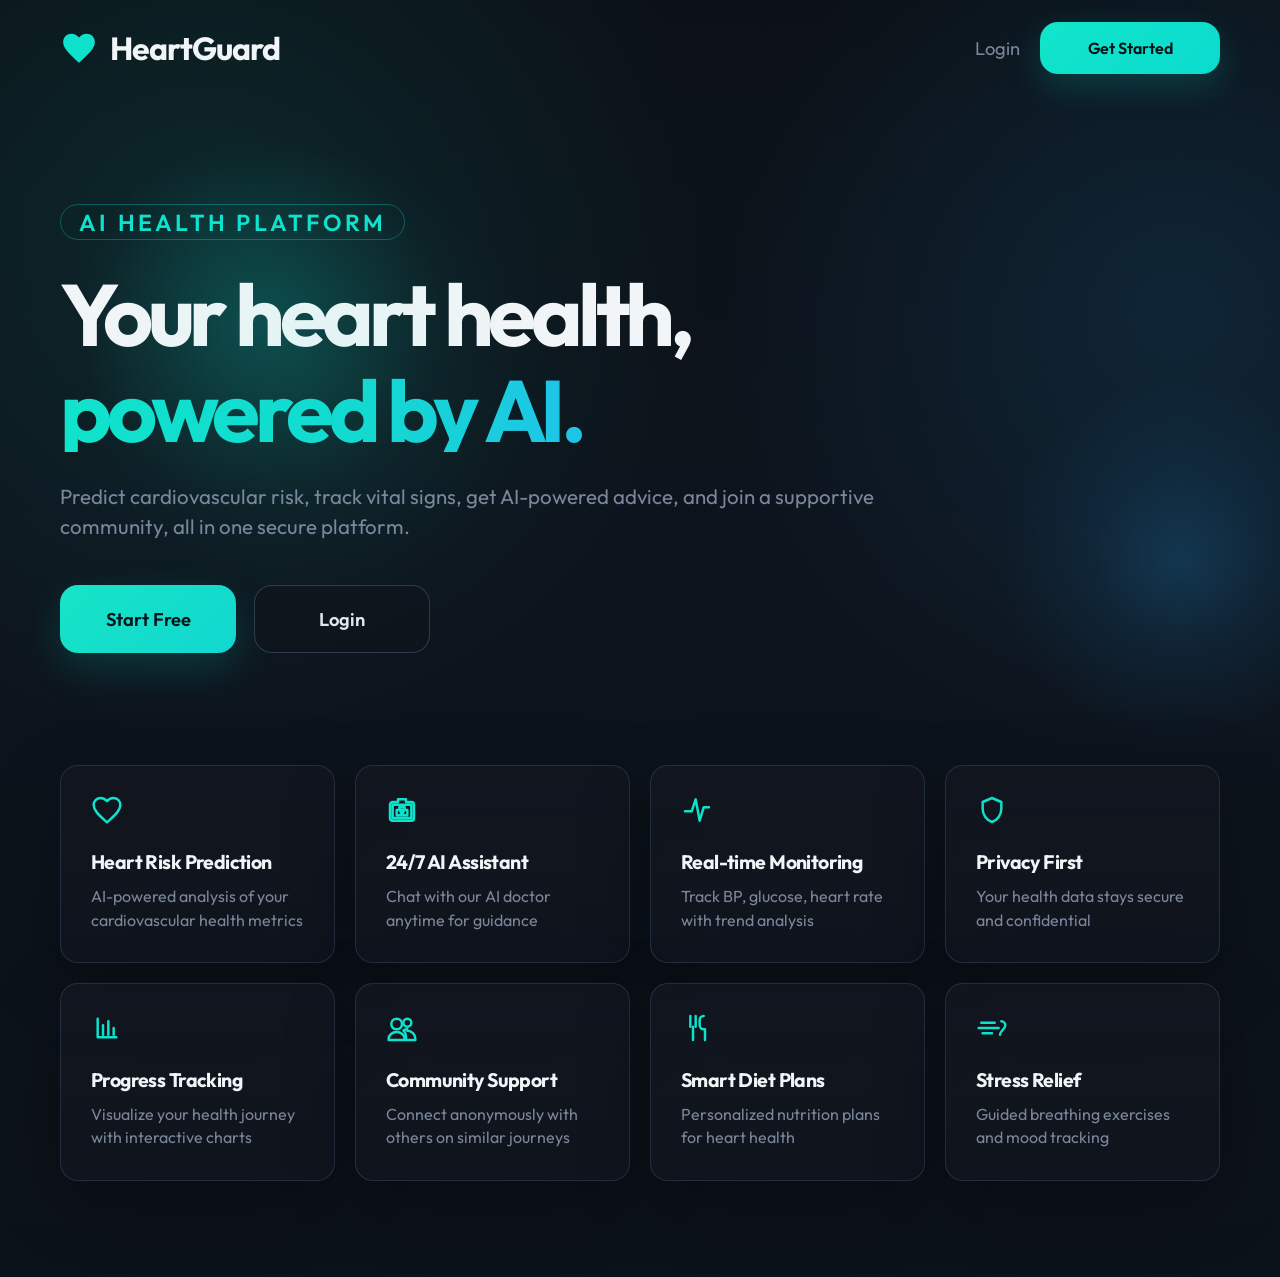
<file: frontend/index.html>
<!DOCTYPE html>
<html lang="en">
<head>
  <meta charset="UTF-8">
  <meta name="viewport" content="width=device-width, initial-scale=1.0">
  <title>HeartGuard | AI Health Platform</title>
  <link rel="preconnect" href="https://fonts.googleapis.com">
  <link rel="preconnect" href="https://fonts.gstatic.com" crossorigin>
  <link href="https://fonts.googleapis.com/css2?family=Outfit:wght@300;400;500;600;700;800&display=swap" rel="stylesheet">
  <link rel="stylesheet" href="styles.css">
</head>
<body>
  <div class="page-shell">
    <div class="ambient ambient-left"></div>
    <div class="ambient ambient-right"></div>

    <header class="site-header">
      <a class="brand" href="index.html" aria-label="HeartGuard home">
        <span class="brand-mark" aria-hidden="true">
          <svg viewBox="0 0 24 24" role="img">
            <path d="M12 21.35 10.55 20C5.4 15.24 2 12.09 2 8.25 2 5.12 4.42 3 7.25 3c1.8 0 3.53.91 4.75 2.34C13.22 3.91 14.95 3 16.75 3 19.58 3 22 5.12 22 8.25c0 3.84-3.4 6.99-8.55 11.75L12 21.35Z"></path>
          </svg>
        </span>
        <span class="brand-text">HeartGuard</span>
      </a>

      <nav class="site-nav" aria-label="Primary">
        <a class="nav-link" href="login.html">Login</a>
        <a class="nav-cta" href="login.html">Get Started</a>
      </nav>
    </header>

    <main>
      <section class="hero section-block">
        <div class="eyebrow">AI HEALTH PLATFORM</div>

        <h1 class="hero-title">
          Your heart health,
          <span class="gradient-copy">powered by AI.</span>
        </h1>

        <p class="hero-copy">
          Predict cardiovascular risk, track vital signs, get AI-powered advice,
          and join a supportive community, all in one secure platform.
        </p>

        <div class="hero-actions">
          <a class="button button-primary" href="dashboard.html">Start Free</a>
          <a class="button button-secondary" href="login.html">Login</a>
        </div>
      </section>

      <section class="features section-block" id="features">
        <div class="feature-grid">
          <article class="feature-card reveal-card">
            <div class="feature-icon" aria-hidden="true">
              <svg viewBox="0 0 24 24">
                <path d="M12 21.35 10.55 20C5.4 15.24 2 12.09 2 8.25 2 5.12 4.42 3 7.25 3c1.8 0 3.53.91 4.75 2.34C13.22 3.91 14.95 3 16.75 3 19.58 3 22 5.12 22 8.25c0 3.84-3.4 6.99-8.55 11.75L12 21.35Z"></path>
              </svg>
            </div>
            <h2>Heart Risk Prediction</h2>
            <p>AI-powered analysis of your cardiovascular health metrics</p>
          </article>

          <article class="feature-card reveal-card">
            <div class="feature-icon" aria-hidden="true">
              <svg viewBox="0 0 24 24">
                <path d="M9 4H15V6H19C20.1 6 21 6.9 21 8V18C21 19.1 20.1 20 19 20H5C3.9 20 3 19.1 3 18V8C3 6.9 3.9 6 5 6H9V4ZM5 8V18H19V8H5ZM10 10H14V12H16V16H8V12H10V10ZM11 12V14H13V12H11Z"></path>
              </svg>
            </div>
            <h2>24/7 AI Assistant</h2>
            <p>Chat with our AI doctor anytime for guidance</p>
          </article>

          <article class="feature-card reveal-card">
            <div class="feature-icon" aria-hidden="true">
              <svg viewBox="0 0 24 24">
                <path d="M3 13H8L11 4L14 20L17 10H21"></path>
              </svg>
            </div>
            <h2>Real-time Monitoring</h2>
            <p>Track BP, glucose, heart rate with trend analysis</p>
          </article>

          <article class="feature-card reveal-card">
            <div class="feature-icon" aria-hidden="true">
              <svg viewBox="0 0 24 24">
                <path d="M12 3 19 6V11C19 15.55 16.11 19.74 12 21 7.89 19.74 5 15.55 5 11V6L12 3Z"></path>
              </svg>
            </div>
            <h2>Privacy First</h2>
            <p>Your health data stays secure and confidential</p>
          </article>

          <article class="feature-card reveal-card">
            <div class="feature-icon" aria-hidden="true">
              <svg viewBox="0 0 24 24">
                <path d="M5 5V19H19"></path>
                <path d="M9 17V10"></path>
                <path d="M13 17V7"></path>
                <path d="M17 17V12"></path>
              </svg>
            </div>
            <h2>Progress Tracking</h2>
            <p>Visualize your health journey with interactive charts</p>
          </article>

          <article class="feature-card reveal-card">
            <div class="feature-icon" aria-hidden="true">
              <svg viewBox="0 0 24 24">
                <path d="M16 11C17.66 11 19 9.66 19 8S17.66 5 16 5 13 6.34 13 8 14.34 11 16 11Z"></path>
                <path d="M8 13C10.21 13 12 11.21 12 9S10.21 5 8 5 4 6.79 4 9 5.79 13 8 13Z"></path>
                <path d="M8 15C4.69 15 2 17.24 2 20V21H14V20C14 17.24 11.31 15 8 15Z"></path>
                <path d="M16 13C14.93 13 13.93 13.28 13.07 13.77C14.26 14.79 15 16.28 15 18V21H22V20C22 16.69 19.31 14 16 14"></path>
              </svg>
            </div>
            <h2>Community Support</h2>
            <p>Connect anonymously with others on similar journeys</p>
          </article>

          <article class="feature-card reveal-card">
            <div class="feature-icon" aria-hidden="true">
              <svg viewBox="0 0 24 24">
                <path d="M7 3V11"></path>
                <path d="M11 3V11"></path>
                <path d="M9 11V21"></path>
                <path d="M17 3C15.34 3 14 4.34 14 6V10C14 11.66 15.34 13 17 13H18V21"></path>
              </svg>
            </div>
            <h2>Smart Diet Plans</h2>
            <p>Personalized nutrition plans for heart health</p>
          </article>

          <article class="feature-card reveal-card">
            <div class="feature-icon" aria-hidden="true">
              <svg viewBox="0 0 24 24">
                <path d="M4 8H14"></path>
                <path d="M2 12H17"></path>
                <path d="M5 16H12"></path>
                <path d="M19 7C20.66 7 22 8.34 22 10C22 13 18 14 18 17"></path>
              </svg>
            </div>
            <h2>Stress Relief</h2>
            <p>Guided breathing exercises and mood tracking</p>
          </article>
        </div>
      </section>
    </main>
  </div>

  <script src="script.js"></script>
</body>
</html>
</file>
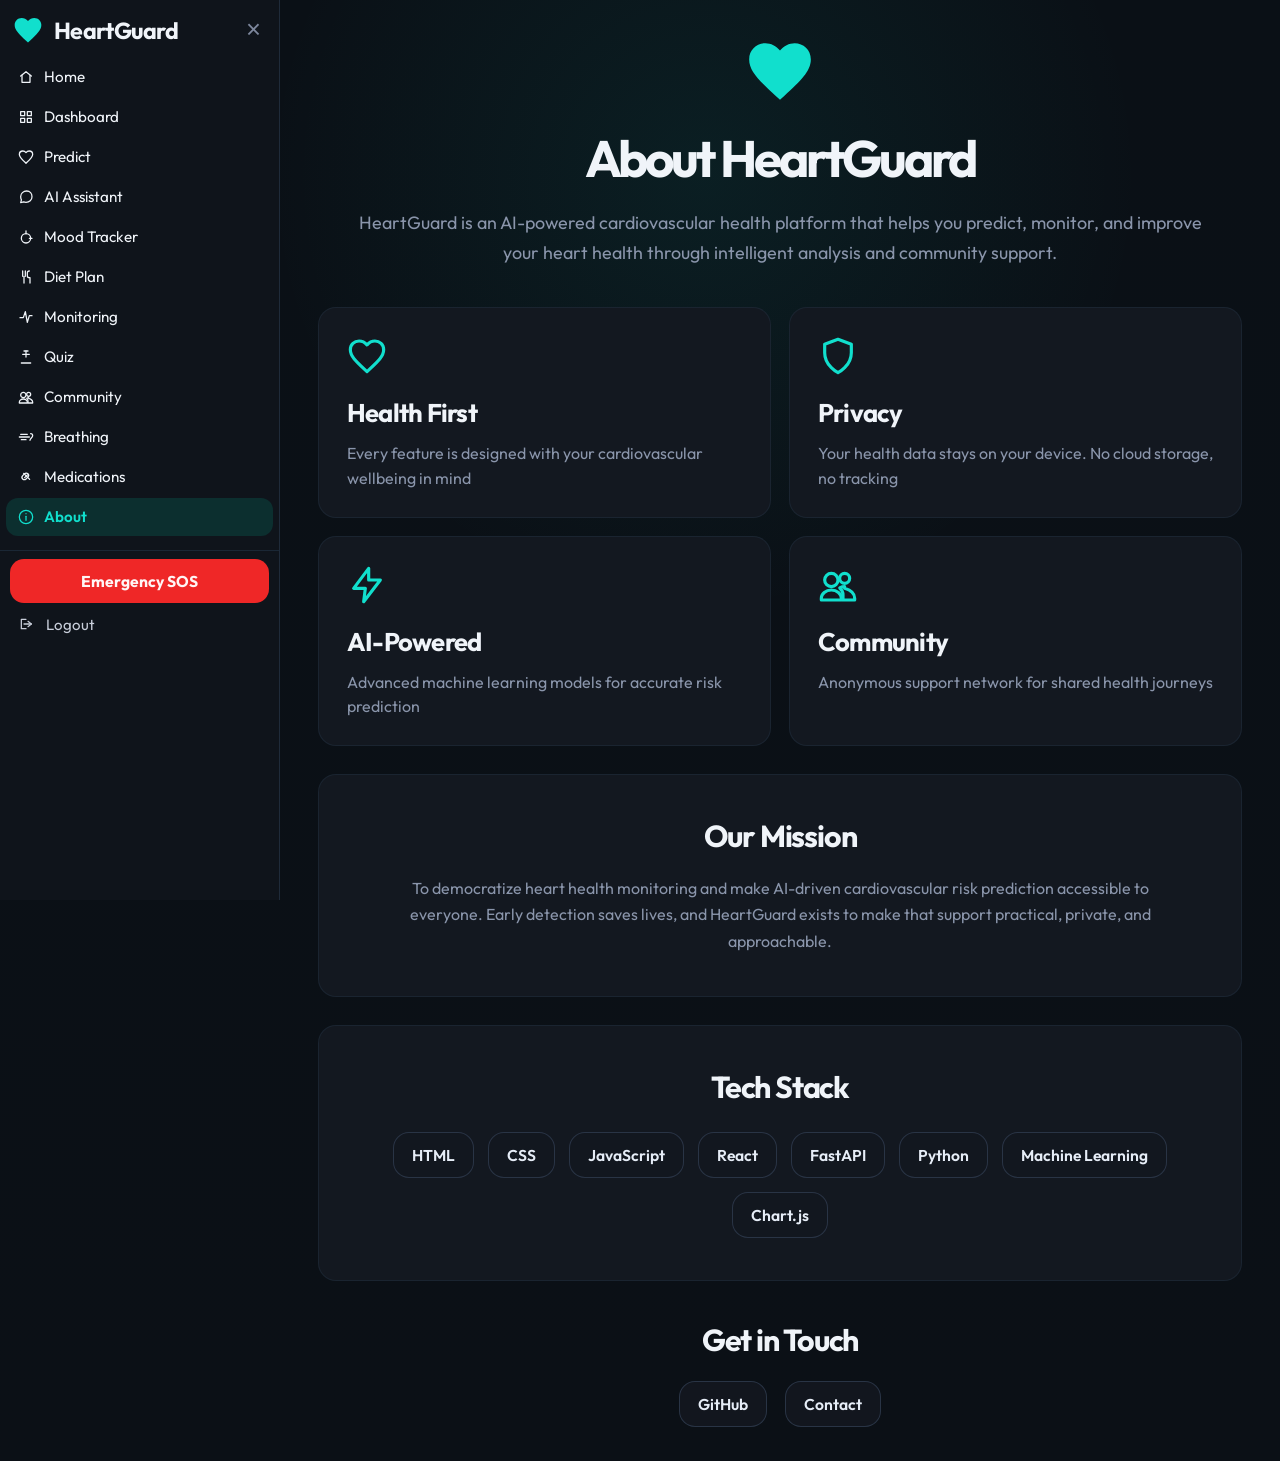
<file: frontend/about.html>
<!DOCTYPE html>
<html lang="en">
<head>
  <meta charset="UTF-8">
  <meta name="viewport" content="width=device-width, initial-scale=1.0">
  <title>HeartGuard | About</title>
  <link rel="preconnect" href="https://fonts.googleapis.com">
  <link rel="preconnect" href="https://fonts.gstatic.com" crossorigin>
  <link href="https://fonts.googleapis.com/css2?family=Outfit:wght@300;400;500;600;700;800&display=swap" rel="stylesheet">
  <link rel="stylesheet" href="about-styles.css">
</head>
<body>
  <div class="about-shell">
    <aside class="about-sidebar">
      <div class="about-sidebar-top">
        <a class="about-brand" href="index.html" aria-label="HeartGuard home">
          <span class="about-brand-mark" aria-hidden="true">
            <svg viewBox="0 0 24 24">
              <path d="M12 21.35 10.55 20C5.4 15.24 2 12.09 2 8.25 2 5.12 4.42 3 7.25 3c1.8 0 3.53.91 4.75 2.34C13.22 3.91 14.95 3 16.75 3 19.58 3 22 5.12 22 8.25c0 3.84-3.4 6.99-8.55 11.75L12 21.35Z"></path>
            </svg>
          </span>
          <span>HeartGuard</span>
        </a>
        <button class="about-close" type="button" aria-label="Close sidebar">&times;</button>
      </div>

      <nav class="about-nav" aria-label="Primary">
        <a class="about-nav-item" href="index.html">
          <span class="about-nav-icon" aria-hidden="true">
            <svg viewBox="0 0 24 24">
              <path d="M4 10.5L12 4L20 10.5"></path>
              <path d="M6 9.5V20H18V9.5"></path>
            </svg>
          </span>
          <span>Home</span>
        </a>

        <a class="about-nav-item" href="dashboard.html">
          <span class="about-nav-icon" aria-hidden="true">
            <svg viewBox="0 0 24 24">
              <path d="M4 4H10V10H4V4Z"></path>
              <path d="M14 4H20V10H14V4Z"></path>
              <path d="M4 14H10V20H4V14Z"></path>
              <path d="M14 14H20V20H14V14Z"></path>
            </svg>
          </span>
          <span>Dashboard</span>
        </a>

        <a class="about-nav-item" href="predict.html">
          <span class="about-nav-icon" aria-hidden="true">
            <svg viewBox="0 0 24 24">
              <path d="M12 21.35 10.55 20C5.4 15.24 2 12.09 2 8.25 2 5.12 4.42 3 7.25 3c1.8 0 3.53.91 4.75 2.34C13.22 3.91 14.95 3 16.75 3 19.58 3 22 5.12 22 8.25c0 3.84-3.4 6.99-8.55 11.75L12 21.35Z"></path>
            </svg>
          </span>
          <span>Predict</span>
        </a>

        <a class="about-nav-item" href="chatbot.html">
          <span class="about-nav-icon" aria-hidden="true">
            <svg viewBox="0 0 24 24">
              <path d="M21 11.5C21 16.19 16.97 20 12 20C10.78 20 9.61 19.77 8.55 19.35L4 20.5L5.15 16.33C4.42 14.95 4 13.28 4 11.5C4 6.81 8.03 3 13 3C17.97 3 21 6.81 21 11.5Z"></path>
            </svg>
          </span>
          <span>AI Assistant</span>
        </a>

        <a class="about-nav-item" href="mood.html">
          <span class="about-nav-icon" aria-hidden="true">
            <svg viewBox="0 0 24 24">
              <path d="M12 21C15.87 21 19 17.87 19 14C19 10.13 15.87 7 12 7C8.13 7 5 10.13 5 14C5 17.87 8.13 21 12 21Z"></path>
              <path d="M12 3V7"></path>
              <path d="M21 14H17"></path>
            </svg>
          </span>
          <span>Mood Tracker</span>
        </a>

        <a class="about-nav-item" href="diet.html">
          <span class="about-nav-icon" aria-hidden="true">
            <svg viewBox="0 0 24 24">
              <path d="M7 3V11"></path>
              <path d="M11 3V11"></path>
              <path d="M9 11V21"></path>
              <path d="M17 3C15.34 3 14 4.34 14 6V10C14 11.66 15.34 13 17 13H18V21"></path>
            </svg>
          </span>
          <span>Diet Plan</span>
        </a>

        <a class="about-nav-item" href="monitoring.html">
          <span class="about-nav-icon" aria-hidden="true">
            <svg viewBox="0 0 24 24">
              <path d="M3 13H8L11 4L14 20L17 10H21"></path>
            </svg>
          </span>
          <span>Monitoring</span>
        </a>

        <a class="about-nav-item" href="quiz.html">
          <span class="about-nav-icon" aria-hidden="true">
            <svg viewBox="0 0 24 24">
              <path d="M9 3H15"></path>
              <path d="M12 3V12"></path>
              <path d="M7 8H17"></path>
              <path d="M5 21H19"></path>
            </svg>
          </span>
          <span>Quiz</span>
        </a>

        <a class="about-nav-item" href="community.html">
          <span class="about-nav-icon" aria-hidden="true">
            <svg viewBox="0 0 24 24">
              <path d="M16 11C17.66 11 19 9.66 19 8S17.66 5 16 5 13 6.34 13 8 14.34 11 16 11Z"></path>
              <path d="M8 13C10.21 13 12 11.21 12 9S10.21 5 8 5 4 6.79 4 9 5.79 13 8 13Z"></path>
              <path d="M8 15C4.69 15 2 17.24 2 20V21H14V20C14 17.24 11.31 15 8 15Z"></path>
              <path d="M16 13C14.93 13 13.93 13.28 13.07 13.77C14.26 14.79 15 16.28 15 18V21H22V20C22 16.69 19.31 15 16 14"></path>
            </svg>
          </span>
          <span>Community</span>
        </a>

        <a class="about-nav-item" href="breathing.html">
          <span class="about-nav-icon" aria-hidden="true">
            <svg viewBox="0 0 24 24">
              <path d="M4 8H14"></path>
              <path d="M2 12H17"></path>
              <path d="M5 16H12"></path>
              <path d="M19 7C20.66 7 22 8.34 22 10C22 13 18 14 18 17"></path>
            </svg>
          </span>
          <span>Breathing</span>
        </a>

        <a class="about-nav-item" href="medications.html">
          <span class="about-nav-icon" aria-hidden="true">
            <svg viewBox="0 0 24 24">
              <path d="M10 13L14 9"></path>
              <path d="M8.5 6.5L17.5 15.5"></path>
              <path d="M7.05 14.95C5.68 13.58 5.68 11.35 7.05 9.98L9.88 7.15C11.25 5.78 13.47 5.78 14.84 7.15C16.21 8.52 16.21 10.75 14.84 12.12L12.01 14.95C10.64 16.32 8.42 16.32 7.05 14.95Z"></path>
            </svg>
          </span>
          <span>Medications</span>
        </a>

        <a class="about-nav-item active" href="about.html">
          <span class="about-nav-icon" aria-hidden="true">
            <svg viewBox="0 0 24 24">
              <path d="M12 17V11"></path>
              <path d="M12 7H12.01"></path>
              <path d="M12 22C17.52 22 22 17.52 22 12S17.52 2 12 2 2 6.48 2 12 6.48 22 12 22Z"></path>
            </svg>
          </span>
          <span>About</span>
        </a>
      </nav>

      <div class="about-sidebar-bottom">
        <a class="about-sos-button" href="sos.html">Emergency SOS</a>
        <a class="about-logout-link" href="index.html">
          <span class="about-nav-icon" aria-hidden="true">
            <svg viewBox="0 0 24 24">
              <path d="M15 16L20 12L15 8"></path>
              <path d="M20 12H9"></path>
              <path d="M12 19H5V5H12"></path>
            </svg>
          </span>
          <span>Logout</span>
        </a>
      </div>
    </aside>

    <main class="about-content">
      <section class="about-hero">
        <div class="hero-mark" aria-hidden="true">
          <svg viewBox="0 0 24 24">
            <path d="M12 21.35 10.55 20C5.4 15.24 2 12.09 2 8.25 2 5.12 4.42 3 7.25 3c1.8 0 3.53.91 4.75 2.34C13.22 3.91 14.95 3 16.75 3 19.58 3 22 5.12 22 8.25c0 3.84-3.4 6.99-8.55 11.75L12 21.35Z"></path>
          </svg>
        </div>
        <h1>About HeartGuard</h1>
        <p>
          HeartGuard is an AI-powered cardiovascular health platform that helps you
          predict, monitor, and improve your heart health through intelligent analysis and
          community support.
        </p>
      </section>

      <section class="about-feature-grid">
        <article class="about-feature-card">
          <div class="feature-icon">
            <svg viewBox="0 0 24 24">
              <path d="M12 21.35 10.55 20C5.4 15.24 2 12.09 2 8.25 2 5.12 4.42 3 7.25 3c1.8 0 3.53.91 4.75 2.34C13.22 3.91 14.95 3 16.75 3 19.58 3 22 5.12 22 8.25c0 3.84-3.4 6.99-8.55 11.75L12 21.35Z"></path>
            </svg>
          </div>
          <h2>Health First</h2>
          <p>Every feature is designed with your cardiovascular wellbeing in mind</p>
        </article>

        <article class="about-feature-card">
          <div class="feature-icon">
            <svg viewBox="0 0 24 24">
              <path d="M12 22S4 18 4 10V5L12 2L20 5V10C20 18 12 22 12 22Z"></path>
            </svg>
          </div>
          <h2>Privacy</h2>
          <p>Your health data stays on your device. No cloud storage, no tracking</p>
        </article>

        <article class="about-feature-card">
          <div class="feature-icon">
            <svg viewBox="0 0 24 24">
              <path d="M13 2L4 14H11L10 22L20 9H13L13 2Z"></path>
            </svg>
          </div>
          <h2>AI-Powered</h2>
          <p>Advanced machine learning models for accurate risk prediction</p>
        </article>

        <article class="about-feature-card">
          <div class="feature-icon">
            <svg viewBox="0 0 24 24">
              <path d="M16 11C17.66 11 19 9.66 19 8S17.66 5 16 5 13 6.34 13 8 14.34 11 16 11Z"></path>
              <path d="M8 13C10.21 13 12 11.21 12 9S10.21 5 8 5 4 6.79 4 9 5.79 13 8 13Z"></path>
              <path d="M8 15C4.69 15 2 17.24 2 20V21H14V20C14 17.24 11.31 15 8 15Z"></path>
              <path d="M16 13C14.93 13 13.93 13.28 13.07 13.77C14.26 14.79 15 16.28 15 18V21H22V20C22 16.69 19.31 15 16 14"></path>
            </svg>
          </div>
          <h2>Community</h2>
          <p>Anonymous support network for shared health journeys</p>
        </article>
      </section>

      <section class="about-mission-card">
        <h2>Our Mission</h2>
        <p>
          To democratize heart health monitoring and make AI-driven cardiovascular
          risk prediction accessible to everyone. Early detection saves lives, and
          HeartGuard exists to make that support practical, private, and approachable.
        </p>
      </section>

      <section class="about-stack-card">
        <h2>Tech Stack</h2>
        <div class="stack-tags">
          <span>HTML</span>
          <span>CSS</span>
          <span>JavaScript</span>
          <span>React</span>
          <span>FastAPI</span>
          <span>Python</span>
          <span>Machine Learning</span>
          <span>Chart.js</span>
        </div>
      </section>

      <section class="about-contact">
        <h2>Get in Touch</h2>
        <div class="contact-actions">
          <a class="contact-button" href="https://github.com/harry16102003/HeartGaurd" target="_blank" rel="noreferrer">GitHub</a>
          <a class="contact-button" href="https://docs.google.com/forms/d/e/1FAIpQLSczMKb9Go4dT2ZD1N0FMFect9I6UZgC28hOZ7qhiHC8UL4CfQ/viewform?usp=publish-editor" target="_blank" rel="noreferrer">Contact</a>
        </div>
      </section>
    </main>
  </div>
</body>
</html>
</file>
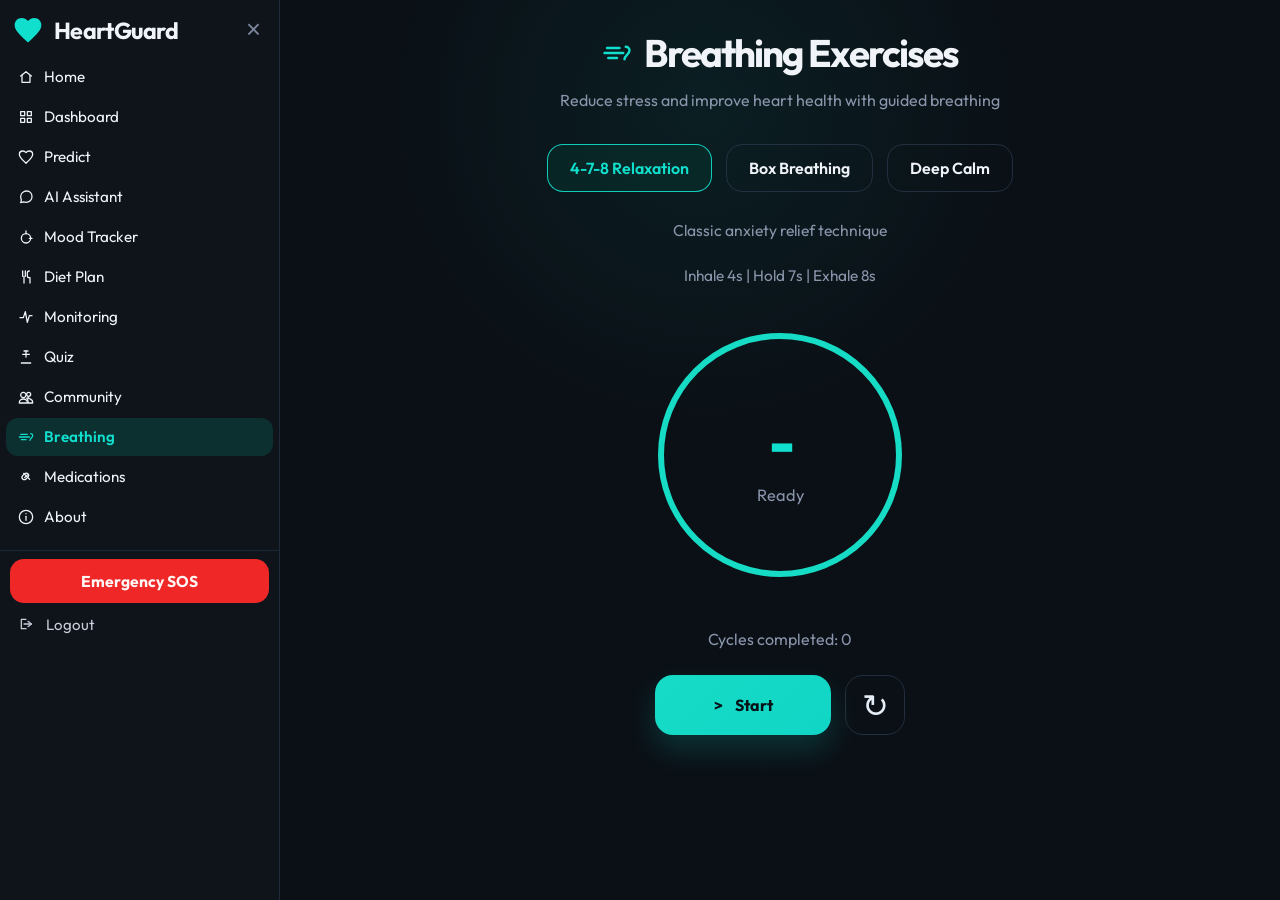
<file: frontend/breathing.html>
<!DOCTYPE html>
<html lang="en">
<head>
  <meta charset="UTF-8">
  <meta name="viewport" content="width=device-width, initial-scale=1.0">
  <title>HeartGuard | Breathing Exercises</title>
  <link rel="preconnect" href="https://fonts.googleapis.com">
  <link rel="preconnect" href="https://fonts.gstatic.com" crossorigin>
  <link href="https://fonts.googleapis.com/css2?family=Outfit:wght@300;400;500;600;700;800&display=swap" rel="stylesheet">
  <link rel="stylesheet" href="breathing-styles.css">
</head>
<body>
  <div class="breathing-shell">
    <aside class="breathing-sidebar">
      <div class="breathing-sidebar-top">
        <a class="breathing-brand" href="index.html" aria-label="HeartGuard home">
          <span class="breathing-brand-mark" aria-hidden="true">
            <svg viewBox="0 0 24 24">
              <path d="M12 21.35 10.55 20C5.4 15.24 2 12.09 2 8.25 2 5.12 4.42 3 7.25 3c1.8 0 3.53.91 4.75 2.34C13.22 3.91 14.95 3 16.75 3 19.58 3 22 5.12 22 8.25c0 3.84-3.4 6.99-8.55 11.75L12 21.35Z"></path>
            </svg>
          </span>
          <span>HeartGuard</span>
        </a>
        <button class="breathing-close" type="button" aria-label="Close sidebar">&times;</button>
      </div>

      <nav class="breathing-nav" aria-label="Primary">
        <a class="breathing-nav-item" href="index.html">
          <span class="breathing-nav-icon" aria-hidden="true">
            <svg viewBox="0 0 24 24">
              <path d="M4 10.5L12 4L20 10.5"></path>
              <path d="M6 9.5V20H18V9.5"></path>
            </svg>
          </span>
          <span>Home</span>
        </a>

        <a class="breathing-nav-item" href="dashboard.html">
          <span class="breathing-nav-icon" aria-hidden="true">
            <svg viewBox="0 0 24 24">
              <path d="M4 4H10V10H4V4Z"></path>
              <path d="M14 4H20V10H14V4Z"></path>
              <path d="M4 14H10V20H4V14Z"></path>
              <path d="M14 14H20V20H14V14Z"></path>
            </svg>
          </span>
          <span>Dashboard</span>
        </a>

        <a class="breathing-nav-item" href="predict.html">
          <span class="breathing-nav-icon" aria-hidden="true">
            <svg viewBox="0 0 24 24">
              <path d="M12 21.35 10.55 20C5.4 15.24 2 12.09 2 8.25 2 5.12 4.42 3 7.25 3c1.8 0 3.53.91 4.75 2.34C13.22 3.91 14.95 3 16.75 3 19.58 3 22 5.12 22 8.25c0 3.84-3.4 6.99-8.55 11.75L12 21.35Z"></path>
            </svg>
          </span>
          <span>Predict</span>
        </a>

        <a class="breathing-nav-item" href="chatbot.html">
          <span class="breathing-nav-icon" aria-hidden="true">
            <svg viewBox="0 0 24 24">
              <path d="M21 11.5C21 16.19 16.97 20 12 20C10.78 20 9.61 19.77 8.55 19.35L4 20.5L5.15 16.33C4.42 14.95 4 13.28 4 11.5C4 6.81 8.03 3 13 3C17.97 3 21 6.81 21 11.5Z"></path>
            </svg>
          </span>
          <span>AI Assistant</span>
        </a>

        <a class="breathing-nav-item" href="mood.html">
          <span class="breathing-nav-icon" aria-hidden="true">
            <svg viewBox="0 0 24 24">
              <path d="M12 21C15.87 21 19 17.87 19 14C19 10.13 15.87 7 12 7C8.13 7 5 10.13 5 14C5 17.87 8.13 21 12 21Z"></path>
              <path d="M12 3V7"></path>
              <path d="M21 14H17"></path>
            </svg>
          </span>
          <span>Mood Tracker</span>
        </a>

        <a class="breathing-nav-item" href="diet.html">
          <span class="breathing-nav-icon" aria-hidden="true">
            <svg viewBox="0 0 24 24">
              <path d="M7 3V11"></path>
              <path d="M11 3V11"></path>
              <path d="M9 11V21"></path>
              <path d="M17 3C15.34 3 14 4.34 14 6V10C14 11.66 15.34 13 17 13H18V21"></path>
            </svg>
          </span>
          <span>Diet Plan</span>
        </a>

        <a class="breathing-nav-item" href="monitoring.html">
          <span class="breathing-nav-icon" aria-hidden="true">
            <svg viewBox="0 0 24 24">
              <path d="M3 13H8L11 4L14 20L17 10H21"></path>
            </svg>
          </span>
          <span>Monitoring</span>
        </a>

        <a class="breathing-nav-item" href="quiz.html">
          <span class="breathing-nav-icon" aria-hidden="true">
            <svg viewBox="0 0 24 24">
              <path d="M9 3H15"></path>
              <path d="M12 3V12"></path>
              <path d="M7 8H17"></path>
              <path d="M5 21H19"></path>
            </svg>
          </span>
          <span>Quiz</span>
        </a>

        <a class="breathing-nav-item" href="community.html">
          <span class="breathing-nav-icon" aria-hidden="true">
            <svg viewBox="0 0 24 24">
              <path d="M16 11C17.66 11 19 9.66 19 8S17.66 5 16 5 13 6.34 13 8 14.34 11 16 11Z"></path>
              <path d="M8 13C10.21 13 12 11.21 12 9S10.21 5 8 5 4 6.79 4 9 5.79 13 8 13Z"></path>
              <path d="M8 15C4.69 15 2 17.24 2 20V21H14V20C14 17.24 11.31 15 8 15Z"></path>
              <path d="M16 13C14.93 13 13.93 13.28 13.07 13.77C14.26 14.79 15 16.28 15 18V21H22V20C22 16.69 19.31 15 16 14"></path>
            </svg>
          </span>
          <span>Community</span>
        </a>

        <a class="breathing-nav-item active" href="breathing.html">
          <span class="breathing-nav-icon" aria-hidden="true">
            <svg viewBox="0 0 24 24">
              <path d="M4 8H14"></path>
              <path d="M2 12H17"></path>
              <path d="M5 16H12"></path>
              <path d="M19 7C20.66 7 22 8.34 22 10C22 13 18 14 18 17"></path>
            </svg>
          </span>
          <span>Breathing</span>
        </a>

        <a class="breathing-nav-item" href="medications.html">
          <span class="breathing-nav-icon" aria-hidden="true">
            <svg viewBox="0 0 24 24">
              <path d="M10 13L14 9"></path>
              <path d="M8.5 6.5L17.5 15.5"></path>
              <path d="M7.05 14.95C5.68 13.58 5.68 11.35 7.05 9.98L9.88 7.15C11.25 5.78 13.47 5.78 14.84 7.15C16.21 8.52 16.21 10.75 14.84 12.12L12.01 14.95C10.64 16.32 8.42 16.32 7.05 14.95Z"></path>
            </svg>
          </span>
          <span>Medications</span>
        </a>

        <a class="breathing-nav-item" href="about.html">
          <span class="breathing-nav-icon" aria-hidden="true">
            <svg viewBox="0 0 24 24">
              <path d="M12 17V11"></path>
              <path d="M12 7H12.01"></path>
              <path d="M12 22C17.52 22 22 17.52 22 12S17.52 2 12 2 2 6.48 2 12 6.48 22 12 22Z"></path>
            </svg>
          </span>
          <span>About</span>
        </a>
      </nav>

      <div class="breathing-sidebar-bottom">
        <a class="breathing-sos-button" href="sos.html">Emergency SOS</a>
        <a class="breathing-logout-link" href="index.html">
          <span class="breathing-nav-icon" aria-hidden="true">
            <svg viewBox="0 0 24 24">
              <path d="M15 16L20 12L15 8"></path>
              <path d="M20 12H9"></path>
              <path d="M12 19H5V5H12"></path>
            </svg>
          </span>
          <span>Logout</span>
        </a>
      </div>
    </aside>

    <main class="breathing-content">
      <header class="breathing-header">
        <h1>
          <span class="breathing-title-icon" aria-hidden="true">
            <svg viewBox="0 0 24 24">
              <path d="M4 8H14"></path>
              <path d="M2 12H17"></path>
              <path d="M5 16H12"></path>
              <path d="M19 7C20.66 7 22 8.34 22 10C22 13 18 14 18 17"></path>
            </svg>
          </span>
          Breathing Exercises
        </h1>
        <p>Reduce stress and improve heart health with guided breathing</p>
      </header>

      <section class="breathing-exercise-switcher">
        <button class="exercise-chip active" type="button" data-exercise="478">4-7-8 Relaxation</button>
        <button class="exercise-chip" type="button" data-exercise="444">Box Breathing</button>
        <button class="exercise-chip" type="button" data-exercise="5510">Deep Calm</button>
      </section>

      <section class="breathing-meta">
        <p id="exerciseDescription">Classic anxiety relief technique</p>
        <p id="exercisePattern">Inhale 4s | Hold 7s | Exhale 8s</p>
      </section>

      <section class="breathing-stage">
        <div id="breathingOrb" class="breathing-orb ready">
          <div class="orb-inner">
            <div id="breathingCounter" class="orb-counter">-</div>
            <div id="breathingPhase" class="orb-phase">Ready</div>
          </div>
        </div>
      </section>

      <section class="breathing-footer">
        <p>Cycles completed: <span id="breathingCycles">0</span></p>
        <div class="breathing-actions">
          <button id="breathingStartPause" class="breathing-start-button" type="button">
            <span id="startPauseIcon">></span>
            <span id="startPauseLabel">Start</span>
          </button>
          <button id="breathingReset" class="breathing-reset-button" type="button">↻</button>
        </div>
      </section>
    </main>
  </div>

  <script src="breathing-script.js"></script>
</body>
</html>
</file>
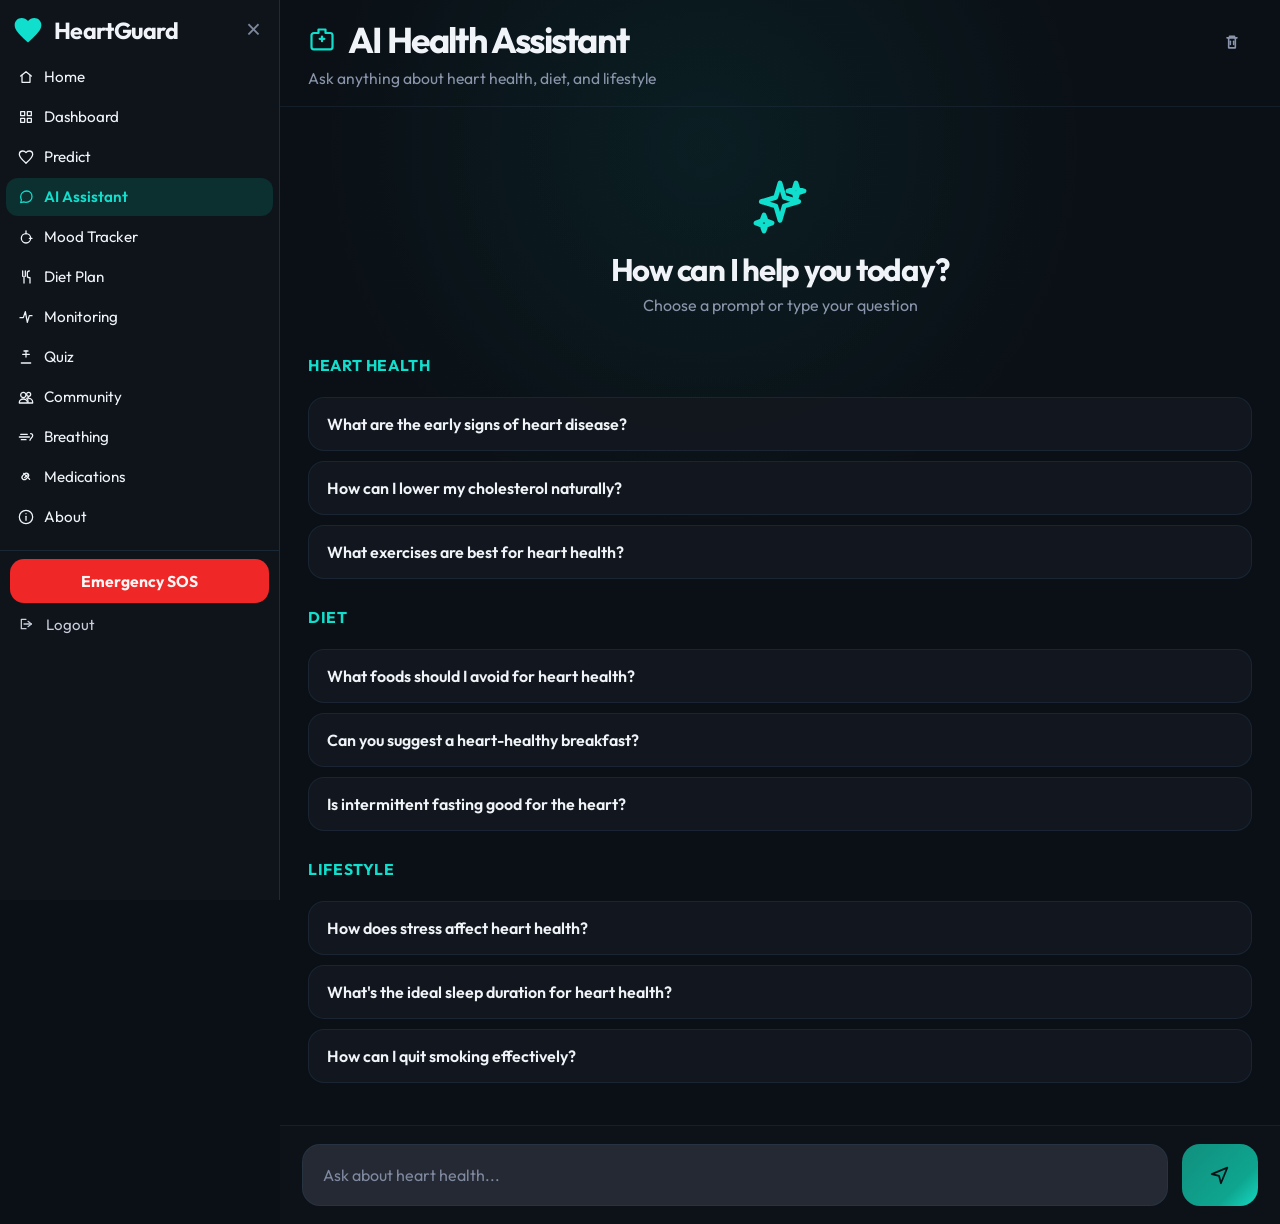
<file: frontend/chatbot.html>
<!DOCTYPE html>
<html lang="en">
<head>
  <meta charset="UTF-8">
  <meta name="viewport" content="width=device-width, initial-scale=1.0">
  <title>HeartGuard | AI Assistant</title>
  <link rel="preconnect" href="https://fonts.googleapis.com">
  <link rel="preconnect" href="https://fonts.gstatic.com" crossorigin>
  <link href="https://fonts.googleapis.com/css2?family=Outfit:wght@300;400;500;600;700;800&display=swap" rel="stylesheet">
  <link rel="stylesheet" href="chatbot-styles.css">
</head>
<body>
  <div class="assistant-shell">
    <aside class="assistant-sidebar">
      <div class="assistant-sidebar-top">
        <a class="assistant-brand" href="index.html" aria-label="HeartGuard home">
          <span class="assistant-brand-mark" aria-hidden="true">
            <svg viewBox="0 0 24 24">
              <path d="M12 21.35 10.55 20C5.4 15.24 2 12.09 2 8.25 2 5.12 4.42 3 7.25 3c1.8 0 3.53.91 4.75 2.34C13.22 3.91 14.95 3 16.75 3 19.58 3 22 5.12 22 8.25c0 3.84-3.4 6.99-8.55 11.75L12 21.35Z"></path>
            </svg>
          </span>
          <span>HeartGuard</span>
        </a>
        <button class="assistant-close" type="button" aria-label="Close sidebar">&times;</button>
      </div>

      <nav class="assistant-nav" aria-label="Primary">
        <a class="assistant-nav-item" href="index.html">
          <span class="assistant-nav-icon" aria-hidden="true">
            <svg viewBox="0 0 24 24">
              <path d="M4 10.5L12 4L20 10.5"></path>
              <path d="M6 9.5V20H18V9.5"></path>
            </svg>
          </span>
          <span>Home</span>
        </a>

        <a class="assistant-nav-item" href="dashboard.html">
          <span class="assistant-nav-icon" aria-hidden="true">
            <svg viewBox="0 0 24 24">
              <path d="M4 4H10V10H4V4Z"></path>
              <path d="M14 4H20V10H14V4Z"></path>
              <path d="M4 14H10V20H4V14Z"></path>
              <path d="M14 14H20V20H14V14Z"></path>
            </svg>
          </span>
          <span>Dashboard</span>
        </a>

        <a class="assistant-nav-item" href="predict.html">
          <span class="assistant-nav-icon" aria-hidden="true">
            <svg viewBox="0 0 24 24">
              <path d="M12 21.35 10.55 20C5.4 15.24 2 12.09 2 8.25 2 5.12 4.42 3 7.25 3c1.8 0 3.53.91 4.75 2.34C13.22 3.91 14.95 3 16.75 3 19.58 3 22 5.12 22 8.25c0 3.84-3.4 6.99-8.55 11.75L12 21.35Z"></path>
            </svg>
          </span>
          <span>Predict</span>
        </a>

        <a class="assistant-nav-item active" href="chatbot.html">
          <span class="assistant-nav-icon" aria-hidden="true">
            <svg viewBox="0 0 24 24">
              <path d="M21 11.5C21 16.19 16.97 20 12 20C10.78 20 9.61 19.77 8.55 19.35L4 20.5L5.15 16.33C4.42 14.95 4 13.28 4 11.5C4 6.81 8.03 3 13 3C17.97 3 21 6.81 21 11.5Z"></path>
            </svg>
          </span>
          <span>AI Assistant</span>
        </a>

        <a class="assistant-nav-item" href="mood.html">
          <span class="assistant-nav-icon" aria-hidden="true">
            <svg viewBox="0 0 24 24">
              <path d="M12 21C15.87 21 19 17.87 19 14C19 10.13 15.87 7 12 7C8.13 7 5 10.13 5 14C5 17.87 8.13 21 12 21Z"></path>
              <path d="M12 3V7"></path>
              <path d="M21 14H17"></path>
            </svg>
          </span>
          <span>Mood Tracker</span>
        </a>

        <a class="assistant-nav-item" href="diet.html">
          <span class="assistant-nav-icon" aria-hidden="true">
            <svg viewBox="0 0 24 24">
              <path d="M7 3V11"></path>
              <path d="M11 3V11"></path>
              <path d="M9 11V21"></path>
              <path d="M17 3C15.34 3 14 4.34 14 6V10C14 11.66 15.34 13 17 13H18V21"></path>
            </svg>
          </span>
          <span>Diet Plan</span>
        </a>

        <a class="assistant-nav-item" href="monitoring.html">
          <span class="assistant-nav-icon" aria-hidden="true">
            <svg viewBox="0 0 24 24">
              <path d="M3 13H8L11 4L14 20L17 10H21"></path>
            </svg>
          </span>
          <span>Monitoring</span>
        </a>

        <a class="assistant-nav-item" href="quiz.html">
          <span class="assistant-nav-icon" aria-hidden="true">
            <svg viewBox="0 0 24 24">
              <path d="M9 3H15"></path>
              <path d="M12 3V12"></path>
              <path d="M7 8H17"></path>
              <path d="M5 21H19"></path>
            </svg>
          </span>
          <span>Quiz</span>
        </a>

        <a class="assistant-nav-item" href="community.html">
          <span class="assistant-nav-icon" aria-hidden="true">
            <svg viewBox="0 0 24 24">
              <path d="M16 11C17.66 11 19 9.66 19 8S17.66 5 16 5 13 6.34 13 8 14.34 11 16 11Z"></path>
              <path d="M8 13C10.21 13 12 11.21 12 9S10.21 5 8 5 4 6.79 4 9 5.79 13 8 13Z"></path>
              <path d="M8 15C4.69 15 2 17.24 2 20V21H14V20C14 17.24 11.31 15 8 15Z"></path>
              <path d="M16 13C14.93 13 13.93 13.28 13.07 13.77C14.26 14.79 15 16.28 15 18V21H22V20C22 16.69 19.31 14 16 14"></path>
            </svg>
          </span>
          <span>Community</span>
        </a>

        <a class="assistant-nav-item" href="breathing.html">
          <span class="assistant-nav-icon" aria-hidden="true">
            <svg viewBox="0 0 24 24">
              <path d="M4 8H14"></path>
              <path d="M2 12H17"></path>
              <path d="M5 16H12"></path>
              <path d="M19 7C20.66 7 22 8.34 22 10C22 13 18 14 18 17"></path>
            </svg>
          </span>
          <span>Breathing</span>
        </a>

        <a class="assistant-nav-item" href="medications.html">
          <span class="assistant-nav-icon" aria-hidden="true">
            <svg viewBox="0 0 24 24">
              <path d="M10 13L14 9"></path>
              <path d="M8.5 6.5L17.5 15.5"></path>
              <path d="M7.05 14.95C5.68 13.58 5.68 11.35 7.05 9.98L9.88 7.15C11.25 5.78 13.47 5.78 14.84 7.15C16.21 8.52 16.21 10.75 14.84 12.12L12.01 14.95C10.64 16.32 8.42 16.32 7.05 14.95Z"></path>
            </svg>
          </span>
          <span>Medications</span>
        </a>

        <a class="assistant-nav-item" href="about.html">
          <span class="assistant-nav-icon" aria-hidden="true">
            <svg viewBox="0 0 24 24">
              <path d="M12 17V11"></path>
              <path d="M12 7H12.01"></path>
              <path d="M12 22C17.52 22 22 17.52 22 12S17.52 2 12 2 2 6.48 2 12 6.48 22 12 22Z"></path>
            </svg>
          </span>
          <span>About</span>
        </a>
      </nav>

      <div class="assistant-sidebar-bottom">
        <a class="assistant-sos-button" href="sos.html">Emergency SOS</a>
        <a class="assistant-logout-link" href="index.html">
          <span class="assistant-nav-icon" aria-hidden="true">
            <svg viewBox="0 0 24 24">
              <path d="M15 16L20 12L15 8"></path>
              <path d="M20 12H9"></path>
              <path d="M12 19H5V5H12"></path>
            </svg>
          </span>
          <span>Logout</span>
        </a>
      </div>
    </aside>

    <main class="assistant-content">
      <header class="assistant-header">
        <div>
          <h1>
            <span class="assistant-title-icon" aria-hidden="true">
              <svg viewBox="0 0 24 24">
                <path d="M9 3H15V6H19C20.1 6 21 6.9 21 8V18C21 19.1 20.1 20 19 20H5C3.9 20 3 19.1 3 18V8C3 6.9 3.9 6 5 6H9V3Z"></path>
                <path d="M10 11H14"></path>
                <path d="M12 9V13"></path>
              </svg>
            </span>
            AI Health Assistant
          </h1>
          <p>Ask anything about heart health, diet, and lifestyle</p>
        </div>

        <button id="resetChatButton" class="assistant-reset" type="button" aria-label="Delete chat">
          <svg viewBox="0 0 24 24" aria-hidden="true">
            <path d="M6 7H18"></path>
            <path d="M9 7V5H15V7"></path>
            <path d="M8 7V19H16V7"></path>
            <path d="M10 11V15"></path>
            <path d="M14 11V15"></path>
          </svg>
        </button>
      </header>

      <section id="assistantPromptView" class="assistant-view prompt-view">
        <div class="assistant-empty-state">
          <div class="assistant-empty-icon" aria-hidden="true">
            <svg viewBox="0 0 24 24">
              <path d="M12 3L13.6 8.4L19 10L13.6 11.6L12 17L10.4 11.6L5 10L10.4 8.4L12 3Z"></path>
              <path d="M18 3L18.7 5.3L21 6L18.7 6.7L18 9L17.3 6.7L15 6L17.3 5.3L18 3Z"></path>
              <path d="M6 15L6.8 17.2L9 18L6.8 18.8L6 21L5.2 18.8L3 18L5.2 17.2L6 15Z"></path>
            </svg>
          </div>
          <h2>How can I help you today?</h2>
          <p>Choose a prompt or type your question</p>
        </div>

        <div class="prompt-groups">
          <section class="prompt-group">
            <h3>HEART HEALTH</h3>
            <button class="prompt-card" type="button" data-question="What are the early signs of heart disease?">What are the early signs of heart disease?</button>
            <button class="prompt-card" type="button" data-question="How can I lower my cholesterol naturally?">How can I lower my cholesterol naturally?</button>
            <button class="prompt-card" type="button" data-question="What exercises are best for heart health?">What exercises are best for heart health?</button>
          </section>

          <section class="prompt-group">
            <h3>DIET</h3>
            <button class="prompt-card" type="button" data-question="What foods should I avoid for heart health?">What foods should I avoid for heart health?</button>
            <button class="prompt-card" type="button" data-question="Can you suggest a heart-healthy breakfast?">Can you suggest a heart-healthy breakfast?</button>
            <button class="prompt-card" type="button" data-question="Is intermittent fasting good for the heart?">Is intermittent fasting good for the heart?</button>
          </section>

          <section class="prompt-group">
            <h3>LIFESTYLE</h3>
            <button class="prompt-card" type="button" data-question="How does stress affect heart health?">How does stress affect heart health?</button>
            <button class="prompt-card" type="button" data-question="What's the ideal sleep duration for heart health?">What's the ideal sleep duration for heart health?</button>
            <button class="prompt-card" type="button" data-question="How can I quit smoking effectively?">How can I quit smoking effectively?</button>
          </section>
        </div>
      </section>

      <section id="assistantChatView" class="assistant-view chat-view hidden">
        <div id="assistantMessages" class="assistant-messages"></div>
      </section>

      <form id="assistantForm" class="assistant-input-bar">
        <input
          id="assistantInput"
          type="text"
          placeholder="Ask about heart health..."
          autocomplete="off"
        >
        <button id="assistantSendButton" class="assistant-send" type="submit" aria-label="Send message">
          <svg viewBox="0 0 24 24" aria-hidden="true">
            <path d="M3 11L20 4L13 21L11 13L3 11Z"></path>
          </svg>
        </button>
      </form>
    </main>
  </div>

  <script src="chatbot-script.js"></script>
</body>
</html>
</file>
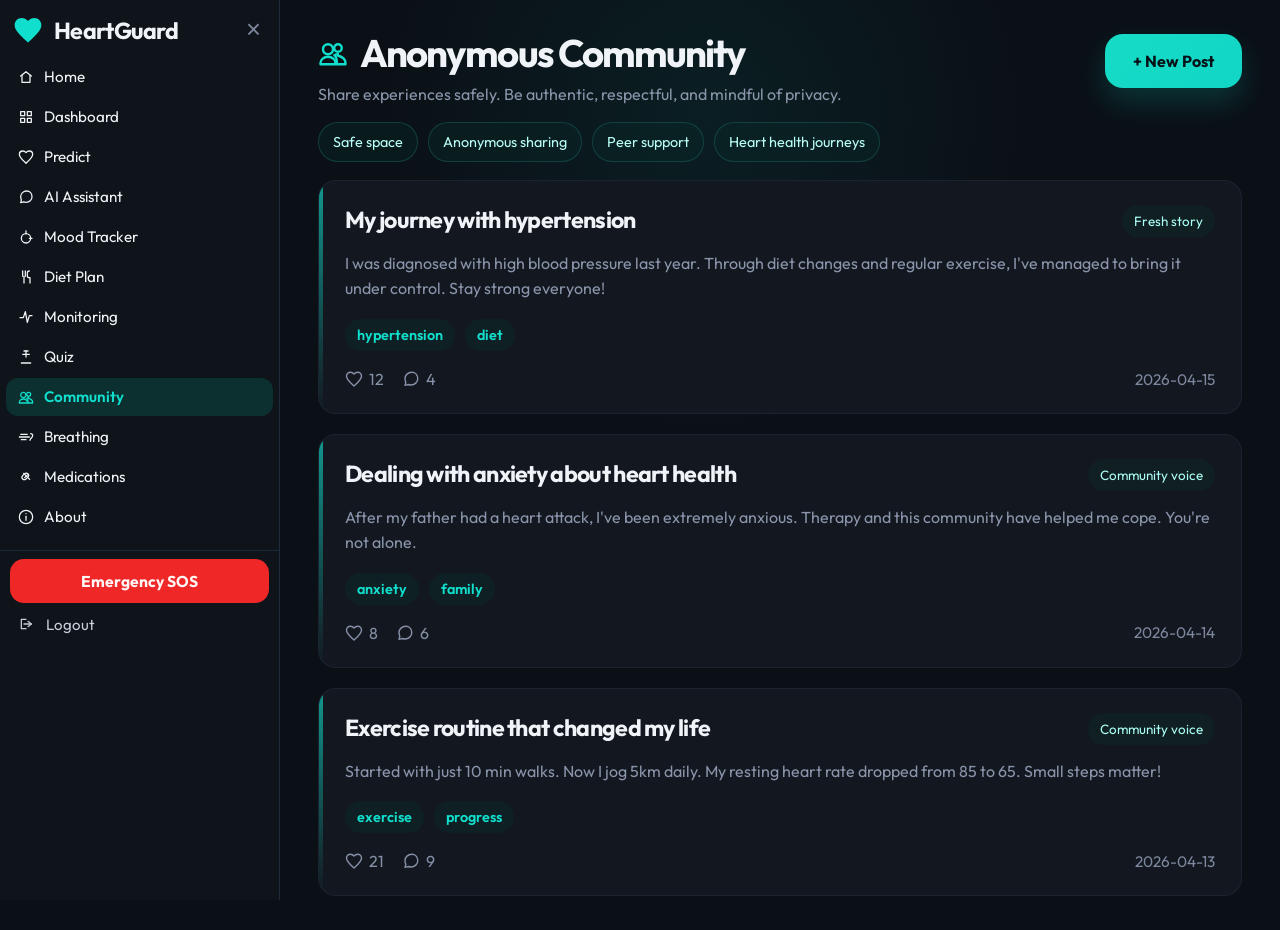
<file: frontend/community.html>
<!DOCTYPE html>
<html lang="en">
<head>
  <meta charset="UTF-8">
  <meta name="viewport" content="width=device-width, initial-scale=1.0">
  <title>HeartGuard | Anonymous Community</title>
  <link rel="preconnect" href="https://fonts.googleapis.com">
  <link rel="preconnect" href="https://fonts.gstatic.com" crossorigin>
  <link href="https://fonts.googleapis.com/css2?family=Outfit:wght@300;400;500;600;700;800&display=swap" rel="stylesheet">
  <link rel="stylesheet" href="community-styles.css">
</head>
<body>
  <div class="community-shell">
    <aside class="community-sidebar">
      <div class="community-sidebar-top">
        <a class="community-brand" href="index.html" aria-label="HeartGuard home">
          <span class="community-brand-mark" aria-hidden="true">
            <svg viewBox="0 0 24 24">
              <path d="M12 21.35 10.55 20C5.4 15.24 2 12.09 2 8.25 2 5.12 4.42 3 7.25 3c1.8 0 3.53.91 4.75 2.34C13.22 3.91 14.95 3 16.75 3 19.58 3 22 5.12 22 8.25c0 3.84-3.4 6.99-8.55 11.75L12 21.35Z"></path>
            </svg>
          </span>
          <span>HeartGuard</span>
        </a>
        <button class="community-close" type="button" aria-label="Close sidebar">&times;</button>
      </div>

      <nav class="community-nav" aria-label="Primary">
        <a class="community-nav-item" href="index.html">
          <span class="community-nav-icon" aria-hidden="true">
            <svg viewBox="0 0 24 24">
              <path d="M4 10.5L12 4L20 10.5"></path>
              <path d="M6 9.5V20H18V9.5"></path>
            </svg>
          </span>
          <span>Home</span>
        </a>

        <a class="community-nav-item" href="dashboard.html">
          <span class="community-nav-icon" aria-hidden="true">
            <svg viewBox="0 0 24 24">
              <path d="M4 4H10V10H4V4Z"></path>
              <path d="M14 4H20V10H14V4Z"></path>
              <path d="M4 14H10V20H4V14Z"></path>
              <path d="M14 14H20V20H14V14Z"></path>
            </svg>
          </span>
          <span>Dashboard</span>
        </a>

        <a class="community-nav-item" href="predict.html">
          <span class="community-nav-icon" aria-hidden="true">
            <svg viewBox="0 0 24 24">
              <path d="M12 21.35 10.55 20C5.4 15.24 2 12.09 2 8.25 2 5.12 4.42 3 7.25 3c1.8 0 3.53.91 4.75 2.34C13.22 3.91 14.95 3 16.75 3 19.58 3 22 5.12 22 8.25c0 3.84-3.4 6.99-8.55 11.75L12 21.35Z"></path>
            </svg>
          </span>
          <span>Predict</span>
        </a>

        <a class="community-nav-item" href="chatbot.html">
          <span class="community-nav-icon" aria-hidden="true">
            <svg viewBox="0 0 24 24">
              <path d="M21 11.5C21 16.19 16.97 20 12 20C10.78 20 9.61 19.77 8.55 19.35L4 20.5L5.15 16.33C4.42 14.95 4 13.28 4 11.5C4 6.81 8.03 3 13 3C17.97 3 21 6.81 21 11.5Z"></path>
            </svg>
          </span>
          <span>AI Assistant</span>
        </a>

        <a class="community-nav-item" href="mood.html">
          <span class="community-nav-icon" aria-hidden="true">
            <svg viewBox="0 0 24 24">
              <path d="M12 21C15.87 21 19 17.87 19 14C19 10.13 15.87 7 12 7C8.13 7 5 10.13 5 14C5 17.87 8.13 21 12 21Z"></path>
              <path d="M12 3V7"></path>
              <path d="M21 14H17"></path>
            </svg>
          </span>
          <span>Mood Tracker</span>
        </a>

        <a class="community-nav-item" href="diet.html">
          <span class="community-nav-icon" aria-hidden="true">
            <svg viewBox="0 0 24 24">
              <path d="M7 3V11"></path>
              <path d="M11 3V11"></path>
              <path d="M9 11V21"></path>
              <path d="M17 3C15.34 3 14 4.34 14 6V10C14 11.66 15.34 13 17 13H18V21"></path>
            </svg>
          </span>
          <span>Diet Plan</span>
        </a>

        <a class="community-nav-item" href="monitoring.html">
          <span class="community-nav-icon" aria-hidden="true">
            <svg viewBox="0 0 24 24">
              <path d="M3 13H8L11 4L14 20L17 10H21"></path>
            </svg>
          </span>
          <span>Monitoring</span>
        </a>

        <a class="community-nav-item" href="quiz.html">
          <span class="community-nav-icon" aria-hidden="true">
            <svg viewBox="0 0 24 24">
              <path d="M9 3H15"></path>
              <path d="M12 3V12"></path>
              <path d="M7 8H17"></path>
              <path d="M5 21H19"></path>
            </svg>
          </span>
          <span>Quiz</span>
        </a>

        <a class="community-nav-item active" href="community.html">
          <span class="community-nav-icon" aria-hidden="true">
            <svg viewBox="0 0 24 24">
              <path d="M16 11C17.66 11 19 9.66 19 8S17.66 5 16 5 13 6.34 13 8 14.34 11 16 11Z"></path>
              <path d="M8 13C10.21 13 12 11.21 12 9S10.21 5 8 5 4 6.79 4 9 5.79 13 8 13Z"></path>
              <path d="M8 15C4.69 15 2 17.24 2 20V21H14V20C14 17.24 11.31 15 8 15Z"></path>
              <path d="M16 13C14.93 13 13.93 13.28 13.07 13.77C14.26 14.79 15 16.28 15 18V21H22V20C22 16.69 19.31 15 16 14"></path>
            </svg>
          </span>
          <span>Community</span>
        </a>

        <a class="community-nav-item" href="breathing.html">
          <span class="community-nav-icon" aria-hidden="true">
            <svg viewBox="0 0 24 24">
              <path d="M4 8H14"></path>
              <path d="M2 12H17"></path>
              <path d="M5 16H12"></path>
              <path d="M19 7C20.66 7 22 8.34 22 10C22 13 18 14 18 17"></path>
            </svg>
          </span>
          <span>Breathing</span>
        </a>

        <a class="community-nav-item" href="medications.html">
          <span class="community-nav-icon" aria-hidden="true">
            <svg viewBox="0 0 24 24">
              <path d="M10 13L14 9"></path>
              <path d="M8.5 6.5L17.5 15.5"></path>
              <path d="M7.05 14.95C5.68 13.58 5.68 11.35 7.05 9.98L9.88 7.15C11.25 5.78 13.47 5.78 14.84 7.15C16.21 8.52 16.21 10.75 14.84 12.12L12.01 14.95C10.64 16.32 8.42 16.32 7.05 14.95Z"></path>
            </svg>
          </span>
          <span>Medications</span>
        </a>

        <a class="community-nav-item" href="about.html">
          <span class="community-nav-icon" aria-hidden="true">
            <svg viewBox="0 0 24 24">
              <path d="M12 17V11"></path>
              <path d="M12 7H12.01"></path>
              <path d="M12 22C17.52 22 22 17.52 22 12S17.52 2 12 2 2 6.48 2 12 6.48 22 12 22Z"></path>
            </svg>
          </span>
          <span>About</span>
        </a>
      </nav>

      <div class="community-sidebar-bottom">
        <a class="community-sos-button" href="sos.html">Emergency SOS</a>
        <a class="community-logout-link" href="index.html">
          <span class="community-nav-icon" aria-hidden="true">
            <svg viewBox="0 0 24 24">
              <path d="M15 16L20 12L15 8"></path>
              <path d="M20 12H9"></path>
              <path d="M12 19H5V5H12"></path>
            </svg>
          </span>
          <span>Logout</span>
        </a>
      </div>
    </aside>

    <main class="community-content">
      <header class="community-header">
        <div>
          <h1>
            <span class="community-title-icon" aria-hidden="true">
              <svg viewBox="0 0 24 24">
                <path d="M16 11C17.66 11 19 9.66 19 8S17.66 5 16 5 13 6.34 13 8 14.34 11 16 11Z"></path>
                <path d="M8 13C10.21 13 12 11.21 12 9S10.21 5 8 5 4 6.79 4 9 5.79 13 8 13Z"></path>
                <path d="M8 15C4.69 15 2 17.24 2 20V21H14V20C14 17.24 11.31 15 8 15Z"></path>
                <path d="M16 13C14.93 13 13.93 13.28 13.07 13.77C14.26 14.79 15 16.28 15 18V21H22V20C22 16.69 19.31 15 16 14"></path>
              </svg>
            </span>
            Anonymous Community
          </h1>
          <p>Share experiences safely. Be authentic, respectful, and mindful of privacy.</p>
        </div>
        <button id="togglePostComposer" class="header-action" type="button">+ New Post</button>
      </header>

      <section class="community-insights">
        <div class="insight-pill">Safe space</div>
        <div class="insight-pill">Anonymous sharing</div>
        <div class="insight-pill">Peer support</div>
        <div class="insight-pill">Heart health journeys</div>
      </section>

      <section id="postComposerCard" class="composer-card hidden">
        <div class="composer-card-head">
          <h2>Create Anonymous Post</h2>
        </div>

        <label class="composer-field">
          <span>Title</span>
          <input id="postTitleInput" type="text" placeholder="Ex: Feeling overwhelmed with studies lately">
        </label>

        <label class="composer-field">
          <span>Your Post</span>
          <textarea id="postBodyInput" rows="6" placeholder="Write what is on your mind..."></textarea>
          <small><span id="postCharacterCount">0</span> characters</small>
        </label>

        <label class="composer-field">
          <span>Tags</span>
          <input id="postTagsInput" type="text" placeholder="stress, anxiety, exams">
          <small>Add comma-separated tags</small>
        </label>

        <div class="composer-actions">
          <button id="clearPostFormButton" class="ghost-button" type="button">Clear</button>
          <button id="publishPostButton" class="primary-button" type="button">Publish Anonymously</button>
        </div>
      </section>

      <section id="communityFeed" class="community-feed"></section>
    </main>
  </div>

  <script src="community-script.js"></script>
</body>
</html>
</file>
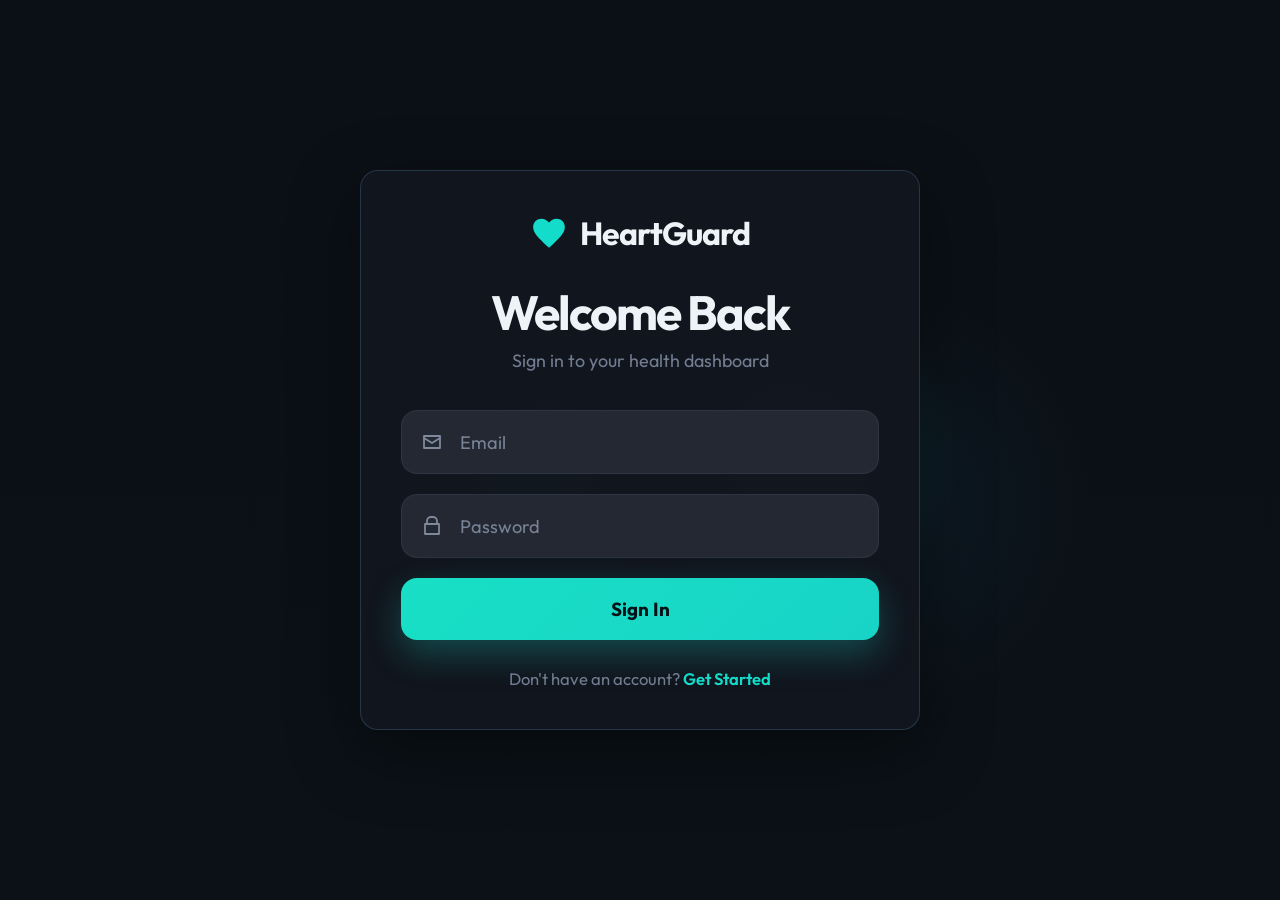
<file: frontend/login.html>
<!DOCTYPE html>
<html lang="en">
<head>
  <meta charset="UTF-8">
  <meta name="viewport" content="width=device-width, initial-scale=1.0">
  <title>HeartGuard | Login</title>
  <link rel="preconnect" href="https://fonts.googleapis.com">
  <link rel="preconnect" href="https://fonts.gstatic.com" crossorigin>
  <link href="https://fonts.googleapis.com/css2?family=Outfit:wght@300;400;500;600;700;800&display=swap" rel="stylesheet">
  <link rel="stylesheet" href="login-styles.css">
</head>
<body>
  <main class="login-shell">
    <div class="login-ambient login-ambient-left"></div>
    <div class="login-ambient login-ambient-right"></div>

    <section class="login-card" aria-labelledby="login-title">
      <a class="login-brand" href="index.html" aria-label="HeartGuard home">
        <span class="login-brand-mark" aria-hidden="true">
          <svg viewBox="0 0 24 24">
            <path d="M12 21.35 10.55 20C5.4 15.24 2 12.09 2 8.25 2 5.12 4.42 3 7.25 3c1.8 0 3.53.91 4.75 2.34C13.22 3.91 14.95 3 16.75 3 19.58 3 22 5.12 22 8.25c0 3.84-3.4 6.99-8.55 11.75L12 21.35Z"></path>
          </svg>
        </span>
        <span>HeartGuard</span>
      </a>

      <header class="login-copy">
        <h1 id="login-title">Welcome Back</h1>
        <p>Sign in to your health dashboard</p>
      </header>

      <form class="login-form" id="loginForm">
        <label class="input-shell" for="email">
          <span class="input-icon" aria-hidden="true">
            <svg viewBox="0 0 24 24">
              <path d="M4 6H20V18H4V6Z"></path>
              <path d="M4 8L12 13L20 8"></path>
            </svg>
          </span>
          <input id="email" name="email" type="email" placeholder="Email" autocomplete="email" required>
        </label>

        <label class="input-shell" for="password">
          <span class="input-icon" aria-hidden="true">
            <svg viewBox="0 0 24 24">
              <path d="M7 10V7C7 4.79 8.79 3 11 3H13C15.21 3 17 4.79 17 7V10"></path>
              <path d="M5 10H19V20H5V10Z"></path>
            </svg>
          </span>
          <input id="password" name="password" type="password" placeholder="Password" autocomplete="current-password" required>
        </label>

        <button class="sign-in-button" type="submit">Sign In</button>
      </form>

      <p class="signup-copy">
        Don't have an account?
        <a href="dashboard.html">Get Started</a>
      </p>
    </section>
  </main>

  <script src="login-script.js"></script>
</body>
</html>
</file>
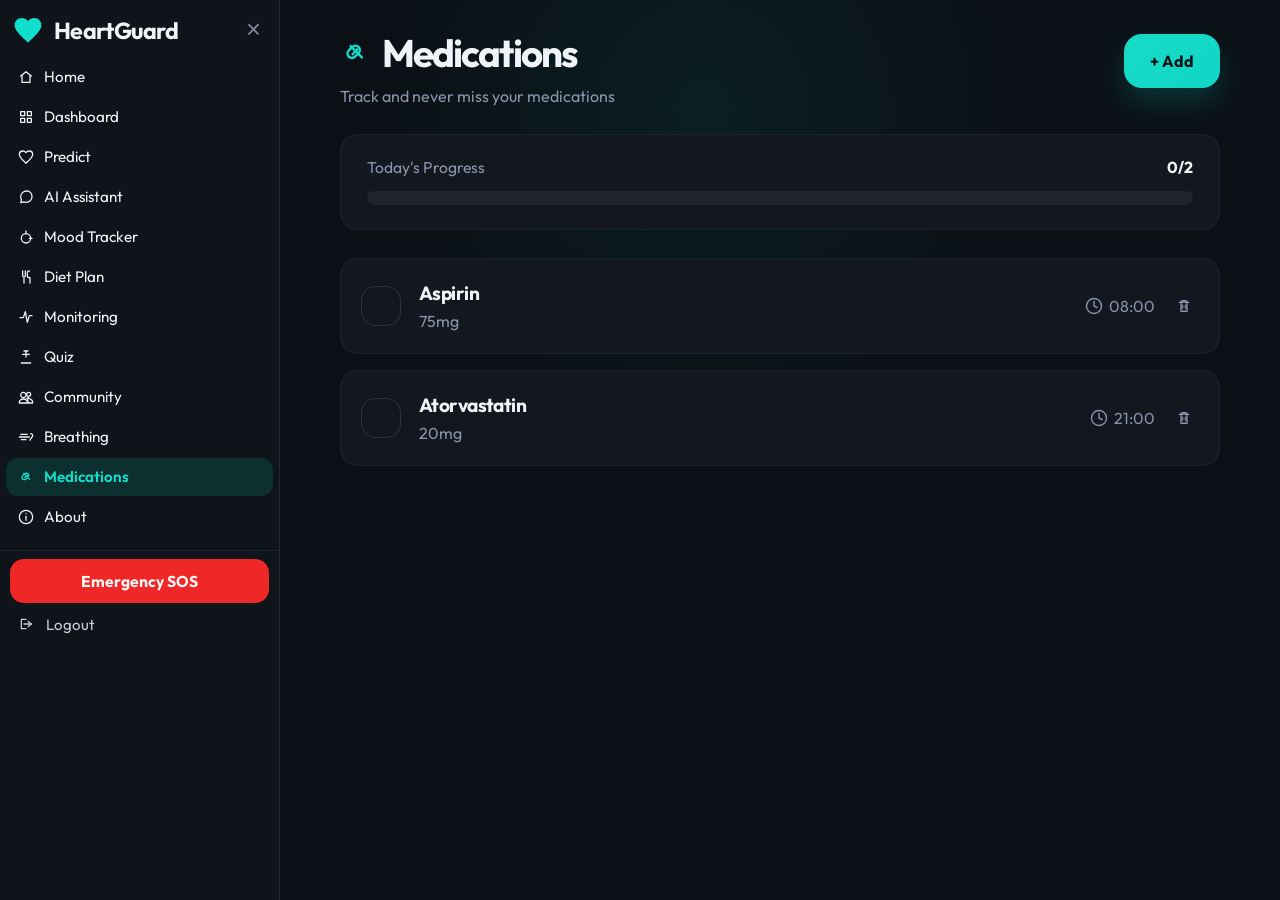
<file: frontend/medications.html>
<!DOCTYPE html>
<html lang="en">
<head>
  <meta charset="UTF-8">
  <meta name="viewport" content="width=device-width, initial-scale=1.0">
  <title>HeartGuard | Medications</title>
  <link rel="preconnect" href="https://fonts.googleapis.com">
  <link rel="preconnect" href="https://fonts.gstatic.com" crossorigin>
  <link href="https://fonts.googleapis.com/css2?family=Outfit:wght@300;400;500;600;700;800&display=swap" rel="stylesheet">
  <link rel="stylesheet" href="medications-styles.css">
</head>
<body>
  <div class="med-shell">
    <aside class="med-sidebar">
      <div class="med-sidebar-top">
        <a class="med-brand" href="index.html" aria-label="HeartGuard home">
          <span class="med-brand-mark" aria-hidden="true">
            <svg viewBox="0 0 24 24">
              <path d="M12 21.35 10.55 20C5.4 15.24 2 12.09 2 8.25 2 5.12 4.42 3 7.25 3c1.8 0 3.53.91 4.75 2.34C13.22 3.91 14.95 3 16.75 3 19.58 3 22 5.12 22 8.25c0 3.84-3.4 6.99-8.55 11.75L12 21.35Z"></path>
            </svg>
          </span>
          <span>HeartGuard</span>
        </a>
        <button class="med-close" type="button" aria-label="Close sidebar">&times;</button>
      </div>

      <nav class="med-nav" aria-label="Primary">
        <a class="med-nav-item" href="index.html">
          <span class="med-nav-icon" aria-hidden="true">
            <svg viewBox="0 0 24 24">
              <path d="M4 10.5L12 4L20 10.5"></path>
              <path d="M6 9.5V20H18V9.5"></path>
            </svg>
          </span>
          <span>Home</span>
        </a>

        <a class="med-nav-item" href="dashboard.html">
          <span class="med-nav-icon" aria-hidden="true">
            <svg viewBox="0 0 24 24">
              <path d="M4 4H10V10H4V4Z"></path>
              <path d="M14 4H20V10H14V4Z"></path>
              <path d="M4 14H10V20H4V14Z"></path>
              <path d="M14 14H20V20H14V14Z"></path>
            </svg>
          </span>
          <span>Dashboard</span>
        </a>

        <a class="med-nav-item" href="predict.html">
          <span class="med-nav-icon" aria-hidden="true">
            <svg viewBox="0 0 24 24">
              <path d="M12 21.35 10.55 20C5.4 15.24 2 12.09 2 8.25 2 5.12 4.42 3 7.25 3c1.8 0 3.53.91 4.75 2.34C13.22 3.91 14.95 3 16.75 3 19.58 3 22 5.12 22 8.25c0 3.84-3.4 6.99-8.55 11.75L12 21.35Z"></path>
            </svg>
          </span>
          <span>Predict</span>
        </a>

        <a class="med-nav-item" href="chatbot.html">
          <span class="med-nav-icon" aria-hidden="true">
            <svg viewBox="0 0 24 24">
              <path d="M21 11.5C21 16.19 16.97 20 12 20C10.78 20 9.61 19.77 8.55 19.35L4 20.5L5.15 16.33C4.42 14.95 4 13.28 4 11.5C4 6.81 8.03 3 13 3C17.97 3 21 6.81 21 11.5Z"></path>
            </svg>
          </span>
          <span>AI Assistant</span>
        </a>

        <a class="med-nav-item" href="mood.html">
          <span class="med-nav-icon" aria-hidden="true">
            <svg viewBox="0 0 24 24">
              <path d="M12 21C15.87 21 19 17.87 19 14C19 10.13 15.87 7 12 7C8.13 7 5 10.13 5 14C5 17.87 8.13 21 12 21Z"></path>
              <path d="M12 3V7"></path>
              <path d="M21 14H17"></path>
            </svg>
          </span>
          <span>Mood Tracker</span>
        </a>

        <a class="med-nav-item" href="diet.html">
          <span class="med-nav-icon" aria-hidden="true">
            <svg viewBox="0 0 24 24">
              <path d="M7 3V11"></path>
              <path d="M11 3V11"></path>
              <path d="M9 11V21"></path>
              <path d="M17 3C15.34 3 14 4.34 14 6V10C14 11.66 15.34 13 17 13H18V21"></path>
            </svg>
          </span>
          <span>Diet Plan</span>
        </a>

        <a class="med-nav-item" href="monitoring.html">
          <span class="med-nav-icon" aria-hidden="true">
            <svg viewBox="0 0 24 24">
              <path d="M3 13H8L11 4L14 20L17 10H21"></path>
            </svg>
          </span>
          <span>Monitoring</span>
        </a>

        <a class="med-nav-item" href="quiz.html">
          <span class="med-nav-icon" aria-hidden="true">
            <svg viewBox="0 0 24 24">
              <path d="M9 3H15"></path>
              <path d="M12 3V12"></path>
              <path d="M7 8H17"></path>
              <path d="M5 21H19"></path>
            </svg>
          </span>
          <span>Quiz</span>
        </a>

        <a class="med-nav-item" href="community.html">
          <span class="med-nav-icon" aria-hidden="true">
            <svg viewBox="0 0 24 24">
              <path d="M16 11C17.66 11 19 9.66 19 8S17.66 5 16 5 13 6.34 13 8 14.34 11 16 11Z"></path>
              <path d="M8 13C10.21 13 12 11.21 12 9S10.21 5 8 5 4 6.79 4 9 5.79 13 8 13Z"></path>
              <path d="M8 15C4.69 15 2 17.24 2 20V21H14V20C14 17.24 11.31 15 8 15Z"></path>
              <path d="M16 13C14.93 13 13.93 13.28 13.07 13.77C14.26 14.79 15 16.28 15 18V21H22V20C22 16.69 19.31 15 16 14"></path>
            </svg>
          </span>
          <span>Community</span>
        </a>

        <a class="med-nav-item" href="breathing.html">
          <span class="med-nav-icon" aria-hidden="true">
            <svg viewBox="0 0 24 24">
              <path d="M4 8H14"></path>
              <path d="M2 12H17"></path>
              <path d="M5 16H12"></path>
              <path d="M19 7C20.66 7 22 8.34 22 10C22 13 18 14 18 17"></path>
            </svg>
          </span>
          <span>Breathing</span>
        </a>

        <a class="med-nav-item active" href="medications.html">
          <span class="med-nav-icon" aria-hidden="true">
            <svg viewBox="0 0 24 24">
              <path d="M10 13L14 9"></path>
              <path d="M8.5 6.5L17.5 15.5"></path>
              <path d="M7.05 14.95C5.68 13.58 5.68 11.35 7.05 9.98L9.88 7.15C11.25 5.78 13.47 5.78 14.84 7.15C16.21 8.52 16.21 10.75 14.84 12.12L12.01 14.95C10.64 16.32 8.42 16.32 7.05 14.95Z"></path>
            </svg>
          </span>
          <span>Medications</span>
        </a>

        <a class="med-nav-item" href="about.html">
          <span class="med-nav-icon" aria-hidden="true">
            <svg viewBox="0 0 24 24">
              <path d="M12 17V11"></path>
              <path d="M12 7H12.01"></path>
              <path d="M12 22C17.52 22 22 17.52 22 12S17.52 2 12 2 2 6.48 2 12 6.48 22 12 22Z"></path>
            </svg>
          </span>
          <span>About</span>
        </a>
      </nav>

      <div class="med-sidebar-bottom">
        <a class="med-sos-button" href="sos.html">Emergency SOS</a>
        <a class="med-logout-link" href="index.html">
          <span class="med-nav-icon" aria-hidden="true">
            <svg viewBox="0 0 24 24">
              <path d="M15 16L20 12L15 8"></path>
              <path d="M20 12H9"></path>
              <path d="M12 19H5V5H12"></path>
            </svg>
          </span>
          <span>Logout</span>
        </a>
      </div>
    </aside>

    <main class="med-content">
      <header class="med-header">
        <div>
          <h1>
            <span class="med-title-icon" aria-hidden="true">
              <svg viewBox="0 0 24 24">
                <path d="M10 13L14 9"></path>
                <path d="M8.5 6.5L17.5 15.5"></path>
                <path d="M7.05 14.95C5.68 13.58 5.68 11.35 7.05 9.98L9.88 7.15C11.25 5.78 13.47 5.78 14.84 7.15C16.21 8.52 16.21 10.75 14.84 12.12L12.01 14.95C10.64 16.32 8.42 16.32 7.05 14.95Z"></path>
              </svg>
            </span>
            Medications
          </h1>
          <p>Track and never miss your medications</p>
        </div>
        <button id="toggleMedicationForm" class="med-header-action" type="button">+ Add</button>
      </header>

      <section class="med-progress-card">
        <div class="progress-head">
          <span>Today's Progress</span>
          <strong id="progressCount">0/2</strong>
        </div>
        <div class="progress-track">
          <div id="progressFill" class="progress-fill"></div>
        </div>
      </section>

      <section id="medFormCard" class="med-form-card hidden">
        <div class="med-form-grid">
          <label>
            <span>Medication Name</span>
            <input id="medNameInput" type="text" placeholder="e.g. Aspirin">
          </label>
          <label>
            <span>Dosage</span>
            <input id="medDosageInput" type="text" placeholder="e.g. 75mg">
          </label>
          <label>
            <span>Time</span>
            <input id="medTimeInput" type="time" value="08:00">
          </label>
        </div>
        <button id="addMedicationButton" class="med-add-button" type="button">Add Medication</button>
      </section>

      <section id="medicationsList" class="medications-list"></section>
    </main>
  </div>

  <script src="medications-script.js"></script>
</body>
</html>
</file>
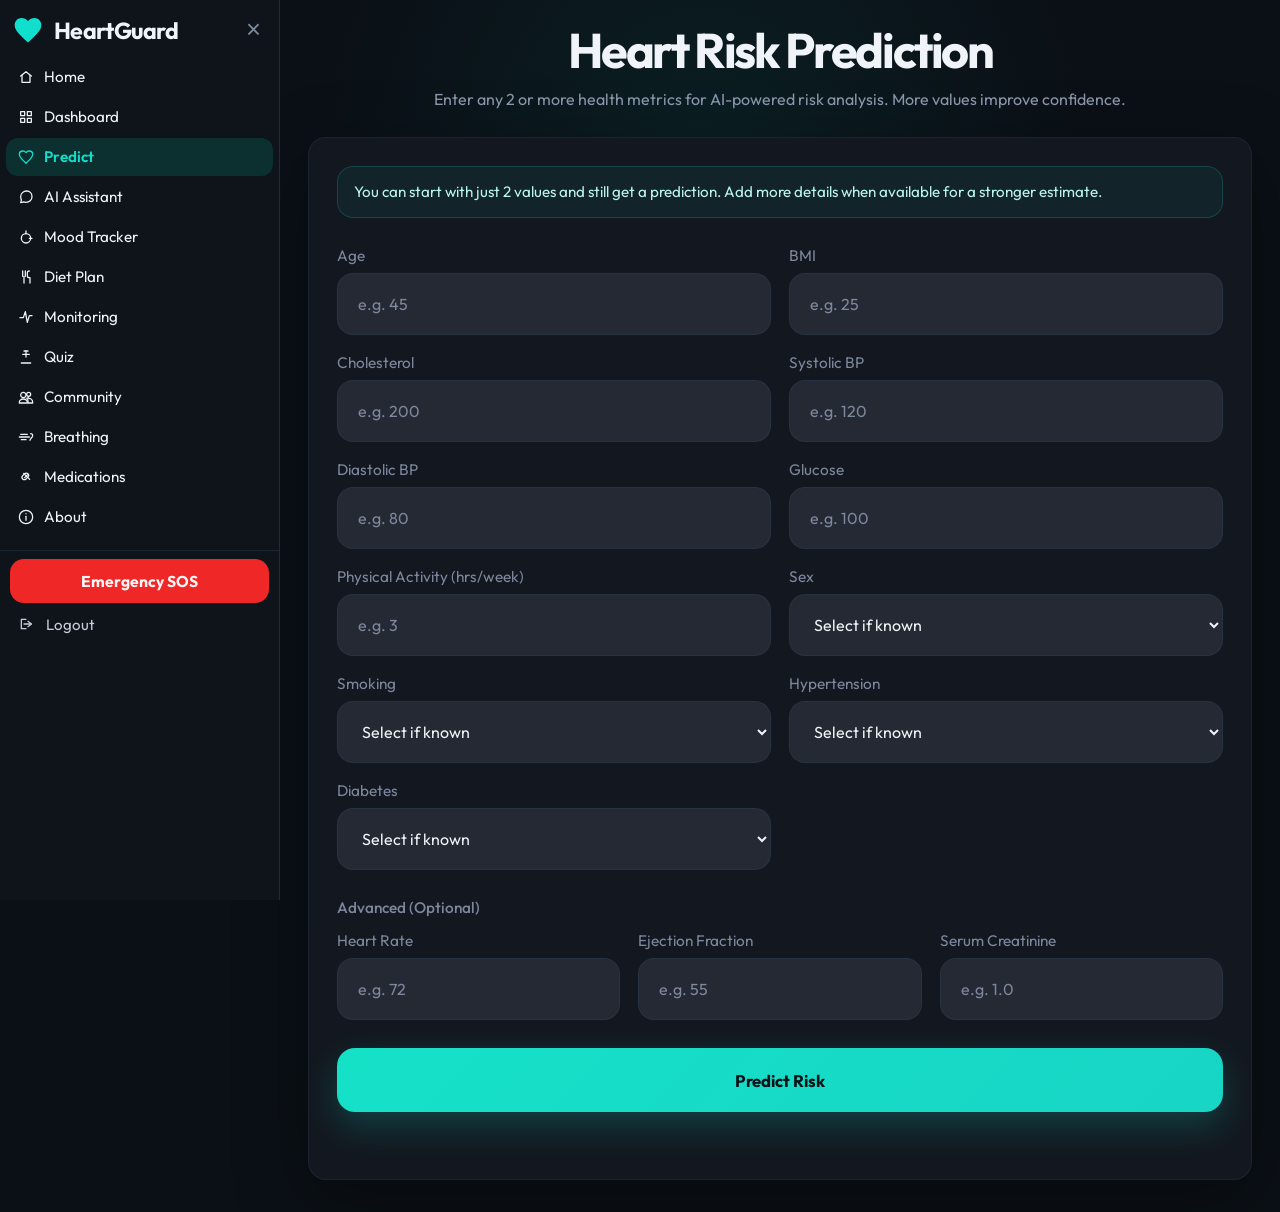
<file: frontend/predict.html>
<!DOCTYPE html>
<html lang="en">
<head>
  <meta charset="UTF-8">
  <meta name="viewport" content="width=device-width, initial-scale=1.0">
  <title>HeartGuard | Predict</title>
  <link rel="preconnect" href="https://fonts.googleapis.com">
  <link rel="preconnect" href="https://fonts.gstatic.com" crossorigin>
  <link href="https://fonts.googleapis.com/css2?family=Outfit:wght@300;400;500;600;700;800&display=swap" rel="stylesheet">
  <link rel="stylesheet" href="predict-styles.css">
</head>
<body>
  <div class="predict-shell">
    <aside class="predict-sidebar">
      <div class="predict-sidebar-top">
        <a class="predict-sidebar-brand" href="index.html" aria-label="HeartGuard home">
          <span class="predict-sidebar-brand-mark" aria-hidden="true">
            <svg viewBox="0 0 24 24">
              <path d="M12 21.35 10.55 20C5.4 15.24 2 12.09 2 8.25 2 5.12 4.42 3 7.25 3c1.8 0 3.53.91 4.75 2.34C13.22 3.91 14.95 3 16.75 3 19.58 3 22 5.12 22 8.25c0 3.84-3.4 6.99-8.55 11.75L12 21.35Z"></path>
            </svg>
          </span>
          <span>HeartGuard</span>
        </a>
        <button class="predict-sidebar-close" type="button" aria-label="Close sidebar">&times;</button>
      </div>

      <nav class="predict-sidebar-nav" aria-label="Primary">
        <a class="predict-nav-item" href="index.html">
          <span class="predict-nav-icon" aria-hidden="true">
            <svg viewBox="0 0 24 24">
              <path d="M4 10.5L12 4L20 10.5"></path>
              <path d="M6 9.5V20H18V9.5"></path>
            </svg>
          </span>
          <span>Home</span>
        </a>

        <a class="predict-nav-item" href="dashboard.html">
          <span class="predict-nav-icon" aria-hidden="true">
            <svg viewBox="0 0 24 24">
              <path d="M4 4H10V10H4V4Z"></path>
              <path d="M14 4H20V10H14V4Z"></path>
              <path d="M4 14H10V20H4V14Z"></path>
              <path d="M14 14H20V20H14V14Z"></path>
            </svg>
          </span>
          <span>Dashboard</span>
        </a>

        <a class="predict-nav-item active" href="predict.html">
          <span class="predict-nav-icon" aria-hidden="true">
            <svg viewBox="0 0 24 24">
              <path d="M12 21.35 10.55 20C5.4 15.24 2 12.09 2 8.25 2 5.12 4.42 3 7.25 3c1.8 0 3.53.91 4.75 2.34C13.22 3.91 14.95 3 16.75 3 19.58 3 22 5.12 22 8.25c0 3.84-3.4 6.99-8.55 11.75L12 21.35Z"></path>
            </svg>
          </span>
          <span>Predict</span>
        </a>

        <a class="predict-nav-item" href="chatbot.html">
          <span class="predict-nav-icon" aria-hidden="true">
            <svg viewBox="0 0 24 24">
              <path d="M21 11.5C21 16.19 16.97 20 12 20C10.78 20 9.61 19.77 8.55 19.35L4 20.5L5.15 16.33C4.42 14.95 4 13.28 4 11.5C4 6.81 8.03 3 13 3C17.97 3 21 6.81 21 11.5Z"></path>
            </svg>
          </span>
          <span>AI Assistant</span>
        </a>

        <a class="predict-nav-item" href="mood.html">
          <span class="predict-nav-icon" aria-hidden="true">
            <svg viewBox="0 0 24 24">
              <path d="M12 21C15.87 21 19 17.87 19 14C19 10.13 15.87 7 12 7C8.13 7 5 10.13 5 14C5 17.87 8.13 21 12 21Z"></path>
              <path d="M12 3V7"></path>
              <path d="M21 14H17"></path>
            </svg>
          </span>
          <span>Mood Tracker</span>
        </a>

        <a class="predict-nav-item" href="diet.html">
          <span class="predict-nav-icon" aria-hidden="true">
            <svg viewBox="0 0 24 24">
              <path d="M7 3V11"></path>
              <path d="M11 3V11"></path>
              <path d="M9 11V21"></path>
              <path d="M17 3C15.34 3 14 4.34 14 6V10C14 11.66 15.34 13 17 13H18V21"></path>
            </svg>
          </span>
          <span>Diet Plan</span>
        </a>

        <a class="predict-nav-item" href="monitoring.html">
          <span class="predict-nav-icon" aria-hidden="true">
            <svg viewBox="0 0 24 24">
              <path d="M3 13H8L11 4L14 20L17 10H21"></path>
            </svg>
          </span>
          <span>Monitoring</span>
        </a>

        <a class="predict-nav-item" href="quiz.html">
          <span class="predict-nav-icon" aria-hidden="true">
            <svg viewBox="0 0 24 24">
              <path d="M9 3H15"></path>
              <path d="M12 3V12"></path>
              <path d="M7 8H17"></path>
              <path d="M5 21H19"></path>
            </svg>
          </span>
          <span>Quiz</span>
        </a>

        <a class="predict-nav-item" href="community.html">
          <span class="predict-nav-icon" aria-hidden="true">
            <svg viewBox="0 0 24 24">
              <path d="M16 11C17.66 11 19 9.66 19 8S17.66 5 16 5 13 6.34 13 8 14.34 11 16 11Z"></path>
              <path d="M8 13C10.21 13 12 11.21 12 9S10.21 5 8 5 4 6.79 4 9 5.79 13 8 13Z"></path>
              <path d="M8 15C4.69 15 2 17.24 2 20V21H14V20C14 17.24 11.31 15 8 15Z"></path>
              <path d="M16 13C14.93 13 13.93 13.28 13.07 13.77C14.26 14.79 15 16.28 15 18V21H22V20C22 16.69 19.31 14 16 14"></path>
            </svg>
          </span>
          <span>Community</span>
        </a>

        <a class="predict-nav-item" href="breathing.html">
          <span class="predict-nav-icon" aria-hidden="true">
            <svg viewBox="0 0 24 24">
              <path d="M4 8H14"></path>
              <path d="M2 12H17"></path>
              <path d="M5 16H12"></path>
              <path d="M19 7C20.66 7 22 8.34 22 10C22 13 18 14 18 17"></path>
            </svg>
          </span>
          <span>Breathing</span>
        </a>

        <a class="predict-nav-item" href="medications.html">
          <span class="predict-nav-icon" aria-hidden="true">
            <svg viewBox="0 0 24 24">
              <path d="M10 13L14 9"></path>
              <path d="M8.5 6.5L17.5 15.5"></path>
              <path d="M7.05 14.95C5.68 13.58 5.68 11.35 7.05 9.98L9.88 7.15C11.25 5.78 13.47 5.78 14.84 7.15C16.21 8.52 16.21 10.75 14.84 12.12L12.01 14.95C10.64 16.32 8.42 16.32 7.05 14.95Z"></path>
            </svg>
          </span>
          <span>Medications</span>
        </a>

        <a class="predict-nav-item" href="about.html">
          <span class="predict-nav-icon" aria-hidden="true">
            <svg viewBox="0 0 24 24">
              <path d="M12 17V11"></path>
              <path d="M12 7H12.01"></path>
              <path d="M12 22C17.52 22 22 17.52 22 12S17.52 2 12 2 2 6.48 2 12 6.48 22 12 22Z"></path>
            </svg>
          </span>
          <span>About</span>
        </a>
      </nav>

      <div class="predict-sidebar-bottom">
        <a class="predict-sos-button" href="sos.html">Emergency SOS</a>
        <a class="predict-logout-link" href="index.html">
          <span class="predict-nav-icon" aria-hidden="true">
            <svg viewBox="0 0 24 24">
              <path d="M15 16L20 12L15 8"></path>
              <path d="M20 12H9"></path>
              <path d="M12 19H5V5H12"></path>
            </svg>
          </span>
          <span>Logout</span>
        </a>
      </div>
    </aside>

    <main class="predict-content">
      <header class="predict-header">
        <h1>Heart Risk Prediction</h1>
        <p>Enter any 2 or more health metrics for AI-powered risk analysis. More values improve confidence.</p>
      </header>

      <section class="predict-form-card">
        <form id="predictForm" class="predict-form">
          <p class="predict-form-hint">
            You can start with just 2 values and still get a prediction. Add more details when available for a stronger estimate.
          </p>

          <div class="predict-grid">
            <label class="field-group">
              <span>Age</span>
              <input id="age" name="age" type="number" placeholder="e.g. 45">
            </label>

            <label class="field-group">
              <span>BMI</span>
              <input id="bmi" name="bmi" type="number" step="0.1" placeholder="e.g. 25">
            </label>

            <label class="field-group">
              <span>Cholesterol</span>
              <input id="cholesterol" name="cholesterol" type="number" placeholder="e.g. 200">
            </label>

            <label class="field-group">
              <span>Systolic BP</span>
              <input id="systolic_bp" name="systolic_bp" type="number" placeholder="e.g. 120">
            </label>

            <label class="field-group">
              <span>Diastolic BP</span>
              <input id="diastolic_bp" name="diastolic_bp" type="number" placeholder="e.g. 80">
            </label>

            <label class="field-group">
              <span>Glucose</span>
              <input id="glucose" name="glucose" type="number" placeholder="e.g. 100">
            </label>

            <label class="field-group">
              <span>Physical Activity (hrs/week)</span>
              <input id="physical_activity" name="physical_activity" type="number" step="0.1" placeholder="e.g. 3">
            </label>

            <label class="field-group">
              <span>Sex</span>
              <select id="sex" name="sex">
                <option value="">Select if known</option>
                <option value="1">Male</option>
                <option value="0">Female</option>
              </select>
            </label>

            <label class="field-group">
              <span>Smoking</span>
              <select id="smoking" name="smoking">
                <option value="">Select if known</option>
                <option value="0">Non-Smoker</option>
                <option value="1">Smoker</option>
              </select>
            </label>

            <label class="field-group">
              <span>Hypertension</span>
              <select id="hypertension" name="hypertension">
                <option value="">Select if known</option>
                <option value="0">Normal</option>
                <option value="1">Hypertension</option>
              </select>
            </label>

            <label class="field-group">
              <span>Diabetes</span>
              <select id="diabetes" name="diabetes">
                <option value="">Select if known</option>
                <option value="0">Non-Diabetic</option>
                <option value="1">Diabetic</option>
              </select>
            </label>
          </div>

          <div class="advanced-section">
            <h2>Advanced (Optional)</h2>

            <div class="advanced-grid">
              <label class="field-group">
                <span>Heart Rate</span>
                <input id="heart_rate" name="heart_rate" type="number" placeholder="e.g. 72">
              </label>

              <label class="field-group">
                <span>Ejection Fraction</span>
                <input id="ejection_fraction" name="ejection_fraction" type="number" placeholder="e.g. 55">
              </label>

              <label class="field-group">
                <span>Serum Creatinine</span>
                <input id="serum_creatinine" name="serum_creatinine" type="number" step="0.1" placeholder="e.g. 1.0">
              </label>
            </div>
          </div>

          <button id="predictButton" class="predict-button" type="submit">
            <span class="button-label">Predict Risk</span>
            <span class="button-loader" aria-hidden="true"></span>
          </button>

          <p id="predictStatus" class="predict-status" aria-live="polite"></p>
        </form>
      </section>

      <section id="predictionResult" class="prediction-result hidden" aria-live="polite">
        <div id="resultBadge" class="result-badge tone-high">AI Assessment</div>

        <div id="resultIconWrap" class="result-icon-wrap tone-high">
          <svg id="resultIcon" class="result-icon tone-high" viewBox="0 0 24 24" aria-hidden="true">
            <path d="M12 3L21 19H3L12 3Z"></path>
            <path d="M12 9V13"></path>
            <path d="M12 17H12.01"></path>
          </svg>
        </div>

        <div class="result-score" id="resultScore">0%</div>
        <div class="result-label" id="resultLabel">High Risk</div>
        <div class="result-meta-row">
          <div class="result-confidence" id="resultConfidence">Confidence: 0%</div>
          <div class="result-coverage" id="resultCoverage">Inputs used: 0/14</div>
          <div class="result-source" id="resultSource">Source: AI engine</div>
        </div>
        <div class="result-recommendation" id="resultRecommendation"></div>

        <a id="dietPlanLink" class="diet-plan-link hidden" href="diet.html">
          View Recommended Diet Plan
        </a>

        <div class="result-progress-track">
          <div id="resultProgressBar" class="result-progress-bar fill-high" style="width: 0%;"></div>
        </div>
      </section>
    </main>
  </div>

  <script src="predict-script.js"></script>
</body>
</html>
</file>
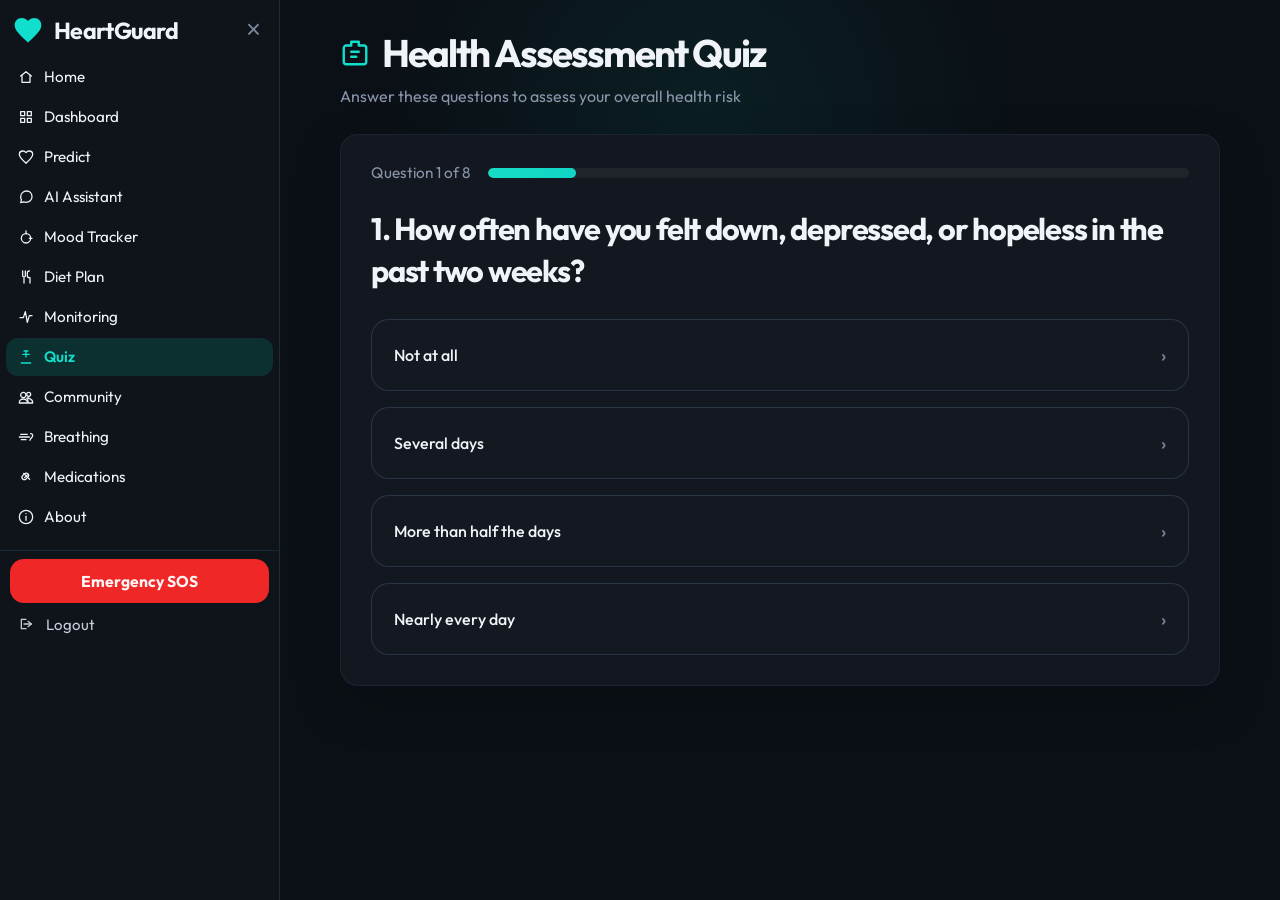
<file: frontend/quiz.html>
<!DOCTYPE html>
<html lang="en">
<head>
  <meta charset="UTF-8">
  <meta name="viewport" content="width=device-width, initial-scale=1.0">
  <title>HeartGuard | Health Assessment Quiz</title>
  <link rel="preconnect" href="https://fonts.googleapis.com">
  <link rel="preconnect" href="https://fonts.gstatic.com" crossorigin>
  <link href="https://fonts.googleapis.com/css2?family=Outfit:wght@300;400;500;600;700;800&display=swap" rel="stylesheet">
  <link rel="stylesheet" href="quiz-styles.css">
</head>
<body>
  <div class="quiz-shell">
    <aside class="quiz-sidebar">
      <div class="quiz-sidebar-top">
        <a class="quiz-brand" href="index.html" aria-label="HeartGuard home">
          <span class="quiz-brand-mark" aria-hidden="true">
            <svg viewBox="0 0 24 24">
              <path d="M12 21.35 10.55 20C5.4 15.24 2 12.09 2 8.25 2 5.12 4.42 3 7.25 3c1.8 0 3.53.91 4.75 2.34C13.22 3.91 14.95 3 16.75 3 19.58 3 22 5.12 22 8.25c0 3.84-3.4 6.99-8.55 11.75L12 21.35Z"></path>
            </svg>
          </span>
          <span>HeartGuard</span>
        </a>
        <button class="quiz-close" type="button" aria-label="Close sidebar">&times;</button>
      </div>

      <nav class="quiz-nav" aria-label="Primary">
        <a class="quiz-nav-item" href="index.html">
          <span class="quiz-nav-icon" aria-hidden="true">
            <svg viewBox="0 0 24 24">
              <path d="M4 10.5L12 4L20 10.5"></path>
              <path d="M6 9.5V20H18V9.5"></path>
            </svg>
          </span>
          <span>Home</span>
        </a>

        <a class="quiz-nav-item" href="dashboard.html">
          <span class="quiz-nav-icon" aria-hidden="true">
            <svg viewBox="0 0 24 24">
              <path d="M4 4H10V10H4V4Z"></path>
              <path d="M14 4H20V10H14V4Z"></path>
              <path d="M4 14H10V20H4V14Z"></path>
              <path d="M14 14H20V20H14V14Z"></path>
            </svg>
          </span>
          <span>Dashboard</span>
        </a>

        <a class="quiz-nav-item" href="predict.html">
          <span class="quiz-nav-icon" aria-hidden="true">
            <svg viewBox="0 0 24 24">
              <path d="M12 21.35 10.55 20C5.4 15.24 2 12.09 2 8.25 2 5.12 4.42 3 7.25 3c1.8 0 3.53.91 4.75 2.34C13.22 3.91 14.95 3 16.75 3 19.58 3 22 5.12 22 8.25c0 3.84-3.4 6.99-8.55 11.75L12 21.35Z"></path>
            </svg>
          </span>
          <span>Predict</span>
        </a>

        <a class="quiz-nav-item" href="chatbot.html">
          <span class="quiz-nav-icon" aria-hidden="true">
            <svg viewBox="0 0 24 24">
              <path d="M21 11.5C21 16.19 16.97 20 12 20C10.78 20 9.61 19.77 8.55 19.35L4 20.5L5.15 16.33C4.42 14.95 4 13.28 4 11.5C4 6.81 8.03 3 13 3C17.97 3 21 6.81 21 11.5Z"></path>
            </svg>
          </span>
          <span>AI Assistant</span>
        </a>

        <a class="quiz-nav-item" href="mood.html">
          <span class="quiz-nav-icon" aria-hidden="true">
            <svg viewBox="0 0 24 24">
              <path d="M12 21C15.87 21 19 17.87 19 14C19 10.13 15.87 7 12 7C8.13 7 5 10.13 5 14C5 17.87 8.13 21 12 21Z"></path>
              <path d="M12 3V7"></path>
              <path d="M21 14H17"></path>
            </svg>
          </span>
          <span>Mood Tracker</span>
        </a>

        <a class="quiz-nav-item" href="diet.html">
          <span class="quiz-nav-icon" aria-hidden="true">
            <svg viewBox="0 0 24 24">
              <path d="M7 3V11"></path>
              <path d="M11 3V11"></path>
              <path d="M9 11V21"></path>
              <path d="M17 3C15.34 3 14 4.34 14 6V10C14 11.66 15.34 13 17 13H18V21"></path>
            </svg>
          </span>
          <span>Diet Plan</span>
        </a>

        <a class="quiz-nav-item" href="monitoring.html">
          <span class="quiz-nav-icon" aria-hidden="true">
            <svg viewBox="0 0 24 24">
              <path d="M3 13H8L11 4L14 20L17 10H21"></path>
            </svg>
          </span>
          <span>Monitoring</span>
        </a>

        <a class="quiz-nav-item active" href="quiz.html">
          <span class="quiz-nav-icon" aria-hidden="true">
            <svg viewBox="0 0 24 24">
              <path d="M9 3H15"></path>
              <path d="M12 3V12"></path>
              <path d="M7 8H17"></path>
              <path d="M5 21H19"></path>
            </svg>
          </span>
          <span>Quiz</span>
        </a>

        <a class="quiz-nav-item" href="community.html">
          <span class="quiz-nav-icon" aria-hidden="true">
            <svg viewBox="0 0 24 24">
              <path d="M16 11C17.66 11 19 9.66 19 8S17.66 5 16 5 13 6.34 13 8 14.34 11 16 11Z"></path>
              <path d="M8 13C10.21 13 12 11.21 12 9S10.21 5 8 5 4 6.79 4 9 5.79 13 8 13Z"></path>
              <path d="M8 15C4.69 15 2 17.24 2 20V21H14V20C14 17.24 11.31 15 8 15Z"></path>
              <path d="M16 13C14.93 13 13.93 13.28 13.07 13.77C14.26 14.79 15 16.28 15 18V21H22V20C22 16.69 19.31 15 16 14"></path>
            </svg>
          </span>
          <span>Community</span>
        </a>

        <a class="quiz-nav-item" href="breathing.html">
          <span class="quiz-nav-icon" aria-hidden="true">
            <svg viewBox="0 0 24 24">
              <path d="M4 8H14"></path>
              <path d="M2 12H17"></path>
              <path d="M5 16H12"></path>
              <path d="M19 7C20.66 7 22 8.34 22 10C22 13 18 14 18 17"></path>
            </svg>
          </span>
          <span>Breathing</span>
        </a>

        <a class="quiz-nav-item" href="medications.html">
          <span class="quiz-nav-icon" aria-hidden="true">
            <svg viewBox="0 0 24 24">
              <path d="M10 13L14 9"></path>
              <path d="M8.5 6.5L17.5 15.5"></path>
              <path d="M7.05 14.95C5.68 13.58 5.68 11.35 7.05 9.98L9.88 7.15C11.25 5.78 13.47 5.78 14.84 7.15C16.21 8.52 16.21 10.75 14.84 12.12L12.01 14.95C10.64 16.32 8.42 16.32 7.05 14.95Z"></path>
            </svg>
          </span>
          <span>Medications</span>
        </a>

        <a class="quiz-nav-item" href="about.html">
          <span class="quiz-nav-icon" aria-hidden="true">
            <svg viewBox="0 0 24 24">
              <path d="M12 17V11"></path>
              <path d="M12 7H12.01"></path>
              <path d="M12 22C17.52 22 22 17.52 22 12S17.52 2 12 2 2 6.48 2 12 6.48 22 12 22Z"></path>
            </svg>
          </span>
          <span>About</span>
        </a>
      </nav>

      <div class="quiz-sidebar-bottom">
        <a class="quiz-sos-button" href="sos.html">Emergency SOS</a>
        <a class="quiz-logout-link" href="index.html">
          <span class="quiz-nav-icon" aria-hidden="true">
            <svg viewBox="0 0 24 24">
              <path d="M15 16L20 12L15 8"></path>
              <path d="M20 12H9"></path>
              <path d="M12 19H5V5H12"></path>
            </svg>
          </span>
          <span>Logout</span>
        </a>
      </div>
    </aside>

    <main class="quiz-content">
      <header class="quiz-header">
        <h1>
          <span class="quiz-title-icon" aria-hidden="true">
            <svg viewBox="0 0 24 24">
              <path d="M9 3H15V6H19C20.1 6 21 6.9 21 8V19C21 20.1 20.1 21 19 21H5C3.9 21 3 20.1 3 19V8C3 6.9 3.9 6 5 6H9V3Z"></path>
              <path d="M9 11H15"></path>
              <path d="M9 15H13"></path>
            </svg>
          </span>
          Health Assessment Quiz
        </h1>
        <p>Answer these questions to assess your overall health risk</p>
      </header>

      <section id="quizCard" class="quiz-card">
        <div class="quiz-progress-row">
          <span id="quizProgressLabel">Question 1 of 8</span>
          <div class="progress-track">
            <div id="quizProgressFill" class="progress-fill"></div>
          </div>
        </div>

        <h2 id="quizQuestionText" class="quiz-question"></h2>

        <div id="quizOptions" class="quiz-options"></div>
      </section>

      <section id="quizResultCard" class="quiz-result-card hidden">
        <div id="quizResultIcon" class="result-icon"></div>
        <h2 id="quizResultTitle"></h2>
        <p id="quizResultSummary" class="result-summary"></p>
        <p id="quizResultScore" class="result-score"></p>

        <div class="result-progress">
          <div id="quizResultProgressFill" class="result-progress-fill"></div>
        </div>

        <div class="result-highlights">
          <h3>Focus Areas</h3>
          <div id="quizResultHighlights" class="highlight-list"></div>
        </div>

        <button id="retakeQuizButton" class="retake-button" type="button">Retake Quiz</button>
      </section>
    </main>
  </div>

  <script src="quiz-script.js"></script>
</body>
</html>
</file>
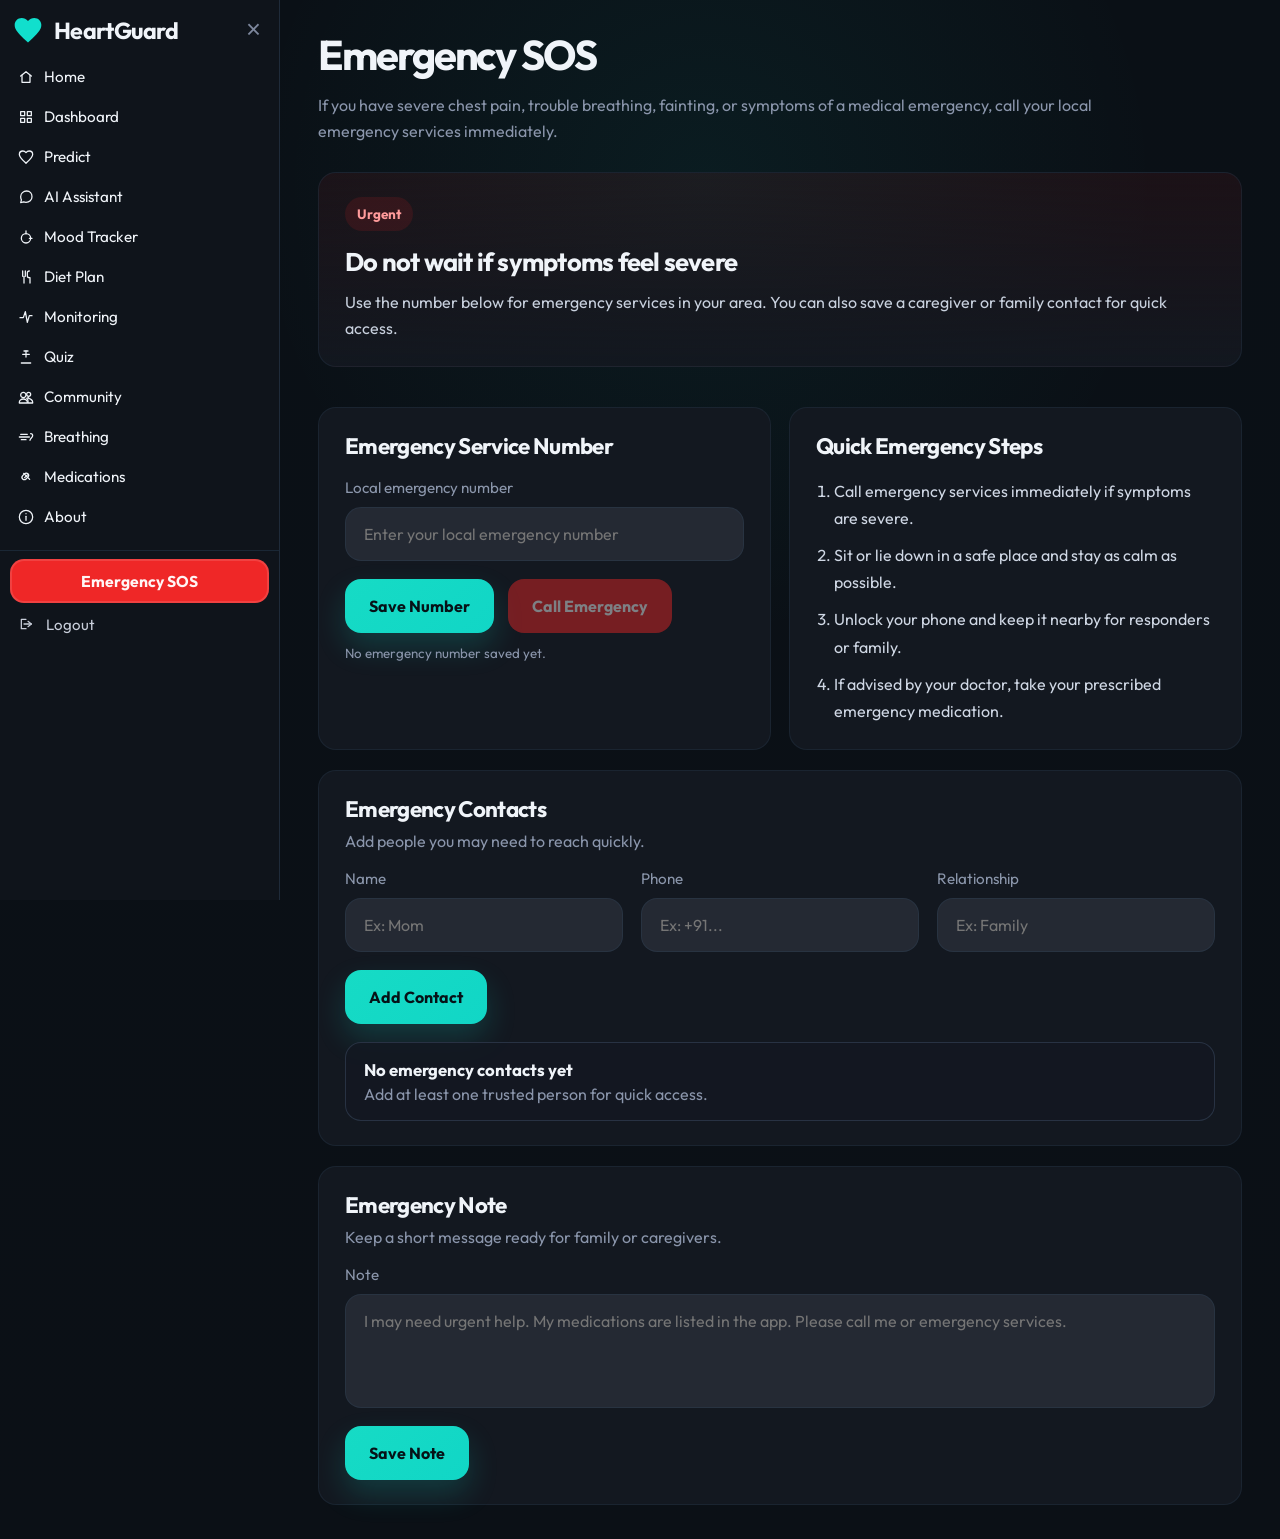
<file: frontend/sos.html>
<!DOCTYPE html>
<html lang="en">
<head>
  <meta charset="UTF-8">
  <meta name="viewport" content="width=device-width, initial-scale=1.0">
  <title>HeartGuard | Emergency SOS</title>
  <link rel="preconnect" href="https://fonts.googleapis.com">
  <link rel="preconnect" href="https://fonts.gstatic.com" crossorigin>
  <link href="https://fonts.googleapis.com/css2?family=Outfit:wght@300;400;500;600;700;800&display=swap" rel="stylesheet">
  <link rel="stylesheet" href="sos-styles.css">
</head>
<body>
  <div class="sos-shell">
    <aside class="sos-sidebar">
      <div class="sos-sidebar-top">
        <a class="sos-brand" href="index.html" aria-label="HeartGuard home">
          <span class="sos-brand-mark" aria-hidden="true">
            <svg viewBox="0 0 24 24">
              <path d="M12 21.35 10.55 20C5.4 15.24 2 12.09 2 8.25 2 5.12 4.42 3 7.25 3c1.8 0 3.53.91 4.75 2.34C13.22 3.91 14.95 3 16.75 3 19.58 3 22 5.12 22 8.25c0 3.84-3.4 6.99-8.55 11.75L12 21.35Z"></path>
            </svg>
          </span>
          <span>HeartGuard</span>
        </a>
        <button class="sos-close" type="button" aria-label="Close sidebar">&times;</button>
      </div>

      <nav class="sos-nav" aria-label="Primary">
        <a class="sos-nav-item" href="index.html"><span class="sos-nav-icon" aria-hidden="true"><svg viewBox="0 0 24 24"><path d="M4 10.5L12 4L20 10.5"></path><path d="M6 9.5V20H18V9.5"></path></svg></span><span>Home</span></a>
        <a class="sos-nav-item" href="dashboard.html"><span class="sos-nav-icon" aria-hidden="true"><svg viewBox="0 0 24 24"><path d="M4 4H10V10H4V4Z"></path><path d="M14 4H20V10H14V4Z"></path><path d="M4 14H10V20H4V14Z"></path><path d="M14 14H20V20H14V14Z"></path></svg></span><span>Dashboard</span></a>
        <a class="sos-nav-item" href="predict.html"><span class="sos-nav-icon" aria-hidden="true"><svg viewBox="0 0 24 24"><path d="M12 21.35 10.55 20C5.4 15.24 2 12.09 2 8.25 2 5.12 4.42 3 7.25 3c1.8 0 3.53.91 4.75 2.34C13.22 3.91 14.95 3 16.75 3 19.58 3 22 5.12 22 8.25c0 3.84-3.4 6.99-8.55 11.75L12 21.35Z"></path></svg></span><span>Predict</span></a>
        <a class="sos-nav-item" href="chatbot.html"><span class="sos-nav-icon" aria-hidden="true"><svg viewBox="0 0 24 24"><path d="M21 11.5C21 16.19 16.97 20 12 20C10.78 20 9.61 19.77 8.55 19.35L4 20.5L5.15 16.33C4.42 14.95 4 13.28 4 11.5C4 6.81 8.03 3 13 3C17.97 3 21 6.81 21 11.5Z"></path></svg></span><span>AI Assistant</span></a>
        <a class="sos-nav-item" href="mood.html"><span class="sos-nav-icon" aria-hidden="true"><svg viewBox="0 0 24 24"><path d="M12 21C15.87 21 19 17.87 19 14C19 10.13 15.87 7 12 7C8.13 7 5 10.13 5 14C5 17.87 8.13 21 12 21Z"></path><path d="M12 3V7"></path><path d="M21 14H17"></path></svg></span><span>Mood Tracker</span></a>
        <a class="sos-nav-item" href="diet.html"><span class="sos-nav-icon" aria-hidden="true"><svg viewBox="0 0 24 24"><path d="M7 3V11"></path><path d="M11 3V11"></path><path d="M9 11V21"></path><path d="M17 3C15.34 3 14 4.34 14 6V10C14 11.66 15.34 13 17 13H18V21"></path></svg></span><span>Diet Plan</span></a>
        <a class="sos-nav-item" href="monitoring.html"><span class="sos-nav-icon" aria-hidden="true"><svg viewBox="0 0 24 24"><path d="M3 13H8L11 4L14 20L17 10H21"></path></svg></span><span>Monitoring</span></a>
        <a class="sos-nav-item" href="quiz.html"><span class="sos-nav-icon" aria-hidden="true"><svg viewBox="0 0 24 24"><path d="M9 3H15"></path><path d="M12 3V12"></path><path d="M7 8H17"></path><path d="M5 21H19"></path></svg></span><span>Quiz</span></a>
        <a class="sos-nav-item" href="community.html"><span class="sos-nav-icon" aria-hidden="true"><svg viewBox="0 0 24 24"><path d="M16 11C17.66 11 19 9.66 19 8S17.66 5 16 5 13 6.34 13 8 14.34 11 16 11Z"></path><path d="M8 13C10.21 13 12 11.21 12 9S10.21 5 8 5 4 6.79 4 9 5.79 13 8 13Z"></path><path d="M8 15C4.69 15 2 17.24 2 20V21H14V20C14 17.24 11.31 15 8 15Z"></path><path d="M16 13C14.93 13 13.93 13.28 13.07 13.77C14.26 14.79 15 16.28 15 18V21H22V20C22 16.69 19.31 15 16 14"></path></svg></span><span>Community</span></a>
        <a class="sos-nav-item" href="breathing.html"><span class="sos-nav-icon" aria-hidden="true"><svg viewBox="0 0 24 24"><path d="M4 8H14"></path><path d="M2 12H17"></path><path d="M5 16H12"></path><path d="M19 7C20.66 7 22 8.34 22 10C22 13 18 14 18 17"></path></svg></span><span>Breathing</span></a>
        <a class="sos-nav-item" href="medications.html"><span class="sos-nav-icon" aria-hidden="true"><svg viewBox="0 0 24 24"><path d="M10 13L14 9"></path><path d="M8.5 6.5L17.5 15.5"></path><path d="M7.05 14.95C5.68 13.58 5.68 11.35 7.05 9.98L9.88 7.15C11.25 5.78 13.47 5.78 14.84 7.15C16.21 8.52 16.21 10.75 14.84 12.12L12.01 14.95C10.64 16.32 8.42 16.32 7.05 14.95Z"></path></svg></span><span>Medications</span></a>
        <a class="sos-nav-item" href="about.html"><span class="sos-nav-icon" aria-hidden="true"><svg viewBox="0 0 24 24"><path d="M12 17V11"></path><path d="M12 7H12.01"></path><path d="M12 22C17.52 22 22 17.52 22 12S17.52 2 12 2 2 6.48 2 12 6.48 22 12 22Z"></path></svg></span><span>About</span></a>
      </nav>

      <div class="sos-sidebar-bottom">
        <a class="sos-button active" href="sos.html">Emergency SOS</a>
        <a class="sos-logout-link" href="index.html">
          <span class="sos-nav-icon" aria-hidden="true">
            <svg viewBox="0 0 24 24">
              <path d="M15 16L20 12L15 8"></path>
              <path d="M20 12H9"></path>
              <path d="M12 19H5V5H12"></path>
            </svg>
          </span>
          <span>Logout</span>
        </a>
      </div>
    </aside>

    <main class="sos-content">
      <header class="sos-header">
        <h1>Emergency SOS</h1>
        <p>If you have severe chest pain, trouble breathing, fainting, or symptoms of a medical emergency, call your local emergency services immediately.</p>
      </header>

      <section class="sos-alert-card">
        <div class="alert-badge">Urgent</div>
        <h2>Do not wait if symptoms feel severe</h2>
        <p>Use the number below for emergency services in your area. You can also save a caregiver or family contact for quick access.</p>
      </section>

      <section class="sos-grid">
        <article class="sos-card">
          <h3>Emergency Service Number</h3>
          <label class="sos-field">
            <span>Local emergency number</span>
            <input id="emergencyNumberInput" type="tel" placeholder="Enter your local emergency number">
          </label>
          <div class="sos-actions">
            <button id="saveEmergencyNumber" class="primary-action" type="button">Save Number</button>
            <a id="callEmergencyButton" class="danger-action disabled" href="#">Call Emergency</a>
          </div>
          <small id="savedNumberText">No emergency number saved yet.</small>
        </article>

        <article class="sos-card">
          <h3>Quick Emergency Steps</h3>
          <ol class="steps-list">
            <li>Call emergency services immediately if symptoms are severe.</li>
            <li>Sit or lie down in a safe place and stay as calm as possible.</li>
            <li>Unlock your phone and keep it nearby for responders or family.</li>
            <li>If advised by your doctor, take your prescribed emergency medication.</li>
          </ol>
        </article>
      </section>

      <section class="sos-card">
        <div class="card-head">
          <h3>Emergency Contacts</h3>
          <p>Add people you may need to reach quickly.</p>
        </div>
        <div class="contact-form-grid">
          <label class="sos-field">
            <span>Name</span>
            <input id="contactNameInput" type="text" placeholder="Ex: Mom">
          </label>
          <label class="sos-field">
            <span>Phone</span>
            <input id="contactPhoneInput" type="tel" placeholder="Ex: +91...">
          </label>
          <label class="sos-field">
            <span>Relationship</span>
            <input id="contactRelationInput" type="text" placeholder="Ex: Family">
          </label>
        </div>
        <div class="sos-actions">
          <button id="addEmergencyContact" class="primary-action" type="button">Add Contact</button>
        </div>
        <div id="emergencyContactsList" class="contacts-list"></div>
      </section>

      <section class="sos-card">
        <div class="card-head">
          <h3>Emergency Note</h3>
          <p>Keep a short message ready for family or caregivers.</p>
        </div>
        <label class="sos-field">
          <span>Note</span>
          <textarea id="emergencyNoteInput" rows="4" placeholder="I may need urgent help. My medications are listed in the app. Please call me or emergency services."></textarea>
        </label>
        <div class="sos-actions">
          <button id="saveEmergencyNote" class="primary-action" type="button">Save Note</button>
        </div>
      </section>
    </main>
  </div>

  <script src="sos-script.js"></script>
</body>
</html>
</file>
<file: frontend/styles.css>
:root {
  --bg: #0c1118;
  --bg-strong: #101722;
  --panel: rgba(17, 22, 31, 0.92);
  --panel-border: rgba(62, 83, 110, 0.42);
  --text: #f2f5f7;
  --muted: #7c869b;
  --teal: #0fe2cc;
  --cyan: #24adff;
  --shadow: 0 20px 70px rgba(0, 0, 0, 0.3);
}

* {
  box-sizing: border-box;
}

html {
  scroll-behavior: smooth;
}

body {
  margin: 0;
  min-height: 100vh;
  font-family: "Outfit", sans-serif;
  background:
    radial-gradient(circle at 16% 18%, rgba(13, 226, 204, 0.1), transparent 34%),
    radial-gradient(circle at 92% 24%, rgba(36, 173, 255, 0.12), transparent 30%),
    linear-gradient(180deg, #0b1117 0%, #0d141d 45%, #0c1219 100%);
  color: var(--text);
}

a {
  color: inherit;
  text-decoration: none;
}

svg {
  display: block;
}

.page-shell {
  position: relative;
  overflow: hidden;
}

.ambient {
  position: absolute;
  inset: auto;
  pointer-events: none;
  border-radius: 999px;
  z-index: 0;
  opacity: 1;
  background-repeat: no-repeat;
  background-position: center;
  background-size: 100% 100%;
}

.ambient-left {
  top: 140px;
  left: 80px;
  width: 360px;
  height: 360px;
  background-image: radial-gradient(circle, rgba(15, 226, 204, 0.18) 0%, rgba(15, 226, 204, 0.08) 38%, rgba(15, 226, 204, 0) 72%);
}

.ambient-right {
  top: 380px;
  right: -80px;
  width: 360px;
  height: 360px;
  background-image: radial-gradient(circle, rgba(36, 173, 255, 0.18) 0%, rgba(36, 173, 255, 0.07) 34%, rgba(36, 173, 255, 0) 72%);
}

.site-header,
.section-block {
  width: min(1550px, calc(100% - 120px));
  margin: 0 auto;
}

.site-header {
  position: relative;
  z-index: 2;
  display: flex;
  align-items: center;
  justify-content: space-between;
  padding: 22px 0 0;
}

.brand {
  display: inline-flex;
  align-items: center;
  gap: 12px;
}

.brand-mark {
  display: inline-flex;
  align-items: center;
  justify-content: center;
  width: 38px;
  height: 38px;
}

.brand-mark svg {
  width: 100%;
  height: 100%;
  fill: var(--teal);
}

.brand-text {
  font-size: 2rem;
  font-weight: 700;
  letter-spacing: -0.03em;
}

.site-nav {
  display: flex;
  align-items: center;
  gap: 20px;
}

.nav-link {
  color: var(--muted);
  font-size: 1.15rem;
  transition: color 0.22s ease;
}

.nav-link:hover {
  color: var(--text);
}

.nav-cta,
.button {
  display: inline-flex;
  align-items: center;
  justify-content: center;
  border-radius: 18px;
  font-weight: 600;
  transition:
    transform 0.22s ease,
    box-shadow 0.22s ease,
    border-color 0.22s ease,
    color 0.22s ease,
    background-color 0.22s ease;
}

.nav-cta {
  min-width: 180px;
  min-height: 52px;
  padding: 0 28px;
  background: linear-gradient(135deg, #11e5ca, #0bdbcf);
  color: #051217;
  box-shadow: 0 12px 34px rgba(11, 219, 207, 0.18);
}

.hero {
  position: relative;
  z-index: 1;
  padding: 130px 0 92px;
}

.hero::before {
  content: "";
  position: absolute;
  inset: 40px auto auto -12px;
  width: 520px;
  height: 520px;
  background: radial-gradient(circle, rgba(15, 226, 204, 0.08), transparent 62%);
  pointer-events: none;
}

.eyebrow {
  display: inline-flex;
  align-items: center;
  min-height: 36px;
  padding: 0 18px;
  border: 1px solid rgba(11, 219, 207, 0.32);
  border-radius: 999px;
  color: var(--teal);
  font-size: 1.45rem;
  font-weight: 600;
  letter-spacing: 0.14em;
}

.hero-title {
  max-width: 940px;
  margin: 34px 0 0;
  font-size: clamp(4rem, 6.8vw, 7.8rem);
  line-height: 0.94;
  letter-spacing: -0.06em;
  font-weight: 700;
}

.gradient-copy {
  display: block;
  margin-top: 14px;
  background: linear-gradient(90deg, #10e3cb 0%, #13d9d1 32%, #25b9f2 67%, #32a6ff 100%);
  -webkit-background-clip: text;
  background-clip: text;
  color: transparent;
}

.hero-copy {
  max-width: 840px;
  margin: 30px 0 0;
  color: var(--muted);
  font-size: 1.28rem;
  line-height: 1.5;
}

.hero-actions {
  display: flex;
  gap: 18px;
  margin-top: 42px;
}

.button {
  min-width: 176px;
  min-height: 68px;
  padding: 0 28px;
  font-size: 1.15rem;
}

.button-primary {
  background: linear-gradient(135deg, #16e4c6, #12d7d0);
  color: #06161b;
  box-shadow: 0 16px 40px rgba(13, 226, 204, 0.16);
}

.button-secondary {
  border: 1px solid rgba(57, 74, 95, 0.72);
  background: rgba(15, 20, 28, 0.75);
  color: #dfe7ef;
}

.nav-cta:hover,
.button:hover {
  transform: translateY(-2px);
}

.button-primary:hover {
  box-shadow: 0 18px 48px rgba(13, 226, 204, 0.24);
}

.button-secondary:hover {
  border-color: rgba(15, 226, 204, 0.35);
  color: var(--text);
}

.features {
  padding: 20px 0 96px;
}

.feature-grid {
  display: grid;
  grid-template-columns: repeat(4, minmax(0, 1fr));
  gap: 20px;
}

.feature-card {
  min-height: 192px;
  padding: 28px 30px 30px;
  border: 1px solid var(--panel-border);
  border-radius: 18px;
  background: linear-gradient(180deg, rgba(18, 22, 31, 0.92), rgba(16, 21, 30, 0.84));
  box-shadow: var(--shadow);
  transform: translateY(20px);
  opacity: 0;
  transition:
    transform 0.5s ease,
    opacity 0.5s ease,
    border-color 0.25s ease,
    box-shadow 0.25s ease;
}

.feature-card.is-visible {
  transform: translateY(0);
  opacity: 1;
}

.feature-card:hover {
  border-color: rgba(15, 226, 204, 0.36);
  box-shadow: 0 24px 70px rgba(0, 0, 0, 0.34);
}

.feature-icon {
  width: 32px;
  height: 32px;
  color: var(--teal);
}

.feature-icon svg {
  width: 100%;
  height: 100%;
  stroke: currentColor;
  fill: none;
  stroke-width: 1.85;
  stroke-linecap: round;
  stroke-linejoin: round;
}

.feature-card h2 {
  margin: 24px 0 12px;
  font-size: 1.22rem;
  line-height: 1.2;
  letter-spacing: -0.03em;
}

.feature-card p {
  margin: 0;
  color: var(--muted);
  font-size: 1rem;
  line-height: 1.45;
}

@media (max-width: 1200px) {
  .site-header,
  .section-block {
    width: min(100% - 64px, 1160px);
  }

  .feature-grid {
    grid-template-columns: repeat(2, minmax(0, 1fr));
  }

  .hero-copy {
    max-width: 720px;
  }
}

@media (max-width: 760px) {
  .site-header,
  .section-block {
    width: calc(100% - 32px);
  }

  .site-header {
    flex-direction: column;
    align-items: flex-start;
    gap: 20px;
  }

  .site-nav {
    width: 100%;
    justify-content: space-between;
  }

  .nav-cta {
    min-width: 150px;
  }

  .hero {
    padding: 72px 0 64px;
  }

  .eyebrow {
    font-size: 0.92rem;
    letter-spacing: 0.12em;
  }

  .hero-copy {
    font-size: 1.05rem;
  }

  .hero-actions {
    flex-direction: column;
  }

  .button {
    width: 100%;
  }

  .feature-grid {
    grid-template-columns: 1fr;
  }

  .feature-card {
    min-height: 176px;
  }
}
</file>
<file: frontend/about-styles.css>
:root {
  --bg: #0b1016;
  --panel: #131820;
  --panel-border-soft: rgba(36, 51, 69, 0.46);
  --sidebar: #0f141b;
  --sidebar-border: rgba(35, 49, 67, 0.8);
  --text: #f0f4f9;
  --muted: #7d879d;
  --teal: #11dfcd;
  --danger: #ef2727;
}

* {
  box-sizing: border-box;
}

body {
  margin: 0;
  min-height: 100vh;
  background:
    radial-gradient(circle at 55% 12%, rgba(17, 223, 205, 0.07), transparent 30%),
    linear-gradient(180deg, #0a1016 0%, #0b1016 100%);
  color: var(--text);
  font-family: "Outfit", sans-serif;
}

a {
  color: inherit;
  text-decoration: none;
}

svg {
  display: block;
}

.about-shell {
  display: grid;
  grid-template-columns: 280px minmax(0, 1fr);
  min-height: 100vh;
}

.about-sidebar {
  display: flex;
  flex-direction: column;
  justify-content: flex-start;
  background: var(--sidebar);
  border-right: 1px solid var(--sidebar-border);
  position: sticky;
  top: 0;
  height: 100vh;
  overflow-y: auto;
}

.about-sidebar-top {
  padding: 14px 12px 0;
}

.about-brand {
  display: flex;
  align-items: center;
  gap: 10px;
  font-size: 1.45rem;
  font-weight: 700;
  letter-spacing: -0.03em;
}

.about-brand-mark {
  width: 32px;
  height: 32px;
}

.about-brand-mark svg {
  width: 100%;
  height: 100%;
  fill: var(--teal);
}

.about-close {
  margin-left: auto;
  display: block;
  margin-top: -30px;
  border: 0;
  background: transparent;
  color: var(--muted);
  font-size: 1.6rem;
  line-height: 1;
}

.about-nav {
  display: flex;
  flex-direction: column;
  gap: 2px;
  margin-top: 14px;
  padding: 0 6px;
}

.about-nav-item {
  display: flex;
  align-items: center;
  gap: 10px;
  min-height: 38px;
  padding: 0 12px;
  border-radius: 12px;
  color: var(--text);
  font-size: 0.95rem;
  transition: background-color 0.22s ease, color 0.22s ease;
}

.about-nav-item:hover {
  background: rgba(18, 28, 39, 0.8);
}

.about-nav-item.active {
  background: rgba(10, 72, 65, 0.52);
  color: var(--teal);
  font-weight: 600;
}

.about-nav-icon {
  width: 16px;
  height: 16px;
  flex: 0 0 16px;
  color: currentColor;
}

.about-nav-icon svg {
  width: 100%;
  height: 100%;
  stroke: currentColor;
  fill: none;
  stroke-width: 1.9;
  stroke-linecap: round;
  stroke-linejoin: round;
}

.about-sidebar-bottom {
  margin-top: 14px;
  padding: 8px 10px 10px;
  border-top: 1px solid rgba(29, 42, 58, 0.86);
}

.about-sos-button {
  display: flex;
  align-items: center;
  justify-content: center;
  min-height: 44px;
  border-radius: 14px;
  background: var(--danger);
  color: #fff5f5;
  font-size: 0.98rem;
  font-weight: 700;
}

.about-logout-link {
  display: flex;
  align-items: center;
  gap: 12px;
  padding: 12px 8px 2px;
  color: #c8ceda;
  font-size: 0.94rem;
}

.about-content {
  padding: 34px 38px 34px;
}

.about-hero,
.about-feature-grid,
.about-mission-card,
.about-stack-card,
.about-contact {
  width: min(100%, 1040px);
  margin-left: auto;
  margin-right: auto;
}

.about-hero {
  text-align: center;
}

.hero-mark {
  width: 74px;
  height: 74px;
  margin: 0 auto 18px;
}

.hero-mark svg {
  width: 100%;
  height: 100%;
  fill: var(--teal);
}

.about-hero h1 {
  margin: 0;
  font-size: clamp(2.8rem, 4vw, 4.4rem);
  letter-spacing: -0.06em;
}

.about-hero p {
  max-width: 860px;
  margin: 18px auto 0;
  color: #8a95ab;
  font-size: 1.12rem;
  line-height: 1.7;
}

.about-feature-grid {
  display: grid;
  grid-template-columns: repeat(2, minmax(0, 1fr));
  gap: 18px;
  margin-top: 38px;
}

.about-feature-card,
.about-mission-card,
.about-stack-card {
  border: 1px solid var(--panel-border-soft);
  border-radius: 18px;
  background: var(--panel);
}

.about-feature-card {
  min-height: 200px;
  padding: 28px 28px 26px;
}

.feature-icon {
  width: 40px;
  height: 40px;
  color: var(--teal);
  margin-bottom: 20px;
}

.feature-icon svg {
  width: 100%;
  height: 100%;
  stroke: currentColor;
  fill: none;
  stroke-width: 1.9;
  stroke-linecap: round;
  stroke-linejoin: round;
}

.about-feature-card h2 {
  margin: 0;
  font-size: 1.6rem;
  letter-spacing: -0.03em;
}

.about-feature-card p {
  margin: 12px 0 0;
  color: #8a95ab;
  font-size: 1rem;
  line-height: 1.55;
}

.about-mission-card,
.about-stack-card {
  margin-top: 28px;
  padding: 42px 34px;
  text-align: center;
}

.about-mission-card h2,
.about-stack-card h2,
.about-contact h2 {
  margin: 0;
  font-size: 1.9rem;
  letter-spacing: -0.04em;
}

.about-mission-card p {
  max-width: 760px;
  margin: 20px auto 0;
  color: #8a95ab;
  font-size: 1rem;
  line-height: 1.65;
}

.stack-tags {
  display: flex;
  flex-wrap: wrap;
  justify-content: center;
  gap: 14px;
  margin-top: 26px;
}

.stack-tags span,
.contact-button {
  padding: 12px 18px;
  border: 1px solid rgba(44, 55, 73, 0.92);
  border-radius: 16px;
  background: rgba(19, 24, 32, 0.9);
  color: #e6edf7;
  font-size: 0.98rem;
  font-weight: 600;
}

.about-contact {
  margin-top: 40px;
  text-align: center;
}

.contact-actions {
  display: flex;
  justify-content: center;
  gap: 18px;
  margin-top: 22px;
}

@media (max-width: 900px) {
  .about-shell {
    grid-template-columns: 1fr;
  }

  .about-sidebar {
    position: static;
    height: auto;
    overflow: visible;
  }
}

@media (max-width: 760px) {
  .about-content {
    padding: 24px 16px 24px;
  }

  .about-feature-grid {
    grid-template-columns: 1fr;
  }

  .about-mission-card,
  .about-stack-card {
    padding: 28px 18px;
  }

  .contact-actions {
    flex-direction: column;
    align-items: center;
  }
}
</file>
<file: frontend/breathing-styles.css>
:root {
  --bg: #0b1016;
  --panel: #131820;
  --panel-border-soft: rgba(36, 51, 69, 0.46);
  --sidebar: #0f141b;
  --sidebar-border: rgba(35, 49, 67, 0.8);
  --text: #f0f4f9;
  --muted: #7d879d;
  --teal: #11dfcd;
  --danger: #ef2727;
}

* {
  box-sizing: border-box;
}

body {
  margin: 0;
  min-height: 100vh;
  background:
    radial-gradient(circle at 55% 12%, rgba(17, 223, 205, 0.07), transparent 30%),
    linear-gradient(180deg, #0a1016 0%, #0b1016 100%);
  color: var(--text);
  font-family: "Outfit", sans-serif;
}

a {
  color: inherit;
  text-decoration: none;
}

svg {
  display: block;
}

.breathing-shell {
  display: grid;
  grid-template-columns: 280px minmax(0, 1fr);
  min-height: 100vh;
}

.breathing-sidebar {
  display: flex;
  flex-direction: column;
  justify-content: flex-start;
  background: var(--sidebar);
  border-right: 1px solid var(--sidebar-border);
  position: sticky;
  top: 0;
  height: 100vh;
  overflow-y: auto;
}

.breathing-sidebar-top {
  padding: 14px 12px 0;
}

.breathing-brand {
  display: flex;
  align-items: center;
  gap: 10px;
  font-size: 1.45rem;
  font-weight: 700;
  letter-spacing: -0.03em;
}

.breathing-brand-mark {
  width: 32px;
  height: 32px;
}

.breathing-brand-mark svg {
  width: 100%;
  height: 100%;
  fill: var(--teal);
}

.breathing-close {
  margin-left: auto;
  display: block;
  margin-top: -30px;
  border: 0;
  background: transparent;
  color: var(--muted);
  font-size: 1.6rem;
  line-height: 1;
}

.breathing-nav {
  display: flex;
  flex-direction: column;
  gap: 2px;
  margin-top: 14px;
  padding: 0 6px;
}

.breathing-nav-item {
  display: flex;
  align-items: center;
  gap: 10px;
  min-height: 38px;
  padding: 0 12px;
  border-radius: 12px;
  color: var(--text);
  font-size: 0.95rem;
  transition: background-color 0.22s ease, color 0.22s ease;
}

.breathing-nav-item:hover {
  background: rgba(18, 28, 39, 0.8);
}

.breathing-nav-item.active {
  background: rgba(10, 72, 65, 0.52);
  color: var(--teal);
  font-weight: 600;
}

.breathing-nav-icon {
  width: 16px;
  height: 16px;
  flex: 0 0 16px;
  color: currentColor;
}

.breathing-nav-icon svg {
  width: 100%;
  height: 100%;
  stroke: currentColor;
  fill: none;
  stroke-width: 1.9;
  stroke-linecap: round;
  stroke-linejoin: round;
}

.breathing-sidebar-bottom {
  margin-top: 14px;
  padding: 8px 10px 10px;
  border-top: 1px solid rgba(29, 42, 58, 0.86);
}

.breathing-sos-button {
  display: flex;
  align-items: center;
  justify-content: center;
  min-height: 44px;
  border-radius: 14px;
  background: var(--danger);
  color: #fff5f5;
  font-size: 0.98rem;
  font-weight: 700;
}

.breathing-logout-link {
  display: flex;
  align-items: center;
  gap: 12px;
  padding: 12px 8px 2px;
  color: #c8ceda;
  font-size: 0.94rem;
}

.breathing-content {
  padding: 34px 38px 34px;
  text-align: center;
}

.breathing-header,
.breathing-exercise-switcher,
.breathing-meta,
.breathing-stage,
.breathing-footer {
  width: min(100%, 920px);
  margin-left: auto;
  margin-right: auto;
}

.breathing-header h1 {
  display: flex;
  align-items: center;
  justify-content: center;
  gap: 12px;
  margin: 0;
  font-size: clamp(2.4rem, 3vw, 3.8rem);
  line-height: 1;
  letter-spacing: -0.05em;
}

.breathing-title-icon {
  width: 30px;
  height: 30px;
  color: var(--teal);
}

.breathing-title-icon svg {
  width: 100%;
  height: 100%;
  stroke: currentColor;
  fill: none;
  stroke-width: 1.9;
  stroke-linecap: round;
  stroke-linejoin: round;
}

.breathing-header p {
  margin: 18px 0 0;
  color: #8a95ab;
  font-size: 1rem;
}

.breathing-exercise-switcher {
  display: flex;
  justify-content: center;
  gap: 14px;
  margin-top: 34px;
}

.exercise-chip {
  min-height: 48px;
  padding: 0 22px;
  border: 1px solid rgba(45, 59, 79, 0.7);
  border-radius: 16px;
  background: transparent;
  color: var(--text);
  font: inherit;
  font-size: 1rem;
  font-weight: 600;
  cursor: pointer;
  transition: background-color 0.2s ease, border-color 0.2s ease, color 0.2s ease;
}

.exercise-chip.active {
  border-color: rgba(17, 223, 205, 0.9);
  background: rgba(9, 57, 52, 0.42);
  color: var(--teal);
}

.breathing-meta {
  margin-top: 28px;
}

.breathing-meta p {
  margin: 0;
  color: #8a95ab;
  font-size: 0.98rem;
}

.breathing-meta p + p {
  margin-top: 26px;
  font-size: 0.96rem;
}

.breathing-stage {
  margin-top: 48px;
  display: flex;
  justify-content: center;
}

.breathing-orb {
  width: 244px;
  height: 244px;
  border: 6px solid #16dbc5;
  border-radius: 999px;
  display: flex;
  align-items: center;
  justify-content: center;
  transition: transform 0.3s ease, box-shadow 0.3s ease, border-color 0.3s ease;
}

.breathing-orb.ready {
  box-shadow: none;
}

.breathing-orb.inhale {
  transform: scale(1.05);
  box-shadow: 0 0 65px rgba(17, 223, 205, 0.32);
}

.breathing-orb.hold {
  transform: scale(1.08);
  box-shadow: 0 0 72px rgba(17, 223, 205, 0.36);
}

.breathing-orb.exhale {
  transform: scale(0.98);
  box-shadow: 0 0 48px rgba(17, 223, 205, 0.2);
}

.orb-inner {
  display: flex;
  flex-direction: column;
  align-items: center;
  gap: 8px;
}

.orb-counter {
  font-size: clamp(3rem, 4.4vw, 4.8rem);
  font-weight: 800;
  letter-spacing: -0.06em;
  color: var(--teal);
}

.orb-phase {
  color: #8a95ab;
  font-size: 1.02rem;
}

.breathing-footer {
  margin-top: 52px;
}

.breathing-footer p {
  margin: 0 0 26px;
  color: #8a95ab;
  font-size: 1rem;
}

.breathing-actions {
  display: flex;
  justify-content: center;
  gap: 14px;
}

.breathing-start-button {
  min-height: 60px;
  min-width: 176px;
  padding: 0 28px;
  border: 0;
  border-radius: 18px;
  background: linear-gradient(135deg, #16dbc5, #11d6c6);
  color: #061217;
  font: inherit;
  font-size: 1rem;
  font-weight: 700;
  cursor: pointer;
  box-shadow: 0 14px 30px rgba(17, 223, 205, 0.18);
  display: inline-flex;
  align-items: center;
  justify-content: center;
  gap: 12px;
}

.breathing-reset-button {
  width: 60px;
  min-height: 60px;
  border: 1px solid rgba(45, 59, 79, 0.7);
  border-radius: 18px;
  background: transparent;
  color: #e5edf7;
  font: inherit;
  font-size: 2rem;
  line-height: 1;
  cursor: pointer;
}

@media (max-width: 900px) {
  .breathing-shell {
    grid-template-columns: 1fr;
  }

  .breathing-sidebar {
    position: static;
    height: auto;
    overflow: visible;
  }
}

@media (max-width: 760px) {
  .breathing-content {
    padding: 24px 16px 24px;
  }

  .breathing-exercise-switcher {
    flex-wrap: wrap;
  }

  .breathing-orb {
    width: 210px;
    height: 210px;
  }
}
</file>
<file: frontend/chatbot-styles.css>
:root {
  --bg: #0b1016;
  --panel: #131820;
  --panel-border-soft: rgba(36, 51, 69, 0.46);
  --sidebar: #0f141b;
  --sidebar-border: rgba(35, 49, 67, 0.8);
  --text: #f0f4f9;
  --muted: #7d879d;
  --teal: #11dfcd;
  --danger: #ef2727;
  --field: #242933;
  --field-border: rgba(45, 59, 79, 0.54);
}

* {
  box-sizing: border-box;
}

body {
  margin: 0;
  min-height: 100vh;
  background:
    radial-gradient(circle at 55% 12%, rgba(17, 223, 205, 0.07), transparent 30%),
    linear-gradient(180deg, #0a1016 0%, #0b1016 100%);
  color: var(--text);
  font-family: "Outfit", sans-serif;
}

a {
  color: inherit;
  text-decoration: none;
}

svg {
  display: block;
}

.assistant-shell {
  display: grid;
  grid-template-columns: 280px minmax(0, 1fr);
  min-height: 100vh;
}

.assistant-sidebar {
  display: flex;
  flex-direction: column;
  justify-content: flex-start;
  background: var(--sidebar);
  border-right: 1px solid var(--sidebar-border);
  position: sticky;
  top: 0;
  height: 100vh;
  overflow-y: auto;
}

.assistant-sidebar-top {
  padding: 14px 12px 0;
}

.assistant-brand {
  display: flex;
  align-items: center;
  gap: 10px;
  font-size: 1.45rem;
  font-weight: 700;
  letter-spacing: -0.03em;
}

.assistant-brand-mark {
  width: 32px;
  height: 32px;
}

.assistant-brand-mark svg {
  width: 100%;
  height: 100%;
  fill: var(--teal);
}

.assistant-close {
  margin-left: auto;
  display: block;
  margin-top: -30px;
  border: 0;
  background: transparent;
  color: var(--muted);
  font-size: 1.6rem;
  line-height: 1;
}

.assistant-nav {
  display: flex;
  flex-direction: column;
  gap: 2px;
  margin-top: 14px;
  padding: 0 6px;
}

.assistant-nav-item {
  display: flex;
  align-items: center;
  gap: 10px;
  min-height: 38px;
  padding: 0 12px;
  border-radius: 12px;
  color: var(--text);
  font-size: 0.95rem;
  transition: background-color 0.22s ease, color 0.22s ease;
}

.assistant-nav-item:hover {
  background: rgba(18, 28, 39, 0.8);
}

.assistant-nav-item.active {
  background: rgba(10, 72, 65, 0.52);
  color: var(--teal);
  font-weight: 600;
}

.assistant-nav-icon {
  width: 16px;
  height: 16px;
  flex: 0 0 16px;
  color: currentColor;
}

.assistant-nav-icon svg {
  width: 100%;
  height: 100%;
  stroke: currentColor;
  fill: none;
  stroke-width: 1.9;
  stroke-linecap: round;
  stroke-linejoin: round;
}

.assistant-sidebar-bottom {
  margin-top: 14px;
  padding: 8px 10px 10px;
  border-top: 1px solid rgba(29, 42, 58, 0.86);
}

.assistant-sos-button {
  display: flex;
  align-items: center;
  justify-content: center;
  min-height: 44px;
  border-radius: 14px;
  background: var(--danger);
  color: #fff5f5;
  font-size: 0.98rem;
  font-weight: 700;
}

.assistant-logout-link {
  display: flex;
  align-items: center;
  gap: 12px;
  padding: 12px 8px 2px;
  color: #c8ceda;
  font-size: 0.94rem;
}

.assistant-content {
  display: grid;
  grid-template-rows: auto minmax(0, 1fr) auto;
  min-height: 100vh;
}

.assistant-header {
  display: flex;
  align-items: flex-start;
  justify-content: space-between;
  gap: 24px;
  padding: 22px 28px 18px;
  border-bottom: 1px solid rgba(36, 51, 69, 0.4);
}

.assistant-header h1 {
  display: flex;
  align-items: center;
  gap: 12px;
  margin: 0;
  font-size: clamp(2rem, 2.8vw, 3rem);
  line-height: 1;
  letter-spacing: -0.05em;
}

.assistant-title-icon {
  width: 28px;
  height: 28px;
  color: var(--teal);
}

.assistant-title-icon svg {
  width: 100%;
  height: 100%;
  stroke: currentColor;
  fill: none;
  stroke-width: 1.9;
  stroke-linecap: round;
  stroke-linejoin: round;
}

.assistant-header p {
  margin: 10px 0 0;
  color: #8a95ab;
  font-size: 0.98rem;
}

.assistant-reset {
  width: 40px;
  height: 40px;
  border: 0;
  border-radius: 12px;
  background: transparent;
  color: #8a95ab;
  cursor: pointer;
  transition: background-color 0.2s ease, color 0.2s ease;
}

.assistant-reset:hover {
  background: rgba(255, 255, 255, 0.04);
  color: #c6d0e0;
}

.assistant-reset svg {
  width: 20px;
  height: 20px;
  margin: 0 auto;
  stroke: currentColor;
  fill: none;
  stroke-width: 1.9;
  stroke-linecap: round;
  stroke-linejoin: round;
}

.assistant-view {
  min-height: 0;
  overflow: auto;
}

.prompt-view {
  padding: 28px 28px 22px;
}

.assistant-empty-state {
  display: flex;
  flex-direction: column;
  align-items: center;
  justify-content: center;
  min-height: 220px;
  text-align: center;
}

.assistant-empty-icon {
  width: 64px;
  height: 64px;
  color: var(--teal);
}

.assistant-empty-icon svg {
  width: 100%;
  height: 100%;
  stroke: currentColor;
  fill: none;
  stroke-width: 1.8;
  stroke-linecap: round;
  stroke-linejoin: round;
}

.assistant-empty-state h2 {
  margin: 14px 0 0;
  font-size: 1.95rem;
  line-height: 1.1;
  letter-spacing: -0.04em;
}

.assistant-empty-state p {
  margin: 8px 0 0;
  color: #8a95ab;
  font-size: 1rem;
}

.prompt-groups {
  display: grid;
  gap: 28px;
}

.prompt-group h3 {
  margin: 0 0 12px;
  color: var(--teal);
  font-size: 0.98rem;
  letter-spacing: 0.04em;
}

.prompt-card {
  width: 100%;
  margin-top: 10px;
  padding: 16px 18px;
  border: 1px solid rgba(36, 51, 69, 0.52);
  border-radius: 16px;
  background: rgba(19, 24, 32, 0.9);
  color: var(--text);
  font: inherit;
  font-size: 1rem;
  font-weight: 600;
  text-align: left;
  cursor: pointer;
  transition: border-color 0.2s ease, transform 0.2s ease, background-color 0.2s ease;
}

.prompt-card:hover {
  border-color: rgba(17, 223, 205, 0.26);
  background: rgba(20, 26, 35, 1);
  transform: translateY(-1px);
}

.chat-view {
  padding: 20px 28px 0;
}

.assistant-messages {
  display: flex;
  flex-direction: column;
  gap: 18px;
  min-height: 100%;
}

.message-row {
  display: flex;
  gap: 14px;
}

.message-row.user {
  justify-content: flex-end;
}

.message-row.bot {
  justify-content: flex-start;
}

.message-avatar {
  width: 42px;
  height: 42px;
  flex: 0 0 42px;
  display: inline-flex;
  align-items: center;
  justify-content: center;
  border-radius: 14px;
  background: rgba(10, 72, 65, 0.28);
  color: var(--teal);
}

.message-avatar svg {
  width: 20px;
  height: 20px;
  stroke: currentColor;
  fill: none;
  stroke-width: 1.9;
  stroke-linecap: round;
  stroke-linejoin: round;
}

.message-bubble {
  max-width: min(960px, 72%);
  border-radius: 18px;
  padding: 16px 20px;
  line-height: 1.6;
  font-size: 0.98rem;
  white-space: pre-wrap;
}

.message-row.user .message-bubble {
  background: linear-gradient(135deg, #15e1c7, #18d5c6);
  color: #061217;
}

.message-row.bot .message-bubble {
  border: 1px solid rgba(36, 51, 69, 0.52);
  background: rgba(19, 24, 32, 0.92);
  color: #dde6f4;
}

.message-row.typing .message-bubble {
  color: #9eb2c5;
}

.assistant-input-bar {
  display: grid;
  grid-template-columns: minmax(0, 1fr) auto;
  gap: 14px;
  padding: 18px 22px 18px;
  border-top: 1px solid rgba(36, 51, 69, 0.4);
  background: rgba(14, 19, 26, 0.92);
}

.assistant-input-bar input {
  width: 100%;
  min-height: 62px;
  padding: 0 20px;
  border: 1px solid var(--field-border);
  border-radius: 18px;
  background: var(--field);
  color: var(--text);
  font: inherit;
  font-size: 1rem;
  outline: none;
  transition: border-color 0.22s ease, box-shadow 0.22s ease;
}

.assistant-input-bar input::placeholder {
  color: #7f89a0;
}

.assistant-input-bar input:focus {
  border-color: rgba(17, 223, 205, 0.34);
  box-shadow: 0 0 0 4px rgba(17, 223, 205, 0.08);
}

.assistant-send {
  width: 76px;
  min-height: 62px;
  border: 0;
  border-radius: 18px;
  background: linear-gradient(135deg, #118f7e, #0ea58f 70%, #16d8c2);
  color: #051217;
  cursor: pointer;
}

.assistant-send svg {
  width: 22px;
  height: 22px;
  margin: 0 auto;
  stroke: currentColor;
  fill: none;
  stroke-width: 1.9;
  stroke-linecap: round;
  stroke-linejoin: round;
}

@media (max-width: 760px) {
  .assistant-shell {
    grid-template-columns: 1fr;
  }
}

@media (max-width: 760px) {
  .assistant-sidebar {
    position: static;
    min-height: auto;
    height: auto;
    overflow: visible;
  }

  .assistant-header,
  .prompt-view,
  .chat-view {
    padding-left: 16px;
    padding-right: 16px;
  }

  .assistant-input-bar {
    grid-template-columns: 1fr auto;
    padding: 14px 16px 16px;
  }

  .message-bubble {
    max-width: 88%;
  }
}
</file>
<file: frontend/community-styles.css>
:root {
  --bg: #0b1016;
  --panel: #131820;
  --panel-border-soft: rgba(36, 51, 69, 0.46);
  --sidebar: #0f141b;
  --sidebar-border: rgba(35, 49, 67, 0.8);
  --text: #f0f4f9;
  --muted: #7d879d;
  --teal: #11dfcd;
  --danger: #ef2727;
  --field: #242933;
  --field-border: rgba(45, 59, 79, 0.54);
}

* {
  box-sizing: border-box;
}

body {
  margin: 0;
  min-height: 100vh;
  background:
    radial-gradient(circle at 55% 12%, rgba(17, 223, 205, 0.07), transparent 30%),
    linear-gradient(180deg, #0a1016 0%, #0b1016 100%);
  color: var(--text);
  font-family: "Outfit", sans-serif;
}

a {
  color: inherit;
  text-decoration: none;
}

svg {
  display: block;
}

.community-shell {
  display: grid;
  grid-template-columns: 280px minmax(0, 1fr);
  min-height: 100vh;
}

.community-sidebar {
  display: flex;
  flex-direction: column;
  justify-content: flex-start;
  background: var(--sidebar);
  border-right: 1px solid var(--sidebar-border);
  position: sticky;
  top: 0;
  height: 100vh;
  overflow-y: auto;
}

.community-sidebar-top {
  padding: 14px 12px 0;
}

.community-brand {
  display: flex;
  align-items: center;
  gap: 10px;
  font-size: 1.45rem;
  font-weight: 700;
  letter-spacing: -0.03em;
}

.community-brand-mark {
  width: 32px;
  height: 32px;
}

.community-brand-mark svg {
  width: 100%;
  height: 100%;
  fill: var(--teal);
}

.community-close {
  margin-left: auto;
  display: block;
  margin-top: -30px;
  border: 0;
  background: transparent;
  color: var(--muted);
  font-size: 1.6rem;
  line-height: 1;
}

.community-nav {
  display: flex;
  flex-direction: column;
  gap: 2px;
  margin-top: 14px;
  padding: 0 6px;
}

.community-nav-item {
  display: flex;
  align-items: center;
  gap: 10px;
  min-height: 38px;
  padding: 0 12px;
  border-radius: 12px;
  color: var(--text);
  font-size: 0.95rem;
  transition: background-color 0.22s ease, color 0.22s ease;
}

.community-nav-item:hover {
  background: rgba(18, 28, 39, 0.8);
}

.community-nav-item.active {
  background: rgba(10, 72, 65, 0.52);
  color: var(--teal);
  font-weight: 600;
}

.community-nav-icon {
  width: 16px;
  height: 16px;
  flex: 0 0 16px;
  color: currentColor;
}

.community-nav-icon svg {
  width: 100%;
  height: 100%;
  stroke: currentColor;
  fill: none;
  stroke-width: 1.9;
  stroke-linecap: round;
  stroke-linejoin: round;
}

.community-sidebar-bottom {
  margin-top: 14px;
  padding: 8px 10px 10px;
  border-top: 1px solid rgba(29, 42, 58, 0.86);
}

.community-sos-button {
  display: flex;
  align-items: center;
  justify-content: center;
  min-height: 44px;
  border-radius: 14px;
  background: var(--danger);
  color: #fff5f5;
  font-size: 0.98rem;
  font-weight: 700;
}

.community-logout-link {
  display: flex;
  align-items: center;
  gap: 12px;
  padding: 12px 8px 2px;
  color: #c8ceda;
  font-size: 0.94rem;
}

.community-content {
  padding: 34px 38px 34px;
}

.community-header,
.community-insights,
.composer-card,
.community-feed {
  width: min(100%, 1040px);
  margin-left: auto;
  margin-right: auto;
}

.community-header {
  display: flex;
  align-items: flex-start;
  justify-content: space-between;
  gap: 24px;
  margin-bottom: 18px;
}

.community-header h1 {
  display: flex;
  align-items: center;
  gap: 12px;
  margin: 0;
  font-size: clamp(2.4rem, 3vw, 3.8rem);
  line-height: 1;
  letter-spacing: -0.05em;
}

.community-title-icon {
  width: 30px;
  height: 30px;
  color: var(--teal);
}

.community-title-icon svg {
  width: 100%;
  height: 100%;
  stroke: currentColor;
  fill: none;
  stroke-width: 1.9;
  stroke-linecap: round;
  stroke-linejoin: round;
}

.community-header p {
  margin: 12px 0 0;
  color: #8a95ab;
  font-size: 1rem;
}

.header-action,
.primary-button {
  border: 0;
  border-radius: 18px;
  background: linear-gradient(135deg, #16dbc5, #11d6c6);
  color: #061217;
  font: inherit;
  font-size: 1rem;
  font-weight: 700;
  cursor: pointer;
  box-shadow: 0 14px 30px rgba(17, 223, 205, 0.18);
}

.header-action {
  min-height: 54px;
  padding: 0 28px;
  white-space: nowrap;
}

.community-insights {
  display: flex;
  flex-wrap: wrap;
  gap: 10px;
  margin-bottom: 18px;
}

.insight-pill {
  padding: 10px 14px;
  border: 1px solid rgba(22, 93, 86, 0.55);
  border-radius: 999px;
  background: rgba(11, 41, 39, 0.42);
  color: #b9fff7;
  font-size: 0.9rem;
}

.composer-card,
.post-card {
  border: 1px solid var(--panel-border-soft);
  border-radius: 18px;
  background: var(--panel);
}

.composer-card {
  padding: 26px 30px 30px;
  margin-bottom: 26px;
}

.composer-card.hidden {
  display: none;
}

.composer-card-head h2 {
  margin: 0 0 20px;
  font-size: 1.7rem;
  letter-spacing: -0.03em;
}

.composer-field {
  display: flex;
  flex-direction: column;
  gap: 10px;
  margin-bottom: 18px;
}

.composer-field span {
  color: #8b96ab;
  font-size: 0.98rem;
}

.composer-field input,
.composer-field textarea {
  width: 100%;
  padding: 16px 20px;
  border: 1px solid var(--field-border);
  border-radius: 16px;
  background: var(--field);
  color: var(--text);
  font: inherit;
  font-size: 1rem;
  outline: none;
  resize: none;
}

.composer-field input:focus,
.composer-field textarea:focus {
  border-color: rgba(17, 223, 205, 0.34);
  box-shadow: 0 0 0 4px rgba(17, 223, 205, 0.08);
}

.composer-field small {
  color: #7f89a0;
  font-size: 0.92rem;
}

.composer-actions {
  display: flex;
  gap: 14px;
}

.ghost-button {
  min-height: 56px;
  padding: 0 26px;
  border: 1px solid rgba(44, 55, 73, 0.92);
  border-radius: 18px;
  background: transparent;
  color: #e5edf7;
  font: inherit;
  font-size: 1rem;
  font-weight: 600;
  cursor: pointer;
}

.primary-button {
  min-height: 56px;
  padding: 0 28px;
}

.community-feed {
  display: grid;
  gap: 20px;
}

.post-card {
  padding: 24px 26px;
  position: relative;
  overflow: hidden;
}

.post-card::before {
  content: "";
  position: absolute;
  inset: 0 auto 0 0;
  width: 4px;
  background: linear-gradient(180deg, rgba(17, 223, 205, 0.8), rgba(17, 223, 205, 0));
  opacity: 0.8;
}

.post-card-head {
  display: flex;
  align-items: flex-start;
  justify-content: space-between;
  gap: 20px;
}

.post-card h3 {
  margin: 0;
  font-size: 1.45rem;
  letter-spacing: -0.03em;
}

.post-badge {
  padding: 8px 12px;
  border-radius: 999px;
  background: rgba(11, 41, 39, 0.46);
  color: #abfff6;
  font-size: 0.84rem;
}

.post-card p {
  margin: 14px 0 18px;
  color: #8a95ab;
  font-size: 1rem;
  line-height: 1.55;
}

.post-tags {
  display: flex;
  flex-wrap: wrap;
  gap: 10px;
}

.post-tag {
  padding: 7px 12px;
  border-radius: 999px;
  background: rgba(11, 41, 39, 0.52);
  color: var(--teal);
  font-size: 0.9rem;
  font-weight: 600;
}

.post-footer {
  display: flex;
  align-items: center;
  justify-content: space-between;
  gap: 18px;
  margin-top: 18px;
}

.post-reactions {
  display: flex;
  align-items: center;
  gap: 18px;
  color: #8590a6;
}

.reaction-pill {
  display: inline-flex;
  align-items: center;
  gap: 6px;
}

.reaction-pill svg {
  width: 18px;
  height: 18px;
  stroke: currentColor;
  fill: none;
  stroke-width: 1.9;
  stroke-linecap: round;
  stroke-linejoin: round;
}

.post-date {
  color: #7d879d;
  font-size: 0.96rem;
}

.empty-feed {
  padding: 34px 28px;
  text-align: center;
  border: 1px dashed rgba(49, 65, 88, 0.9);
  border-radius: 18px;
  color: #8693a8;
}

@media (max-width: 900px) {
  .community-shell {
    grid-template-columns: 1fr;
  }

  .community-sidebar {
    position: static;
    height: auto;
    overflow: visible;
  }
}

@media (max-width: 760px) {
  .community-content {
    padding: 24px 16px 24px;
  }

  .community-header {
    flex-direction: column;
    align-items: stretch;
  }

  .composer-card,
  .post-card {
    padding: 20px 18px;
  }

  .composer-actions,
  .post-footer,
  .post-card-head {
    flex-direction: column;
    align-items: flex-start;
  }
}
</file>
<file: frontend/login-styles.css>
:root {
  --bg: #0b1016;
  --panel: rgba(18, 22, 31, 0.96);
  --panel-border: rgba(45, 67, 88, 0.72);
  --field: #232832;
  --field-border: rgba(53, 62, 79, 0.6);
  --field-text: #dfe5f1;
  --muted: #737d92;
  --text: #eef3f7;
  --teal: #13ddca;
  --shadow: 0 22px 70px rgba(0, 0, 0, 0.38);
}

* {
  box-sizing: border-box;
}

body {
  margin: 0;
  min-height: 100vh;
  font-family: "Outfit", sans-serif;
  background:
    radial-gradient(circle at 50% 44%, rgba(15, 226, 204, 0.1), transparent 28%),
    radial-gradient(circle at 68% 56%, rgba(36, 173, 255, 0.06), transparent 22%),
    linear-gradient(180deg, #0b1016 0%, #0b1117 100%);
  color: var(--text);
}

a {
  color: inherit;
  text-decoration: none;
}

svg {
  display: block;
}

.login-shell {
  position: relative;
  min-height: 100vh;
  display: grid;
  place-items: center;
  padding: 32px;
  overflow: hidden;
}

.login-ambient {
  position: absolute;
  border-radius: 999px;
  pointer-events: none;
  z-index: 0;
  opacity: 1;
  background-repeat: no-repeat;
  background-position: center;
  background-size: 100% 100%;
}

.login-ambient-left {
  width: 280px;
  height: 280px;
  left: calc(50% - 260px);
  top: calc(50% - 120px);
  background-image: radial-gradient(circle, rgba(19, 221, 202, 0.17) 0%, rgba(19, 221, 202, 0.08) 38%, rgba(19, 221, 202, 0) 72%);
}

.login-ambient-right {
  width: 320px;
  height: 320px;
  right: calc(50% - 320px);
  bottom: calc(50% - 160px);
  background-image: radial-gradient(circle, rgba(36, 173, 255, 0.14) 0%, rgba(19, 221, 202, 0.06) 36%, rgba(19, 221, 202, 0) 72%);
}

.login-card {
  position: relative;
  z-index: 1;
  width: min(100%, 560px);
  padding: 42px 40px 40px;
  border: 1px solid var(--panel-border);
  border-radius: 18px;
  background: var(--panel);
  box-shadow: var(--shadow);
}

.login-brand {
  display: flex;
  align-items: center;
  justify-content: center;
  gap: 12px;
  font-size: 2rem;
  font-weight: 700;
  letter-spacing: -0.03em;
}

.login-brand-mark {
  width: 38px;
  height: 38px;
}

.login-brand-mark svg {
  width: 100%;
  height: 100%;
  fill: var(--teal);
}

.login-copy {
  margin-top: 34px;
  text-align: center;
}

.login-copy h1 {
  margin: 0;
  font-size: clamp(2.2rem, 4vw, 3rem);
  line-height: 1.05;
  letter-spacing: -0.04em;
}

.login-copy p {
  margin: 12px 0 0;
  color: var(--muted);
  font-size: 1.12rem;
}

.login-form {
  display: grid;
  gap: 20px;
  margin-top: 38px;
}

.input-shell {
  display: flex;
  align-items: center;
  gap: 14px;
  min-height: 64px;
  padding: 0 18px;
  border: 1px solid var(--field-border);
  border-radius: 16px;
  background: var(--field);
  transition: border-color 0.22s ease, box-shadow 0.22s ease;
}

.input-shell:focus-within {
  border-color: rgba(19, 221, 202, 0.36);
  box-shadow: 0 0 0 4px rgba(19, 221, 202, 0.08);
}

.input-icon {
  width: 24px;
  height: 24px;
  flex: 0 0 24px;
  color: #7e899c;
}

.input-icon svg {
  width: 100%;
  height: 100%;
  stroke: currentColor;
  fill: none;
  stroke-width: 1.8;
  stroke-linecap: round;
  stroke-linejoin: round;
}

.input-shell input {
  width: 100%;
  border: 0;
  outline: none;
  background: transparent;
  color: var(--field-text);
  font: inherit;
  font-size: 1.14rem;
}

.input-shell input::placeholder {
  color: #798397;
}

.sign-in-button {
  min-height: 62px;
  border: 0;
  border-radius: 16px;
  background: linear-gradient(135deg, #18dfc5, #18d4c7);
  color: #071217;
  font: inherit;
  font-size: 1.18rem;
  font-weight: 700;
  cursor: pointer;
  box-shadow: 0 14px 34px rgba(24, 212, 199, 0.28);
  transition: transform 0.22s ease, box-shadow 0.22s ease;
}

.sign-in-button:hover {
  transform: translateY(-2px);
  box-shadow: 0 18px 40px rgba(24, 212, 199, 0.34);
}

.signup-copy {
  margin: 28px 0 0;
  text-align: center;
  color: var(--muted);
  font-size: 1.04rem;
}

.signup-copy a {
  color: var(--teal);
  font-weight: 600;
}

@media (max-width: 640px) {
  .login-shell {
    padding: 20px;
  }

  .login-card {
    padding: 32px 22px 28px;
  }

  .login-brand {
    font-size: 1.75rem;
  }

  .input-shell,
  .sign-in-button {
    min-height: 58px;
  }
}
</file>
<file: frontend/medications-styles.css>
:root {
  --bg: #0b1016;
  --panel: #131820;
  --panel-border-soft: rgba(36, 51, 69, 0.46);
  --sidebar: #0f141b;
  --sidebar-border: rgba(35, 49, 67, 0.8);
  --text: #f0f4f9;
  --muted: #7d879d;
  --teal: #11dfcd;
  --danger: #ef2727;
  --field: #242933;
  --field-border: rgba(45, 59, 79, 0.54);
}

* {
  box-sizing: border-box;
}

body {
  margin: 0;
  min-height: 100vh;
  background:
    radial-gradient(circle at 55% 12%, rgba(17, 223, 205, 0.07), transparent 30%),
    linear-gradient(180deg, #0a1016 0%, #0b1016 100%);
  color: var(--text);
  font-family: "Outfit", sans-serif;
}

a {
  color: inherit;
  text-decoration: none;
}

svg {
  display: block;
}

.med-shell {
  display: grid;
  grid-template-columns: 280px minmax(0, 1fr);
  min-height: 100vh;
}

.med-sidebar {
  display: flex;
  flex-direction: column;
  justify-content: flex-start;
  background: var(--sidebar);
  border-right: 1px solid var(--sidebar-border);
  position: sticky;
  top: 0;
  height: 100vh;
  overflow-y: auto;
}

.med-sidebar-top {
  padding: 14px 12px 0;
}

.med-brand {
  display: flex;
  align-items: center;
  gap: 10px;
  font-size: 1.45rem;
  font-weight: 700;
  letter-spacing: -0.03em;
}

.med-brand-mark {
  width: 32px;
  height: 32px;
}

.med-brand-mark svg {
  width: 100%;
  height: 100%;
  fill: var(--teal);
}

.med-close {
  margin-left: auto;
  display: block;
  margin-top: -30px;
  border: 0;
  background: transparent;
  color: var(--muted);
  font-size: 1.6rem;
  line-height: 1;
}

.med-nav {
  display: flex;
  flex-direction: column;
  gap: 2px;
  margin-top: 14px;
  padding: 0 6px;
}

.med-nav-item {
  display: flex;
  align-items: center;
  gap: 10px;
  min-height: 38px;
  padding: 0 12px;
  border-radius: 12px;
  color: var(--text);
  font-size: 0.95rem;
  transition: background-color 0.22s ease, color 0.22s ease;
}

.med-nav-item:hover {
  background: rgba(18, 28, 39, 0.8);
}

.med-nav-item.active {
  background: rgba(10, 72, 65, 0.52);
  color: var(--teal);
  font-weight: 600;
}

.med-nav-icon {
  width: 16px;
  height: 16px;
  flex: 0 0 16px;
  color: currentColor;
}

.med-nav-icon svg {
  width: 100%;
  height: 100%;
  stroke: currentColor;
  fill: none;
  stroke-width: 1.9;
  stroke-linecap: round;
  stroke-linejoin: round;
}

.med-sidebar-bottom {
  margin-top: 14px;
  padding: 8px 10px 10px;
  border-top: 1px solid rgba(29, 42, 58, 0.86);
}

.med-sos-button {
  display: flex;
  align-items: center;
  justify-content: center;
  min-height: 44px;
  border-radius: 14px;
  background: var(--danger);
  color: #fff5f5;
  font-size: 0.98rem;
  font-weight: 700;
}

.med-logout-link {
  display: flex;
  align-items: center;
  gap: 12px;
  padding: 12px 8px 2px;
  color: #c8ceda;
  font-size: 0.94rem;
}

.med-content {
  padding: 34px 38px 34px;
}

.med-header,
.med-progress-card,
.med-form-card,
.medications-list {
  width: min(100%, 880px);
  margin-left: auto;
  margin-right: auto;
}

.med-header {
  display: flex;
  align-items: flex-start;
  justify-content: space-between;
  gap: 24px;
  margin-bottom: 28px;
}

.med-header h1 {
  display: flex;
  align-items: center;
  gap: 12px;
  margin: 0;
  font-size: clamp(2.4rem, 3vw, 3.8rem);
  line-height: 1;
  letter-spacing: -0.05em;
}

.med-title-icon {
  width: 30px;
  height: 30px;
  color: var(--teal);
}

.med-title-icon svg {
  width: 100%;
  height: 100%;
  stroke: currentColor;
  fill: none;
  stroke-width: 1.9;
  stroke-linecap: round;
  stroke-linejoin: round;
}

.med-header p {
  margin: 14px 0 0;
  color: #8a95ab;
  font-size: 1rem;
}

.med-header-action,
.med-add-button {
  border: 0;
  border-radius: 18px;
  background: linear-gradient(135deg, #16dbc5, #11d6c6);
  color: #061217;
  font: inherit;
  font-size: 1rem;
  font-weight: 700;
  cursor: pointer;
  box-shadow: 0 14px 30px rgba(17, 223, 205, 0.18);
}

.med-header-action {
  min-height: 54px;
  padding: 0 26px;
}

.med-progress-card,
.med-form-card,
.med-item {
  border: 1px solid var(--panel-border-soft);
  border-radius: 18px;
  background: var(--panel);
}

.med-progress-card {
  padding: 22px 26px 24px;
}

.progress-head {
  display: flex;
  align-items: center;
  justify-content: space-between;
  margin-bottom: 14px;
}

.progress-head span {
  color: #8a95ab;
  font-size: 0.98rem;
}

.progress-head strong {
  font-size: 1rem;
}

.progress-track {
  height: 14px;
  border-radius: 999px;
  background: rgba(255, 255, 255, 0.05);
  overflow: hidden;
}

.progress-fill {
  width: 0;
  height: 100%;
  border-radius: inherit;
  background: linear-gradient(90deg, #16dbc5, #11d6c6);
  transition: width 0.25s ease;
}

.med-form-card {
  margin-top: 28px;
  padding: 26px 30px 30px;
}

.med-form-card.hidden {
  display: none;
}

.med-form-grid {
  display: grid;
  grid-template-columns: repeat(3, minmax(0, 1fr));
  gap: 20px;
}

.med-form-grid label {
  display: flex;
  flex-direction: column;
  gap: 10px;
}

.med-form-grid span {
  color: #8b96ab;
  font-size: 0.98rem;
}

.med-form-grid input {
  width: 100%;
  min-height: 62px;
  padding: 0 18px;
  border: 1px solid var(--field-border);
  border-radius: 16px;
  background: var(--field);
  color: var(--text);
  font: inherit;
  font-size: 1rem;
  outline: none;
}

.med-form-grid input:focus {
  border-color: rgba(17, 223, 205, 0.34);
  box-shadow: 0 0 0 4px rgba(17, 223, 205, 0.08);
}

.med-add-button {
  min-height: 56px;
  padding: 0 30px;
  margin-top: 22px;
}

.medications-list {
  display: grid;
  gap: 16px;
  margin-top: 28px;
}

.med-item {
  display: grid;
  grid-template-columns: auto 1fr auto;
  align-items: center;
  gap: 18px;
  padding: 22px 20px;
}

.med-check {
  width: 40px;
  height: 40px;
  border: 1px solid rgba(44, 55, 73, 0.92);
  border-radius: 14px;
  background: transparent;
  color: transparent;
  cursor: pointer;
  transition: background-color 0.2s ease, border-color 0.2s ease, color 0.2s ease;
}

.med-check.taken {
  background: rgba(10, 72, 65, 0.6);
  border-color: rgba(17, 223, 205, 0.8);
  color: var(--teal);
}

.med-info h3 {
  margin: 0;
  font-size: 1.2rem;
  letter-spacing: -0.03em;
}

.med-info p {
  margin: 6px 0 0;
  color: #8a95ab;
  font-size: 1rem;
}

.med-meta {
  display: flex;
  align-items: center;
  gap: 14px;
  color: #8691a7;
}

.med-time {
  display: inline-flex;
  align-items: center;
  gap: 6px;
}

.med-time svg,
.med-delete svg {
  width: 18px;
  height: 18px;
  stroke: currentColor;
  fill: none;
  stroke-width: 1.9;
  stroke-linecap: round;
  stroke-linejoin: round;
}

.med-delete {
  border: 0;
  background: transparent;
  color: #8691a7;
  cursor: pointer;
}

@media (max-width: 900px) {
  .med-shell {
    grid-template-columns: 1fr;
  }

  .med-sidebar {
    position: static;
    height: auto;
    overflow: visible;
  }
}

@media (max-width: 760px) {
  .med-content {
    padding: 24px 16px 24px;
  }

  .med-header {
    flex-direction: column;
    align-items: stretch;
  }

  .med-form-grid {
    grid-template-columns: 1fr;
  }

  .med-item {
    grid-template-columns: auto 1fr;
  }

  .med-meta {
    grid-column: 1 / -1;
    margin-left: 58px;
  }
}
</file>
<file: frontend/predict-styles.css>
:root {
  --bg: #0b1016;
  --panel: #131820;
  --panel-border-soft: rgba(36, 51, 69, 0.46);
  --sidebar: #0f141b;
  --sidebar-border: rgba(35, 49, 67, 0.8);
  --text: #f0f4f9;
  --muted: #7d879d;
  --teal: #11dfcd;
  --amber: #ffb302;
  --red: #ef2d2d;
  --green: #22c55e;
  --danger: #ef2727;
  --field: #242933;
  --field-border: rgba(45, 59, 79, 0.54);
  --shadow: 0 20px 70px rgba(0, 0, 0, 0.34);
}

* {
  box-sizing: border-box;
}

body {
  margin: 0;
  min-height: 100vh;
  background:
    radial-gradient(circle at 55% 12%, rgba(17, 223, 205, 0.07), transparent 30%),
    linear-gradient(180deg, #0a1016 0%, #0b1016 100%);
  color: var(--text);
  font-family: "Outfit", sans-serif;
}

a {
  color: inherit;
  text-decoration: none;
}

svg {
  display: block;
}

.predict-shell {
  display: grid;
  grid-template-columns: 280px minmax(0, 1fr);
  min-height: 100vh;
}

.predict-sidebar {
  display: flex;
  flex-direction: column;
  justify-content: flex-start;
  background: var(--sidebar);
  border-right: 1px solid var(--sidebar-border);
  height: 100vh;
  overflow-y: auto;
  position: sticky;
  top: 0;
}

.predict-sidebar-top {
  padding: 14px 12px 0;
}

.predict-sidebar-brand {
  display: flex;
  align-items: center;
  gap: 10px;
  font-size: 1.45rem;
  font-weight: 700;
  letter-spacing: -0.03em;
}

.predict-sidebar-brand-mark {
  width: 32px;
  height: 32px;
}

.predict-sidebar-brand-mark svg {
  width: 100%;
  height: 100%;
  fill: var(--teal);
}

.predict-sidebar-close {
  margin-left: auto;
  display: block;
  margin-top: -30px;
  border: 0;
  background: transparent;
  color: var(--muted);
  font-size: 1.6rem;
  line-height: 1;
}

.predict-sidebar-nav {
  display: flex;
  flex-direction: column;
  gap: 2px;
  margin-top: 14px;
  padding: 0 6px;
}

.predict-nav-item {
  display: flex;
  align-items: center;
  gap: 10px;
  min-height: 38px;
  padding: 0 12px;
  border-radius: 12px;
  color: var(--text);
  font-size: 0.95rem;
  transition: background-color 0.22s ease, color 0.22s ease;
}

.predict-nav-item:hover {
  background: rgba(18, 28, 39, 0.8);
}

.predict-nav-item.active {
  background: rgba(10, 72, 65, 0.52);
  color: var(--teal);
  font-weight: 600;
}

.predict-nav-icon {
  width: 16px;
  height: 16px;
  flex: 0 0 16px;
  color: currentColor;
}

.predict-nav-icon svg {
  width: 100%;
  height: 100%;
  stroke: currentColor;
  fill: none;
  stroke-width: 1.9;
  stroke-linecap: round;
  stroke-linejoin: round;
}

.predict-sidebar-bottom {
  margin-top: 14px;
  padding: 8px 10px 10px;
  border-top: 1px solid rgba(29, 42, 58, 0.86);
}

.predict-sos-button {
  display: flex;
  align-items: center;
  justify-content: center;
  min-height: 44px;
  border-radius: 14px;
  background: var(--danger);
  color: #fff5f5;
  font-size: 0.98rem;
  font-weight: 700;
}

.predict-logout-link {
  display: flex;
  align-items: center;
  gap: 12px;
  padding: 12px 8px 2px;
  color: #c8ceda;
  font-size: 0.94rem;
}

.predict-content {
  padding: 26px 28px 32px;
}

.predict-header {
  max-width: 1040px;
  margin: 0 auto 28px;
  text-align: center;
}

.predict-header h1 {
  margin: 0;
  font-size: clamp(2.4rem, 3.8vw, 4rem);
  line-height: 1;
  letter-spacing: -0.05em;
}

.predict-header p {
  margin: 14px 0 0;
  color: #8a95ab;
  font-size: 1rem;
}

.predict-form-card,
.prediction-result {
  width: min(100%, 1040px);
  margin: 0 auto;
  border: 1px solid var(--panel-border-soft);
  border-radius: 18px;
  background: var(--panel);
  box-shadow: var(--shadow);
}

.predict-form-card {
  padding: 28px;
}

.predict-form {
  display: grid;
  gap: 28px;
}

.predict-form-hint {
  margin: 0;
  padding: 14px 16px;
  border: 1px solid rgba(17, 223, 205, 0.18);
  border-radius: 16px;
  background: rgba(17, 223, 205, 0.06);
  color: #b9f4ed;
  font-size: 0.95rem;
  line-height: 1.5;
}

.predict-grid {
  display: grid;
  grid-template-columns: repeat(2, minmax(0, 1fr));
  gap: 18px 18px;
}

.advanced-grid {
  display: grid;
  grid-template-columns: repeat(3, minmax(0, 1fr));
  gap: 18px;
}

.field-group {
  display: grid;
  gap: 8px;
}

.field-group span {
  color: var(--muted);
  font-size: 0.96rem;
}

.field-group input,
.field-group select {
  width: 100%;
  min-height: 62px;
  padding: 0 20px;
  border: 1px solid var(--field-border);
  border-radius: 16px;
  background: var(--field);
  color: var(--text);
  font: inherit;
  font-size: 1rem;
  outline: none;
  transition: border-color 0.22s ease, box-shadow 0.22s ease;
}

.field-group input::placeholder {
  color: #7e889d;
}

.field-group input:focus,
.field-group select:focus {
  border-color: rgba(17, 223, 205, 0.34);
  box-shadow: 0 0 0 4px rgba(17, 223, 205, 0.08);
}

.advanced-section h2 {
  margin: 0 0 14px;
  color: var(--muted);
  font-size: 0.96rem;
  font-weight: 500;
}

.predict-button {
  position: relative;
  display: inline-flex;
  align-items: center;
  justify-content: center;
  min-height: 64px;
  border: 0;
  border-radius: 18px;
  background: linear-gradient(135deg, #15e1c7, #18d5c6);
  color: #051217;
  font: inherit;
  font-size: 1.05rem;
  font-weight: 700;
  cursor: pointer;
  box-shadow: 0 14px 34px rgba(17, 223, 205, 0.2);
  transition: transform 0.2s ease, box-shadow 0.2s ease, opacity 0.2s ease;
}

.predict-button:hover {
  transform: translateY(-1px);
  box-shadow: 0 16px 40px rgba(17, 223, 205, 0.26);
}

.predict-button.loading {
  pointer-events: none;
  opacity: 0.85;
}

.button-loader {
  display: none;
  width: 18px;
  height: 18px;
  border: 2px solid rgba(5, 18, 23, 0.25);
  border-top-color: #051217;
  border-radius: 999px;
  animation: spin 0.8s linear infinite;
}

.predict-button.loading .button-label {
  display: none;
}

.predict-button.loading .button-loader {
  display: inline-block;
}

.predict-status {
  min-height: 1.3rem;
  margin: -10px 0 0;
  color: #92a1ba;
  font-size: 0.92rem;
}

.predict-status.success {
  color: #8ff3c7;
}

.predict-status.error {
  color: #ff9f9f;
}

.prediction-result {
  margin-top: 30px;
  padding: 28px 28px 30px;
  text-align: center;
}

.hidden {
  display: none;
}

.result-badge {
  display: inline-flex;
  align-items: center;
  justify-content: center;
  min-height: 34px;
  padding: 0 14px;
  border: 1px solid currentColor;
  border-radius: 999px;
  font-size: 0.8rem;
  font-weight: 700;
  letter-spacing: 0.04em;
  text-transform: uppercase;
}

.result-icon-wrap {
  display: flex;
  justify-content: center;
  align-items: center;
  width: 108px;
  height: 108px;
  margin: 18px auto 0;
  border-radius: 28px;
  background: rgba(255, 255, 255, 0.03);
  border: 1px solid rgba(255, 255, 255, 0.05);
}

.result-icon {
  width: 64px;
  height: 64px;
  stroke-width: 1.8;
  stroke-linecap: round;
  stroke-linejoin: round;
  fill: none;
}

.result-score {
  margin-top: 18px;
  font-size: clamp(3rem, 5vw, 4.6rem);
  line-height: 1;
  font-weight: 700;
  letter-spacing: -0.06em;
}

.result-label {
  margin-top: 10px;
  font-size: 1.2rem;
  font-weight: 600;
}

.result-meta-row {
  display: flex;
  justify-content: center;
  gap: 18px;
  flex-wrap: wrap;
  margin-top: 12px;
}

.result-confidence,
.result-coverage,
.result-source {
  color: #8a95ab;
  font-size: 0.92rem;
  padding: 0 10px;
}

.result-recommendation {
  max-width: 640px;
  margin: 18px auto 0;
  color: #9aa4b8;
  font-size: 0.96rem;
  line-height: 1.5;
  padding: 16px 18px;
  border-radius: 16px;
  background: rgba(255, 255, 255, 0.02);
  border: 1px solid rgba(255, 255, 255, 0.04);
}

.diet-plan-link {
  display: inline-flex;
  align-items: center;
  justify-content: center;
  min-height: 48px;
  margin-top: 18px;
  padding: 0 22px;
  border-radius: 14px;
  background: linear-gradient(135deg, rgba(17, 223, 205, 0.16), rgba(17, 223, 205, 0.1));
  border: 1px solid rgba(17, 223, 205, 0.26);
  color: #c8f8f2;
  font-size: 0.95rem;
  font-weight: 700;
  transition: transform 0.18s ease, background-color 0.18s ease, border-color 0.18s ease;
}

.diet-plan-link:hover {
  transform: translateY(-1px);
  border-color: rgba(17, 223, 205, 0.42);
  background: linear-gradient(135deg, rgba(17, 223, 205, 0.22), rgba(17, 223, 205, 0.14));
}

.result-progress-track {
  width: 100%;
  height: 14px;
  margin-top: 24px;
  border-radius: 999px;
  background: #1e232d;
  overflow: hidden;
}

.result-progress-bar {
  height: 100%;
  border-radius: 999px;
  transition: width 0.45s ease, background-color 0.25s ease;
}

.tone-low {
  color: var(--green);
  stroke: var(--green);
}

.tone-medium {
  color: var(--amber);
  stroke: var(--amber);
}

.tone-high {
  color: var(--red);
  stroke: var(--red);
}

.result-score.tone-low,
.result-label.tone-low {
  color: var(--green);
}

.result-score.tone-medium,
.result-label.tone-medium {
  color: var(--amber);
}

.result-score.tone-high,
.result-label.tone-high {
  color: var(--red);
}

.result-icon-wrap.tone-low {
  background: rgba(34, 197, 94, 0.08);
  border-color: rgba(34, 197, 94, 0.16);
}

.result-icon-wrap.tone-medium {
  background: rgba(255, 179, 2, 0.08);
  border-color: rgba(255, 179, 2, 0.16);
}

.result-icon-wrap.tone-high {
  background: rgba(239, 45, 45, 0.08);
  border-color: rgba(239, 45, 45, 0.16);
}

.fill-low {
  background: linear-gradient(90deg, #22c55e, #4ade80);
}

.fill-medium {
  background: linear-gradient(90deg, #ffb302, #ffd34d);
}

.fill-high {
  background: linear-gradient(90deg, #ef2d2d, #ff4b4b);
}

@keyframes spin {
  to {
    transform: rotate(360deg);
  }
}

@media (max-width: 1100px) {
  .predict-shell {
    grid-template-columns: 1fr;
  }

  .predict-sidebar {
    position: static;
    min-height: auto;
  }
}

@media (max-width: 760px) {
  .predict-content {
    padding: 22px 16px 28px;
  }

  .predict-form-card {
    padding: 20px 16px;
  }

  .predict-grid,
  .advanced-grid {
    grid-template-columns: 1fr;
  }

  .prediction-result {
    padding: 28px 18px 24px;
  }

  .result-icon-wrap {
    width: 92px;
    height: 92px;
  }

  .result-meta-row {
    gap: 8px;
  }
}
</file>
<file: frontend/quiz-styles.css>
:root {
  --bg: #0b1016;
  --panel: #131820;
  --panel-border-soft: rgba(36, 51, 69, 0.46);
  --sidebar: #0f141b;
  --sidebar-border: rgba(35, 49, 67, 0.8);
  --text: #f0f4f9;
  --muted: #7d879d;
  --teal: #11dfcd;
  --danger: #ef2727;
  --success: #29d466;
  --warning: #ffb302;
  --field: #242933;
  --field-border: rgba(45, 59, 79, 0.54);
}

* {
  box-sizing: border-box;
}

body {
  margin: 0;
  min-height: 100vh;
  background:
    radial-gradient(circle at 55% 12%, rgba(17, 223, 205, 0.07), transparent 30%),
    linear-gradient(180deg, #0a1016 0%, #0b1016 100%);
  color: var(--text);
  font-family: "Outfit", sans-serif;
}

a {
  color: inherit;
  text-decoration: none;
}

svg {
  display: block;
}

.quiz-shell {
  display: grid;
  grid-template-columns: 280px minmax(0, 1fr);
  min-height: 100vh;
}

.quiz-sidebar {
  display: flex;
  flex-direction: column;
  justify-content: flex-start;
  background: var(--sidebar);
  border-right: 1px solid var(--sidebar-border);
  position: sticky;
  top: 0;
  height: 100vh;
  overflow-y: auto;
}

.quiz-sidebar-top {
  padding: 14px 12px 0;
}

.quiz-brand {
  display: flex;
  align-items: center;
  gap: 10px;
  font-size: 1.45rem;
  font-weight: 700;
  letter-spacing: -0.03em;
}

.quiz-brand-mark {
  width: 32px;
  height: 32px;
}

.quiz-brand-mark svg {
  width: 100%;
  height: 100%;
  fill: var(--teal);
}

.quiz-close {
  margin-left: auto;
  display: block;
  margin-top: -30px;
  border: 0;
  background: transparent;
  color: var(--muted);
  font-size: 1.6rem;
  line-height: 1;
}

.quiz-nav {
  display: flex;
  flex-direction: column;
  gap: 2px;
  margin-top: 14px;
  padding: 0 6px;
}

.quiz-nav-item {
  display: flex;
  align-items: center;
  gap: 10px;
  min-height: 38px;
  padding: 0 12px;
  border-radius: 12px;
  color: var(--text);
  font-size: 0.95rem;
  transition: background-color 0.22s ease, color 0.22s ease;
}

.quiz-nav-item:hover {
  background: rgba(18, 28, 39, 0.8);
}

.quiz-nav-item.active {
  background: rgba(10, 72, 65, 0.52);
  color: var(--teal);
  font-weight: 600;
}

.quiz-nav-icon {
  width: 16px;
  height: 16px;
  flex: 0 0 16px;
  color: currentColor;
}

.quiz-nav-icon svg {
  width: 100%;
  height: 100%;
  stroke: currentColor;
  fill: none;
  stroke-width: 1.9;
  stroke-linecap: round;
  stroke-linejoin: round;
}

.quiz-sidebar-bottom {
  margin-top: 14px;
  padding: 8px 10px 10px;
  border-top: 1px solid rgba(29, 42, 58, 0.86);
}

.quiz-sos-button {
  display: flex;
  align-items: center;
  justify-content: center;
  min-height: 44px;
  border-radius: 14px;
  background: var(--danger);
  color: #fff5f5;
  font-size: 0.98rem;
  font-weight: 700;
}

.quiz-logout-link {
  display: flex;
  align-items: center;
  gap: 12px;
  padding: 12px 8px 2px;
  color: #c8ceda;
  font-size: 0.94rem;
}

.quiz-content {
  padding: 34px 38px 34px;
}

.quiz-header,
.quiz-card,
.quiz-result-card {
  width: min(100%, 880px);
  margin-left: auto;
  margin-right: auto;
}

.quiz-header {
  margin-bottom: 28px;
}

.quiz-header h1 {
  display: flex;
  align-items: center;
  gap: 12px;
  margin: 0;
  font-size: clamp(2.4rem, 3vw, 3.8rem);
  line-height: 1;
  letter-spacing: -0.05em;
}

.quiz-title-icon {
  width: 30px;
  height: 30px;
  color: var(--teal);
  animation: titlePulse 2.3s ease-in-out infinite;
}

.quiz-title-icon svg {
  width: 100%;
  height: 100%;
  stroke: currentColor;
  fill: none;
  stroke-width: 1.9;
  stroke-linecap: round;
  stroke-linejoin: round;
}

.quiz-header p {
  margin: 14px 0 0;
  color: #8a95ab;
  font-size: 1rem;
}

.quiz-card,
.quiz-result-card {
  border: 1px solid var(--panel-border-soft);
  border-radius: 18px;
  background: var(--panel);
  box-shadow: 0 18px 50px rgba(0, 0, 0, 0.15);
}

.quiz-card {
  padding: 28px 30px 30px;
}

.quiz-card.hidden {
  display: none;
}

.quiz-progress-row {
  display: grid;
  grid-template-columns: auto 1fr;
  align-items: center;
  gap: 18px;
  margin-bottom: 26px;
}

.quiz-progress-row span {
  color: #8a95ab;
  font-size: 0.96rem;
}

.progress-track {
  height: 10px;
  border-radius: 999px;
  background: rgba(255, 255, 255, 0.05);
  overflow: hidden;
}

.progress-fill {
  width: 12.5%;
  height: 100%;
  border-radius: inherit;
  background: linear-gradient(90deg, #16dbc5, #11d6c6);
  transition: width 0.3s ease;
}

.quiz-question {
  margin: 0 0 28px;
  font-size: clamp(1.8rem, 2.4vw, 2.5rem);
  line-height: 1.35;
  letter-spacing: -0.04em;
}

.quiz-options {
  display: grid;
  gap: 16px;
}

.quiz-option {
  display: flex;
  align-items: center;
  justify-content: space-between;
  gap: 16px;
  min-height: 72px;
  padding: 0 22px;
  border: 1px solid rgba(44, 55, 73, 0.92);
  border-radius: 18px;
  background: rgba(20, 25, 34, 0.8);
  color: var(--text);
  font: inherit;
  font-size: 1rem;
  font-weight: 500;
  text-align: left;
  cursor: pointer;
  transition: transform 0.2s ease, border-color 0.2s ease, background-color 0.2s ease, box-shadow 0.2s ease;
}

.quiz-option:hover {
  transform: translateY(-1px);
  border-color: rgba(17, 223, 205, 0.28);
  background: rgba(21, 27, 37, 1);
}

.quiz-option.selected {
  border-color: rgba(17, 223, 205, 0.65);
  background: rgba(12, 53, 50, 0.32);
  box-shadow: 0 0 0 1px rgba(17, 223, 205, 0.12), 0 12px 28px rgba(17, 223, 205, 0.08);
}

.quiz-option-arrow {
  color: #7d879d;
  font-size: 1.2rem;
  transition: color 0.2s ease, transform 0.2s ease;
}

.quiz-option.selected .quiz-option-arrow {
  color: var(--teal);
  transform: translateX(2px);
}

.quiz-card.animating {
  animation: cardLift 0.28s ease;
}

.quiz-result-card {
  padding: 38px 40px 40px;
  text-align: center;
}

.quiz-result-card.hidden {
  display: none;
}

.result-icon {
  width: 88px;
  height: 88px;
  margin: 0 auto 18px;
}

.result-icon svg {
  width: 100%;
  height: 100%;
  stroke: currentColor;
  fill: none;
  stroke-width: 1.9;
  stroke-linecap: round;
  stroke-linejoin: round;
}

.result-icon.excellent,
.result-title-excellent {
  color: var(--success);
}

.result-icon.good,
.result-title-good {
  color: var(--teal);
}

.result-icon.moderate,
.result-title-moderate {
  color: var(--warning);
}

.result-icon.high,
.result-title-high {
  color: #ff6359;
}

.quiz-result-card h2 {
  margin: 0;
  font-size: clamp(2.6rem, 4vw, 4rem);
  letter-spacing: -0.06em;
}

.result-summary {
  margin: 12px auto 0;
  max-width: 620px;
  color: #8a95ab;
  font-size: 1.02rem;
  line-height: 1.65;
}

.result-score {
  margin: 20px 0 0;
  color: #8a95ab;
  font-size: 1rem;
}

.result-progress {
  width: 100%;
  height: 14px;
  margin: 22px 0 26px;
  border-radius: 999px;
  background: rgba(255, 255, 255, 0.05);
  overflow: hidden;
}

.result-progress-fill {
  width: 0;
  height: 100%;
  border-radius: inherit;
  transition: width 0.35s ease;
}

.result-highlights {
  text-align: left;
}

.result-highlights h3 {
  margin: 0 0 12px;
  font-size: 1.05rem;
  color: #dfe6f1;
}

.highlight-list {
  display: grid;
  gap: 10px;
}

.highlight-item {
  padding: 14px 16px;
  border: 1px solid rgba(44, 55, 73, 0.88);
  border-radius: 14px;
  background: rgba(20, 25, 34, 0.84);
  color: #d7deea;
  line-height: 1.55;
}

.retake-button {
  margin-top: 26px;
  min-height: 56px;
  padding: 0 30px;
  border: 0;
  border-radius: 18px;
  background: linear-gradient(135deg, #16dbc5, #11d6c6);
  color: #061217;
  font: inherit;
  font-size: 1rem;
  font-weight: 700;
  cursor: pointer;
  box-shadow: 0 14px 30px rgba(17, 223, 205, 0.18);
}

@keyframes titlePulse {
  0%,
  100% {
    transform: scale(1);
    opacity: 1;
  }
  50% {
    transform: scale(1.06);
    opacity: 0.88;
  }
}

@keyframes cardLift {
  0% {
    transform: translateY(10px);
    opacity: 0.75;
  }
  100% {
    transform: translateY(0);
    opacity: 1;
  }
}

@media (max-width: 900px) {
  .quiz-shell {
    grid-template-columns: 1fr;
  }

  .quiz-sidebar {
    position: static;
    height: auto;
    overflow: visible;
  }
}

@media (max-width: 760px) {
  .quiz-content {
    padding: 24px 16px 24px;
  }

  .quiz-card,
  .quiz-result-card {
    padding: 22px 18px 22px;
  }

  .quiz-progress-row {
    grid-template-columns: 1fr;
    gap: 10px;
  }

  .quiz-question {
    font-size: 1.55rem;
  }
}
</file>
<file: frontend/sos-styles.css>
:root {
  --bg: #0b1016;
  --panel: #131820;
  --panel-border-soft: rgba(36, 51, 69, 0.46);
  --sidebar: #0f141b;
  --sidebar-border: rgba(35, 49, 67, 0.8);
  --text: #f0f4f9;
  --muted: #7d879d;
  --teal: #11dfcd;
  --danger: #ef2727;
  --danger-soft: rgba(239, 39, 39, 0.12);
  --field: #242933;
  --field-border: rgba(45, 59, 79, 0.54);
}

* { box-sizing: border-box; }
body {
  margin: 0;
  min-height: 100vh;
  background:
    radial-gradient(circle at 55% 12%, rgba(17, 223, 205, 0.06), transparent 30%),
    linear-gradient(180deg, #0a1016 0%, #0b1016 100%);
  color: var(--text);
  font-family: "Outfit", sans-serif;
}
a { color: inherit; text-decoration: none; }
svg { display: block; }

.sos-shell { display: grid; grid-template-columns: 280px minmax(0, 1fr); min-height: 100vh; }
.sos-sidebar {
  display: flex;
  flex-direction: column;
  justify-content: flex-start;
  background: var(--sidebar);
  border-right: 1px solid var(--sidebar-border);
  position: sticky;
  top: 0;
  height: 100vh;
  overflow-y: auto;
}
.sos-sidebar-top { padding: 14px 12px 0; }
.sos-brand { display: flex; align-items: center; gap: 10px; font-size: 1.45rem; font-weight: 700; letter-spacing: -0.03em; }
.sos-brand-mark { width: 32px; height: 32px; }
.sos-brand-mark svg { width: 100%; height: 100%; fill: var(--teal); }
.sos-close { margin-left: auto; display: block; margin-top: -30px; border: 0; background: transparent; color: var(--muted); font-size: 1.6rem; line-height: 1; }
.sos-nav { display: flex; flex-direction: column; gap: 2px; margin-top: 14px; padding: 0 6px; }
.sos-nav-item { display: flex; align-items: center; gap: 10px; min-height: 38px; padding: 0 12px; border-radius: 12px; color: var(--text); font-size: 0.95rem; transition: background-color 0.22s ease, color 0.22s ease; }
.sos-nav-item:hover { background: rgba(18, 28, 39, 0.8); }
.sos-nav-icon { width: 16px; height: 16px; flex: 0 0 16px; color: currentColor; }
.sos-nav-icon svg { width: 100%; height: 100%; stroke: currentColor; fill: none; stroke-width: 1.9; stroke-linecap: round; stroke-linejoin: round; }
.sos-sidebar-bottom { margin-top: 14px; padding: 8px 10px 10px; border-top: 1px solid rgba(29, 42, 58, 0.86); }
.sos-button { display: flex; align-items: center; justify-content: center; min-height: 44px; border-radius: 14px; background: var(--danger); color: #fff5f5; font-size: 0.98rem; font-weight: 700; }
.sos-button.active { box-shadow: 0 0 0 2px rgba(255,255,255,0.12) inset; }
.sos-logout-link { display: flex; align-items: center; gap: 12px; padding: 12px 8px 2px; color: #c8ceda; font-size: 0.94rem; }

.sos-content { padding: 34px 38px 34px; }
.sos-header, .sos-alert-card, .sos-grid, .sos-card { width: min(100%, 980px); margin-left: auto; margin-right: auto; }
.sos-header h1 { margin: 0; font-size: clamp(2.6rem, 3vw, 4rem); line-height: 1; letter-spacing: -0.05em; }
.sos-header p { margin: 16px 0 0; color: #8a95ab; font-size: 1rem; line-height: 1.65; max-width: 820px; }

.sos-alert-card, .sos-card {
  border: 1px solid var(--panel-border-soft);
  border-radius: 18px;
  background: var(--panel);
}
.sos-alert-card {
  margin-top: 28px;
  padding: 24px 26px;
  background: linear-gradient(180deg, rgba(239, 39, 39, 0.08), rgba(19, 24, 32, 0.96));
}
.alert-badge {
  display: inline-flex;
  padding: 8px 12px;
  border-radius: 999px;
  background: var(--danger-soft);
  color: #ff9b9b;
  font-size: 0.85rem;
  font-weight: 700;
  margin-bottom: 14px;
}
.sos-alert-card h2 { margin: 0; font-size: 1.6rem; letter-spacing: -0.03em; }
.sos-alert-card p { margin: 12px 0 0; color: #c8d0dd; line-height: 1.6; }

.sos-grid {
  display: grid;
  grid-template-columns: repeat(2, minmax(0, 1fr));
  gap: 18px;
  margin-top: 20px;
}
.sos-card { margin-top: 20px; padding: 24px 26px; }
.sos-card h3 { margin: 0; font-size: 1.4rem; letter-spacing: -0.03em; }
.card-head p { margin: 8px 0 0; color: #8a95ab; }

.sos-field { display: flex; flex-direction: column; gap: 10px; margin-top: 18px; }
.sos-field span { color: #8b96ab; font-size: 0.95rem; }
.sos-field input, .sos-field textarea {
  width: 100%;
  padding: 16px 18px;
  border: 1px solid var(--field-border);
  border-radius: 16px;
  background: var(--field);
  color: var(--text);
  font: inherit;
  font-size: 1rem;
  outline: none;
  resize: none;
}
.sos-field input:focus, .sos-field textarea:focus {
  border-color: rgba(17, 223, 205, 0.34);
  box-shadow: 0 0 0 4px rgba(17, 223, 205, 0.08);
}

.sos-actions { display: flex; gap: 14px; margin-top: 18px; flex-wrap: wrap; }
.primary-action, .danger-action {
  min-height: 54px;
  padding: 0 24px;
  border-radius: 16px;
  border: 0;
  font: inherit;
  font-size: 1rem;
  font-weight: 700;
  cursor: pointer;
}
.primary-action {
  background: linear-gradient(135deg, #16dbc5, #11d6c6);
  color: #061217;
  box-shadow: 0 14px 30px rgba(17, 223, 205, 0.18);
}
.danger-action {
  display: inline-flex;
  align-items: center;
  justify-content: center;
  background: #ef2727;
  color: #fff;
}
.danger-action.disabled {
  pointer-events: none;
  opacity: 0.45;
}

.steps-list {
  margin: 18px 0 0;
  padding-left: 18px;
  color: #cfd7e4;
  line-height: 1.7;
}
.steps-list li + li { margin-top: 10px; }

#savedNumberText { display: block; margin-top: 12px; color: #8a95ab; }

.contact-form-grid {
  display: grid;
  grid-template-columns: repeat(3, minmax(0, 1fr));
  gap: 18px;
}
.contacts-list { display: grid; gap: 14px; margin-top: 18px; }
.contact-card {
  display: flex;
  align-items: center;
  justify-content: space-between;
  gap: 18px;
  padding: 16px 18px;
  border: 1px solid rgba(44, 55, 73, 0.88);
  border-radius: 16px;
  background: rgba(20, 25, 34, 0.84);
}
.contact-meta strong { display: block; font-size: 1.05rem; }
.contact-meta span { display: block; margin-top: 4px; color: #8a95ab; }
.contact-actions { display: flex; gap: 10px; }
.contact-call, .contact-delete {
  min-height: 44px;
  padding: 0 16px;
  border-radius: 14px;
  border: 1px solid rgba(44, 55, 73, 0.88);
  background: transparent;
  color: #e6edf7;
  font: inherit;
  font-weight: 600;
  cursor: pointer;
}
.contact-call { background: rgba(10, 72, 65, 0.38); color: var(--teal); border-color: rgba(17, 223, 205, 0.36); }

@media (max-width: 900px) {
  .sos-shell { grid-template-columns: 1fr; }
  .sos-sidebar { position: static; height: auto; overflow: visible; }
  .sos-grid, .contact-form-grid { grid-template-columns: 1fr; }
}

@media (max-width: 760px) {
  .sos-content { padding: 24px 16px 24px; }
  .contact-card { flex-direction: column; align-items: flex-start; }
}
</file>
